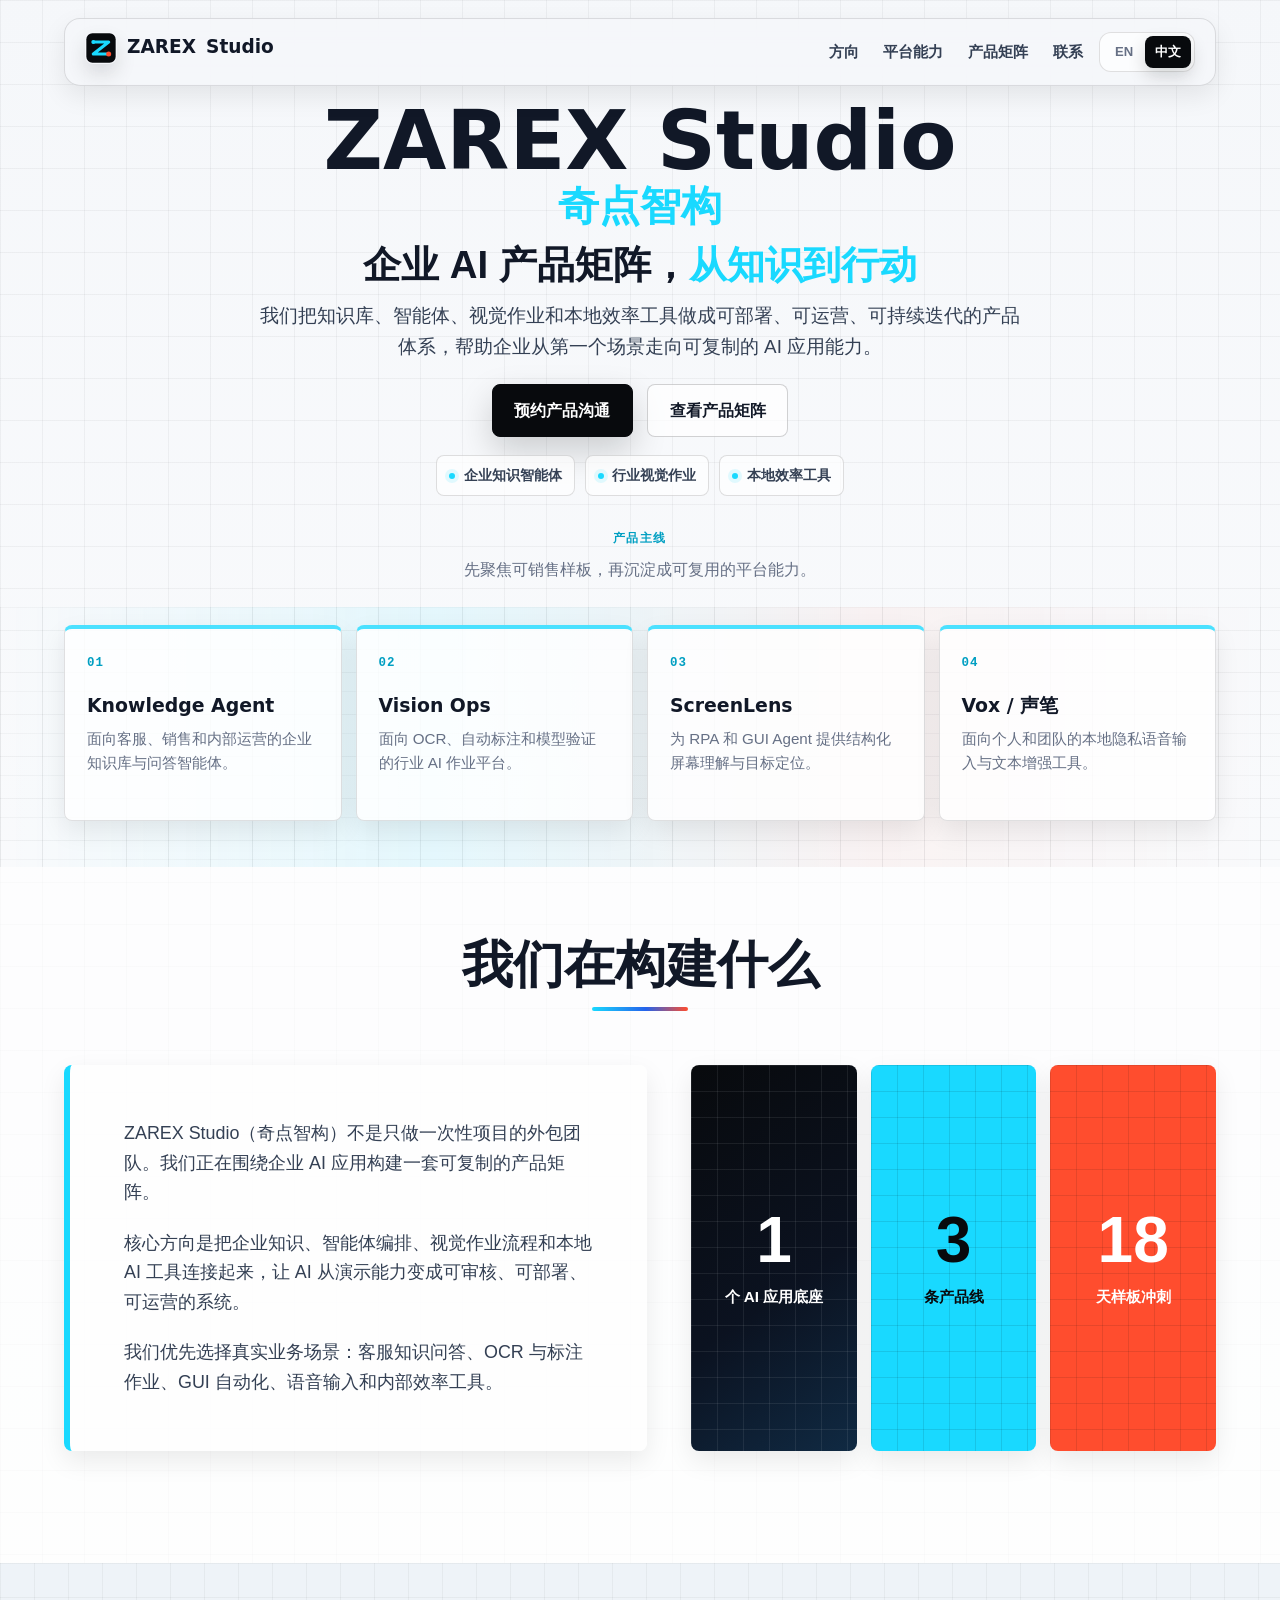
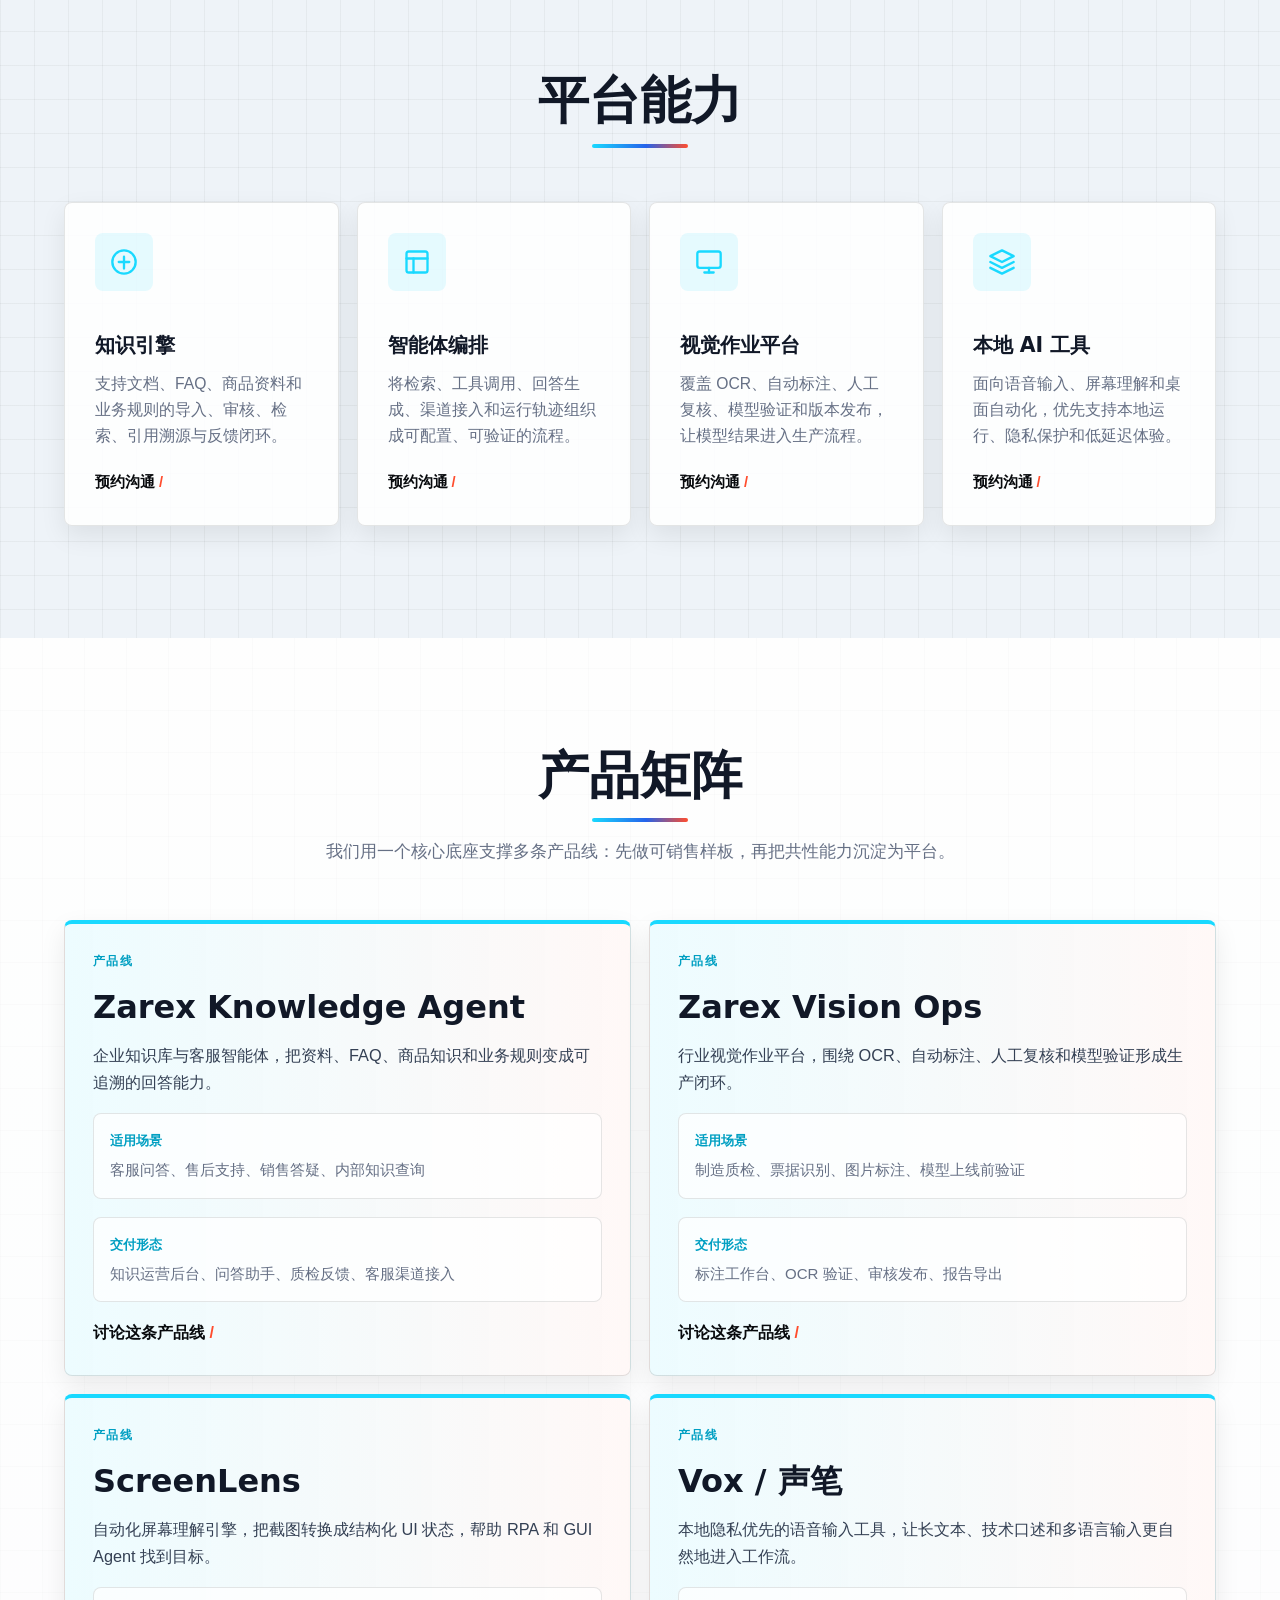
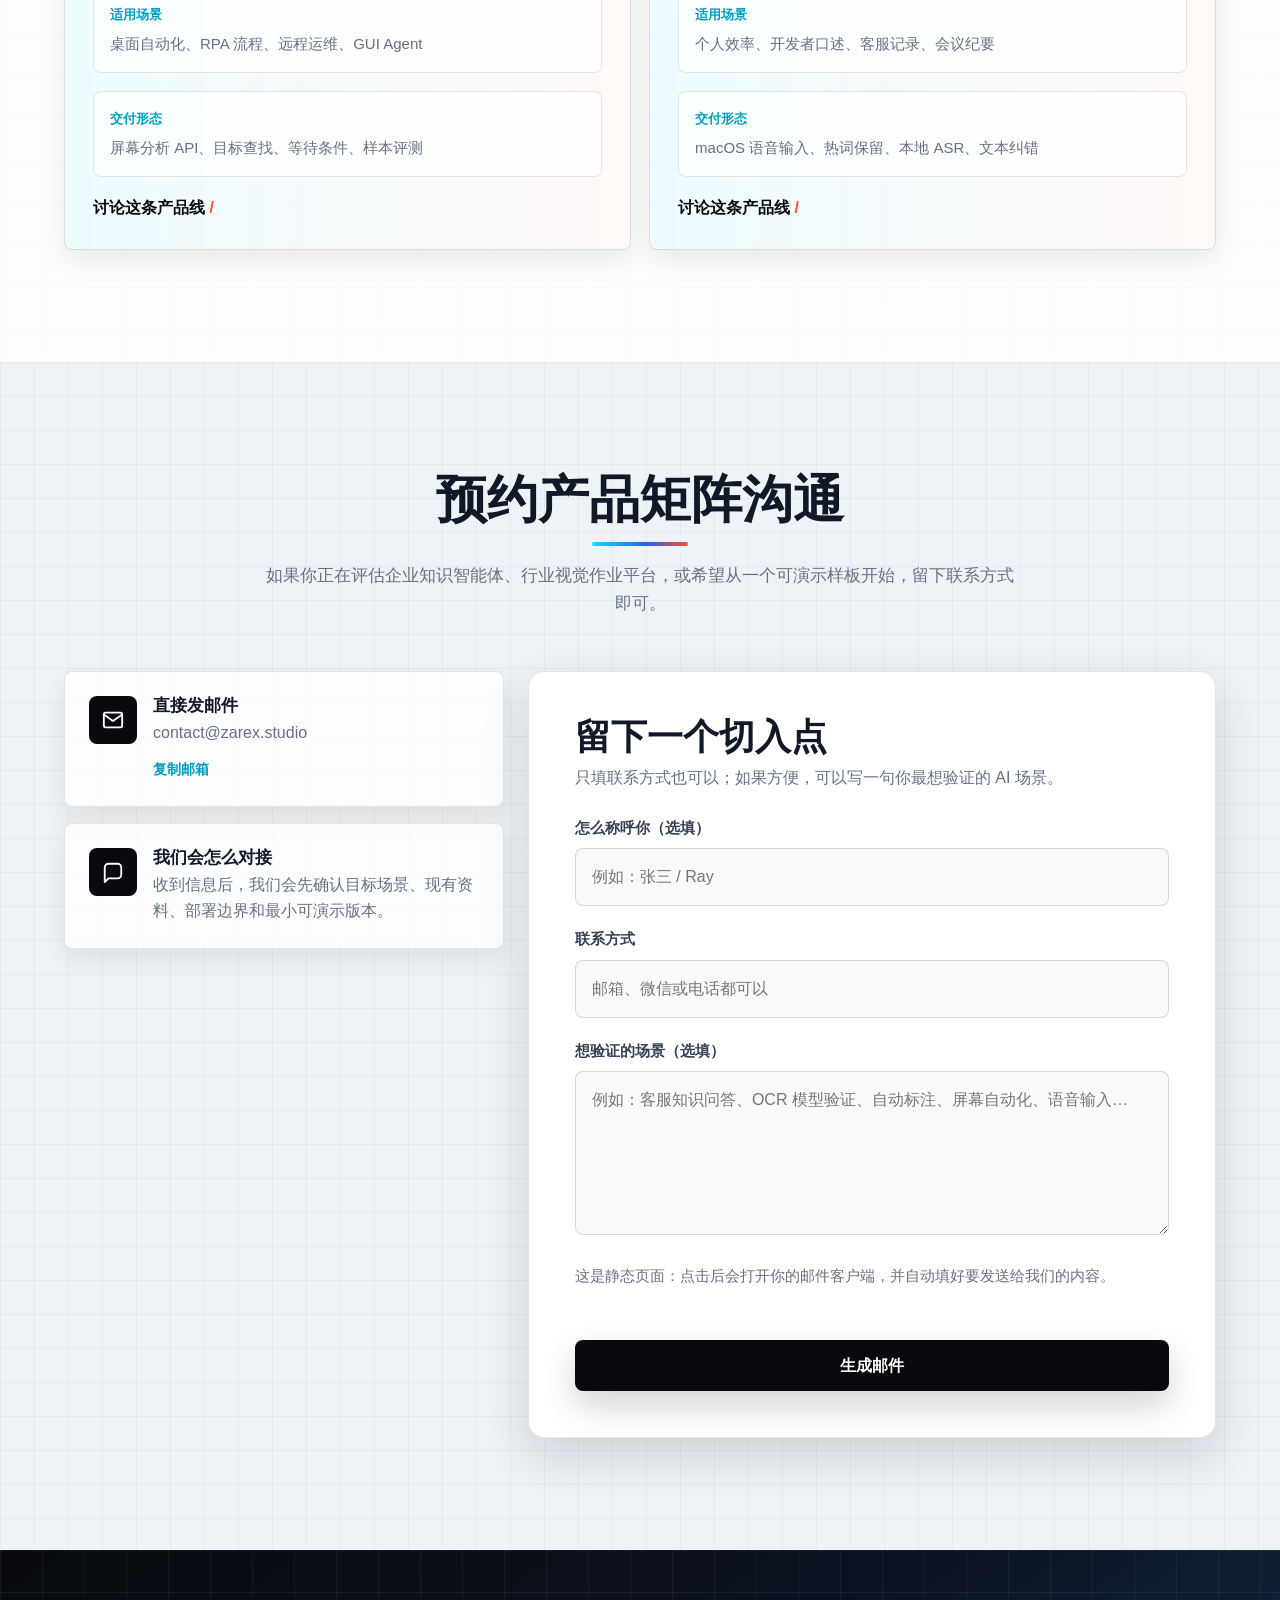
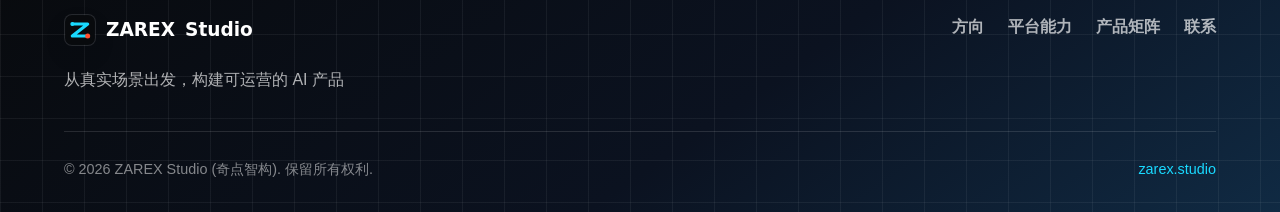
<file: index.html>
<!DOCTYPE html>
<html lang="zh-CN" data-language="zh">
<head>
    <meta charset="UTF-8">
    <meta name="viewport" content="width=device-width, initial-scale=1.0">
    <title>ZAREX Studio 奇点智构 | 企业 AI 产品矩阵与智能体解决方案</title>
    <meta name="description" content="ZAREX Studio（奇点智构）构建企业 AI 产品矩阵，覆盖知识库与客服智能体、行业视觉作业平台、屏幕理解引擎和本地语音输入工具。" data-i18n-content="meta.description">
    <meta name="robots" content="index, follow, max-image-preview:large">
    <meta name="author" content="ZAREX Studio">
    <meta name="application-name" content="ZAREX Studio">
    <meta name="theme-color" content="#080a0d">
    <link rel="canonical" href="https://zarex.studio/">
    <link rel="sitemap" type="application/xml" href="https://zarex.studio/sitemap.xml">
    <link rel="alternate" hreflang="zh-CN" href="https://zarex.studio/">
    <link rel="alternate" hreflang="en" href="https://zarex.studio/en/">
    <link rel="alternate" hreflang="x-default" href="https://zarex.studio/">
    <meta property="og:type" content="website">
    <meta property="og:site_name" content="ZAREX Studio">
    <meta property="og:url" content="https://zarex.studio/">
    <meta property="og:title" content="ZAREX Studio 奇点智构 | 企业 AI 产品矩阵" data-i18n-content="meta.socialTitle">
    <meta property="og:description" content="从知识库、智能体、视觉作业到本地效率工具，构建可部署、可运营、可持续迭代的企业 AI 产品体系。" data-i18n-content="meta.socialDescription">
    <meta property="og:locale" content="zh_CN">
    <meta property="og:locale:alternate" content="en_US">
    <meta property="og:image" content="https://zarex.studio/og-image.png">
    <meta property="og:image:type" content="image/png">
    <meta property="og:image:width" content="1200">
    <meta property="og:image:height" content="630">
    <meta property="og:image:alt" content="ZAREX Studio 奇点智构官网预览图" data-i18n-content="meta.imageAlt">
    <meta name="twitter:card" content="summary_large_image">
    <meta name="twitter:title" content="ZAREX Studio 奇点智构 | 企业 AI 产品矩阵" data-i18n-content="meta.socialTitle">
    <meta name="twitter:description" content="从知识库、智能体、视觉作业到本地效率工具，构建可部署、可运营、可持续迭代的企业 AI 产品体系。" data-i18n-content="meta.socialDescription">
    <meta name="twitter:image" content="https://zarex.studio/og-image.png">
    <meta name="twitter:image:alt" content="ZAREX Studio 奇点智构官网预览图" data-i18n-content="meta.imageAlt">
    <link rel="stylesheet" href="styles.css">
    <link rel="icon" href="favicon.ico" sizes="any">
    <link rel="icon" type="image/svg+xml" href="favicon.svg">
    <link rel="icon" type="image/png" sizes="32x32" href="favicon-32x32.png">
    <link rel="icon" type="image/png" sizes="16x16" href="favicon-16x16.png">
    <link rel="apple-touch-icon" sizes="180x180" href="apple-touch-icon.png">
    <link rel="manifest" href="site.webmanifest">
    <meta name="baidu-site-verification" content="codeva-wmU0uuixjB" />
    <script type="application/ld+json">
        {
            "@context": "https://schema.org",
            "@graph": [
                {
                    "@type": "Organization",
                    "@id": "https://zarex.studio/#organization",
                    "name": "ZAREX Studio",
                    "alternateName": "奇点智构",
                    "url": "https://zarex.studio/",
                    "logo": "https://zarex.studio/logo-mark.png",
                    "email": "contact@zarex.studio",
                    "description": "ZAREX Studio builds an enterprise AI product matrix across knowledge agents, visual AI operations, screen understanding, and local voice input tools.",
                    "areaServed": ["China", "Worldwide"],
                    "knowsAbout": [
                        "Artificial intelligence",
                        "Enterprise knowledge agents",
                        "Agent orchestration",
                        "Visual AI operations",
                        "Local AI productivity tools"
                    ],
                    "contactPoint": {
                        "@type": "ContactPoint",
                        "email": "contact@zarex.studio",
                        "contactType": "Business inquiries",
                        "availableLanguage": ["Chinese", "English"]
                    }
                },
                {
                    "@type": "WebSite",
                    "@id": "https://zarex.studio/#website",
                    "name": "ZAREX Studio",
                    "alternateName": "奇点智构",
                    "url": "https://zarex.studio/",
                    "publisher": {
                        "@id": "https://zarex.studio/#organization"
                    },
                    "inLanguage": ["zh-CN", "en"]
                },
                {
                    "@type": "WebPage",
                    "@id": "https://zarex.studio/#webpage",
                    "url": "https://zarex.studio/",
                    "name": "ZAREX Studio 奇点智构 | 企业 AI 产品矩阵与智能体解决方案",
                    "description": "ZAREX Studio（奇点智构）构建企业 AI 产品矩阵，覆盖知识库与客服智能体、行业视觉作业平台、屏幕理解引擎和本地语音输入工具。",
                    "isPartOf": {
                        "@id": "https://zarex.studio/#website"
                    },
                    "about": {
                        "@id": "https://zarex.studio/#organization"
                    },
                    "inLanguage": "zh-CN"
                },
                {
                    "@type": "ProfessionalService",
                    "@id": "https://zarex.studio/#service",
                    "name": "ZAREX Studio Enterprise AI Product Matrix",
                    "url": "https://zarex.studio/#services",
                    "provider": {
                        "@id": "https://zarex.studio/#organization"
                    },
                    "serviceType": [
                        "Enterprise knowledge agent development",
                        "Agent orchestration",
                        "Visual AI operations",
                        "Local AI productivity tools"
                    ],
                    "areaServed": ["China", "Worldwide"]
                }
            ]
        }
    </script>
</head>
<body>
    <header>
        <div class="container">
            <nav>
                <div class="logo">
                    <a href="index.html">ZAREX <span>Studio</span></a>
                </div>
                <div class="nav-actions">
                    <div class="nav-links">
                        <a href="#about" data-i18n="nav.about">方向</a>
                        <a href="#services" data-i18n="nav.services">平台能力</a>
                        <a href="#projects" data-i18n="nav.projects">产品矩阵</a>
                        <a href="#contact" data-i18n="nav.contact">联系</a>
                    </div>
                    <div class="language-switcher" role="group" aria-label="选择网站语言" data-i18n-aria-label="language.switcherLabel">
                        <button class="language-option" type="button" data-language-option="en" data-language-url="en/index.html" aria-pressed="false">EN</button>
                        <button class="language-option active" type="button" data-language-option="zh" data-language-url="index.html" aria-pressed="true">中文</button>
                    </div>
                    <button
                        class="mobile-menu-btn"
                        type="button"
                        aria-label="打开导航菜单"
                        aria-expanded="false"
                        aria-controls="mobile-nav"
                        data-i18n-aria-label="mobile.menuOpen"
                    >
                        <span></span>
                        <span></span>
                        <span></span>
                    </button>
                </div>
            </nav>
        </div>
    </header>

    <main>
    <section class="hero">
        <div class="container">
            <div class="hero-content">
                <h1 class="reveal-text">ZAREX Studio <span class="subtitle" data-i18n="brand.subtitle">奇点智构</span></h1>
                <h2 class="reveal-text"><span data-i18n="hero.headingLead">企业 AI 产品矩阵，</span><span class="accent" data-i18n="hero.headingAccent">从知识到行动</span><span data-i18n="hero.headingTail"></span></h2>
                <p class="reveal-text" data-i18n="hero.description">我们把知识库、智能体、视觉作业和本地效率工具做成可部署、可运营、可持续迭代的产品体系，帮助企业从第一个场景走向可复制的 AI 应用能力。</p>
                <div class="cta-buttons">
                    <a href="#contact" class="btn btn-primary reveal-element" data-i18n="hero.primaryCta">预约产品沟通</a>
                    <a href="#projects" class="btn btn-secondary reveal-element" data-i18n="hero.secondaryCta">查看产品矩阵</a>
                </div>
                <div class="hero-notes reveal-element" aria-label="核心能力" data-i18n-aria-label="hero.notesLabel">
                    <span data-i18n="hero.noteAi">企业知识智能体</span>
                    <span data-i18n="hero.noteData">行业视觉作业</span>
                    <span data-i18n="hero.noteTools">本地效率工具</span>
                </div>
            </div>
            <div class="hero-value reveal-element" aria-label="你会得到什么" data-i18n-aria-label="hero.valueLabel">
                <div class="value-copy">
                    <span data-i18n="hero.valueLabel">产品主线</span>
                    <p data-i18n="hero.valueIntro">先聚焦可销售样板，再沉淀成可复用的平台能力。</p>
                </div>
                <div class="value-grid">
                    <article class="value-card">
                        <span class="value-index">01</span>
                        <h3 data-i18n="hero.valueLeadTitle">Knowledge Agent</h3>
                        <p data-i18n="hero.valueLeadDescription">面向客服、销售和内部运营的企业知识库与问答智能体。</p>
                    </article>
                    <article class="value-card">
                        <span class="value-index">02</span>
                        <h3 data-i18n="hero.valueEfficiencyTitle">Vision Ops</h3>
                        <p data-i18n="hero.valueEfficiencyDescription">面向 OCR、自动标注和模型验证的行业 AI 作业平台。</p>
                    </article>
                    <article class="value-card">
                        <span class="value-index">03</span>
                        <h3 data-i18n="hero.valueClarityTitle">ScreenLens</h3>
                        <p data-i18n="hero.valueClarityDescription">为 RPA 和 GUI Agent 提供结构化屏幕理解与目标定位。</p>
                    </article>
                    <article class="value-card">
                        <span class="value-index">04</span>
                        <h3 data-i18n="hero.valueAssetTitle">Vox / 声笔</h3>
                        <p data-i18n="hero.valueAssetDescription">面向个人和团队的本地隐私语音输入与文本增强工具。</p>
                    </article>
                </div>
            </div>
        </div>
    </section>

    <section id="about" class="about">
        <div class="container">
            <div class="section-header">
                <h2 class="reveal-text" data-i18n="about.heading">我们在构建什么</h2>
                <div class="divider reveal-element"></div>
            </div>
            <div class="about-content">
                <div class="about-text">
                    <p class="reveal-text" data-i18n="about.paragraphOne">ZAREX Studio（奇点智构）不是只做一次性项目的外包团队。我们正在围绕企业 AI 应用构建一套可复制的产品矩阵。</p>
                    <p class="reveal-text" data-i18n="about.paragraphTwo">核心方向是把企业知识、智能体编排、视觉作业流程和本地 AI 工具连接起来，让 AI 从演示能力变成可审核、可部署、可运营的系统。</p>
                    <p class="reveal-text" data-i18n="about.paragraphThree">我们优先选择真实业务场景：客服知识问答、OCR 与标注作业、GUI 自动化、语音输入和内部效率工具。</p>
                </div>
                <div class="about-stats">
                    <div class="stat-item reveal-element">
                        <div class="stat-number" data-count="1">0</div>
                        <div class="stat-label" data-i18n="about.statExperience">个 AI 应用底座</div>
                    </div>
                    <div class="stat-item reveal-element">
                        <div class="stat-number" data-count="4">0</div>
                        <div class="stat-label" data-i18n="about.statProjects">条产品线</div>
                    </div>
                    <div class="stat-item reveal-element">
                        <div class="stat-number" data-count="30">0</div>
                        <div class="stat-label" data-i18n="about.statExperts">天样板冲刺</div>
                    </div>
                </div>
            </div>
        </div>
    </section>

    <section id="services" class="services">
        <div class="container">
            <div class="section-header">
                <h2 class="reveal-text" data-i18n="services.heading">平台能力</h2>
                <div class="divider reveal-element"></div>
            </div>
            <div class="services-grid">
                <div class="service-card reveal-element">
                    <div class="service-icon">
                        <svg xmlns="http://www.w3.org/2000/svg" viewBox="0 0 24 24" fill="none" stroke="currentColor" stroke-width="2" stroke-linecap="round" stroke-linejoin="round"><path d="M12 22c5.523 0 10-4.477 10-10S17.523 2 12 2 2 6.477 2 12s4.477 10 10 10z"></path><path d="M12 17.5v-10M7.5 12h9"></path></svg>
                    </div>
                    <h3 data-i18n="services.ai.title">知识引擎</h3>
                    <p data-i18n="services.ai.description">支持文档、FAQ、商品资料和业务规则的导入、审核、检索、引用溯源与反馈闭环。</p>
                    <a class="service-link" href="#contact" data-service-link="ai" data-i18n="services.learnMore">预约沟通</a>
                </div>
                <div class="service-card reveal-element">
                    <div class="service-icon">
                        <svg xmlns="http://www.w3.org/2000/svg" viewBox="0 0 24 24" fill="none" stroke="currentColor" stroke-width="2" stroke-linecap="round" stroke-linejoin="round"><rect x="3" y="3" width="18" height="18" rx="2" ry="2"></rect><line x1="3" y1="9" x2="21" y2="9"></line><line x1="9" y1="21" x2="9" y2="9"></line></svg>
                    </div>
                    <h3 data-i18n="services.web.title">智能体编排</h3>
                    <p data-i18n="services.web.description">将检索、工具调用、回答生成、渠道接入和运行轨迹组织成可配置、可验证的流程。</p>
                    <a class="service-link" href="#contact" data-service-link="web" data-i18n="services.learnMore">预约沟通</a>
                </div>
                <div class="service-card reveal-element">
                    <div class="service-icon">
                        <svg xmlns="http://www.w3.org/2000/svg" viewBox="0 0 24 24" fill="none" stroke="currentColor" stroke-width="2" stroke-linecap="round" stroke-linejoin="round"><rect x="2" y="3" width="20" height="14" rx="2" ry="2"></rect><line x1="8" y1="21" x2="16" y2="21"></line><line x1="12" y1="17" x2="12" y2="21"></line></svg>
                    </div>
                    <h3 data-i18n="services.smart.title">视觉作业平台</h3>
                    <p data-i18n="services.smart.description">覆盖 OCR、自动标注、人工复核、模型验证和版本发布，让模型结果进入生产流程。</p>
                    <a class="service-link" href="#contact" data-service-link="smart" data-i18n="services.learnMore">预约沟通</a>
                </div>
                <div class="service-card reveal-element">
                    <div class="service-icon">
                        <svg xmlns="http://www.w3.org/2000/svg" viewBox="0 0 24 24" fill="none" stroke="currentColor" stroke-width="2" stroke-linecap="round" stroke-linejoin="round"><polygon points="12 2 2 7 12 12 22 7 12 2"></polygon><polyline points="2 17 12 22 22 17"></polyline><polyline points="2 12 12 17 22 12"></polyline></svg>
                    </div>
                    <h3 data-i18n="services.data.title">本地 AI 工具</h3>
                    <p data-i18n="services.data.description">面向语音输入、屏幕理解和桌面自动化，优先支持本地运行、隐私保护和低延迟体验。</p>
                    <a class="service-link" href="#contact" data-service-link="data" data-i18n="services.learnMore">预约沟通</a>
                </div>
            </div>
        </div>
    </section>

    <section id="projects" class="projects">
        <div class="container">
            <div class="section-header">
                <h2 class="reveal-text" data-i18n="projects.heading">产品矩阵</h2>
                <div class="divider reveal-element"></div>
                <p class="reveal-text" data-i18n="projects.intro">我们用一个核心底座支撑多条产品线：先做可销售样板，再把共性能力沉淀为平台。</p>
            </div>
            <div class="project-gallery">
                <article class="project-item reveal-element">
                    <span class="project-tag" data-i18n="projects.goodFit">产品线</span>
                    <h3 data-i18n="projects.website.title">Zarex Knowledge Agent</h3>
                    <p data-i18n="projects.website.description">企业知识库与客服智能体，把资料、FAQ、商品知识和业务规则变成可追溯的回答能力。</p>
                    <div class="project-detail">
                        <span data-i18n="projects.inputLabel">适用场景</span>
                        <p data-i18n="projects.website.input">客服问答、售后支持、销售答疑、内部知识查询</p>
                    </div>
                    <div class="project-detail">
                        <span data-i18n="projects.outputLabel">交付形态</span>
                        <p data-i18n="projects.website.output">知识运营后台、问答助手、质检反馈、客服渠道接入</p>
                    </div>
                    <a class="project-cta" href="#contact" data-i18n="projects.discuss">讨论这条产品线</a>
                </article>
                <article class="project-item reveal-element">
                    <span class="project-tag" data-i18n="projects.goodFit">产品线</span>
                    <h3 data-i18n="projects.workflow.title">Zarex Vision Ops</h3>
                    <p data-i18n="projects.workflow.description">行业视觉作业平台，围绕 OCR、自动标注、人工复核和模型验证形成生产闭环。</p>
                    <div class="project-detail">
                        <span data-i18n="projects.inputLabel">适用场景</span>
                        <p data-i18n="projects.workflow.input">制造质检、票据识别、图片标注、模型上线前验证</p>
                    </div>
                    <div class="project-detail">
                        <span data-i18n="projects.outputLabel">交付形态</span>
                        <p data-i18n="projects.workflow.output">标注工作台、OCR 验证、审核发布、报告导出</p>
                    </div>
                    <a class="project-cta" href="#contact" data-i18n="projects.discuss">讨论这条产品线</a>
                </article>
                <article class="project-item reveal-element">
                    <span class="project-tag" data-i18n="projects.goodFit">产品线</span>
                    <h3 data-i18n="projects.assistant.title">ScreenLens</h3>
                    <p data-i18n="projects.assistant.description">自动化屏幕理解引擎，把截图转换成结构化 UI 状态，帮助 RPA 和 GUI Agent 找到目标。</p>
                    <div class="project-detail">
                        <span data-i18n="projects.inputLabel">适用场景</span>
                        <p data-i18n="projects.assistant.input">桌面自动化、RPA 流程、远程运维、GUI Agent</p>
                    </div>
                    <div class="project-detail">
                        <span data-i18n="projects.outputLabel">交付形态</span>
                        <p data-i18n="projects.assistant.output">屏幕分析 API、目标查找、等待条件、样本评测</p>
                    </div>
                    <a class="project-cta" href="#contact" data-i18n="projects.discuss">讨论这条产品线</a>
                </article>
                <article class="project-item reveal-element">
                    <span class="project-tag" data-i18n="projects.goodFit">产品线</span>
                    <h3 data-i18n="projects.dashboard.title">Vox / 声笔</h3>
                    <p data-i18n="projects.dashboard.description">本地隐私优先的语音输入工具，让长文本、技术口述和多语言输入更自然地进入工作流。</p>
                    <div class="project-detail">
                        <span data-i18n="projects.inputLabel">适用场景</span>
                        <p data-i18n="projects.dashboard.input">个人效率、开发者口述、客服记录、会议纪要</p>
                    </div>
                    <div class="project-detail">
                        <span data-i18n="projects.outputLabel">交付形态</span>
                        <p data-i18n="projects.dashboard.output">macOS 语音输入、热词保留、本地 ASR、文本纠错</p>
                    </div>
                    <a class="project-cta" href="#contact" data-i18n="projects.discuss">讨论这条产品线</a>
                </article>
            </div>
        </div>
    </section>

    <section id="contact" class="contact">
        <div class="container">
            <div class="section-header">
                <h2 class="reveal-text" data-i18n="contact.heading">预约产品矩阵沟通</h2>
                <div class="divider reveal-element"></div>
                <p class="reveal-text" data-i18n="contact.intro">如果你正在评估企业知识智能体、行业视觉作业平台，或希望从一个可演示样板开始，留下联系方式即可。</p>
            </div>
            <div class="contact-content">
                <div class="contact-info">
                    <div class="contact-item reveal-element">
                        <div class="contact-icon">
                            <svg xmlns="http://www.w3.org/2000/svg" viewBox="0 0 24 24" fill="none" stroke="currentColor" stroke-width="2" stroke-linecap="round" stroke-linejoin="round"><path d="M4 4h16c1.1 0 2 .9 2 2v12c0 1.1-.9 2-2 2H4c-1.1 0-2-.9-2-2V6c0-1.1.9-2 2-2z"></path><polyline points="22,6 12,13 2,6"></polyline></svg>
                        </div>
                        <div class="contact-text">
                            <h3 data-i18n="contact.emailLabel">直接发邮件</h3>
                            <p><a href="mailto:contact@zarex.studio">contact@zarex.studio</a></p>
                            <button class="contact-copy" type="button" data-copy-text="contact@zarex.studio" data-i18n="contact.copyEmail">复制邮箱</button>
                        </div>
                    </div>
                    <div class="contact-item reveal-element">
                        <div class="contact-icon">
                            <svg xmlns="http://www.w3.org/2000/svg" viewBox="0 0 24 24" fill="none" stroke="currentColor" stroke-width="2" stroke-linecap="round" stroke-linejoin="round"><path d="M21 15a4 4 0 0 1-4 4H7l-4 4V7a4 4 0 0 1 4-4h10a4 4 0 0 1 4 4z"></path></svg>
                        </div>
                        <div class="contact-text">
                            <h3 data-i18n="contact.responseLabel">我们会怎么对接</h3>
                            <p data-i18n="contact.responseValue">收到信息后，我们会先确认目标场景、现有资料、部署边界和最小可演示版本。</p>
                        </div>
                    </div>
                </div>
                <form class="contact-form reveal-form" novalidate>
                    <div class="form-intro">
                        <h3 data-i18n="contact.formTitle">留下一个切入点</h3>
                        <p data-i18n="contact.formIntro">只填联系方式也可以；如果方便，可以写一句你最想验证的 AI 场景。</p>
                    </div>
                    <div class="form-group">
                        <label for="contact-name" data-i18n="contact.nameLabel">怎么称呼你（选填）</label>
                        <input id="contact-name" name="name" type="text" placeholder="例如：张三 / Ray" data-i18n-placeholder="contact.namePlaceholder" autocomplete="name">
                    </div>
                    <div class="form-group">
                        <label for="contact-contact" data-i18n="contact.contactInputLabel">联系方式</label>
                        <input id="contact-contact" name="contact" type="text" placeholder="邮箱、微信或电话都可以" data-i18n-placeholder="contact.contactPlaceholder" autocomplete="email" spellcheck="false" required>
                    </div>
                    <div class="form-group">
                        <label for="contact-message" data-i18n="contact.messageLabel">想验证的场景（选填）</label>
                        <textarea id="contact-message" name="message" placeholder="例如：客服知识问答、OCR 模型验证、自动标注、屏幕自动化、语音输入…" data-i18n-placeholder="contact.messagePlaceholder" rows="5"></textarea>
                    </div>
                    <p class="form-hint" data-i18n="contact.formHint">这是静态页面：点击后会打开你的邮件客户端，并自动填好要发送给我们的内容。</p>
                    <p class="form-status" role="status" aria-live="polite"></p>
                    <button type="submit" class="btn btn-primary" data-i18n="contact.submit">生成邮件</button>
                </form>
            </div>
        </div>
    </section>

    </main>

    <footer>
        <div class="container">
            <div class="footer-content">
                <div class="footer-logo">
                    <a href="index.html">ZAREX <span>Studio</span></a>
                    <p data-i18n="footer.tagline">从真实场景出发，构建可运营的 AI 产品</p>
                </div>
                <div class="footer-links">
                    <a href="#about" data-i18n="nav.about">方向</a>
                    <a href="#services" data-i18n="nav.services">平台能力</a>
                    <a href="#projects" data-i18n="nav.projects">产品矩阵</a>
                    <a href="#contact" data-i18n="nav.contact">联系</a>
                </div>
            </div>
            <div class="footer-bottom">
                <p data-i18n="footer.copyright">&copy; 2026 ZAREX Studio (奇点智构). 保留所有权利.</p>
                <p><a href="https://zarex.studio">zarex.studio</a></p>
            </div>
        </div>
    </footer>

    <script src="script.js" defer></script>
</body>
</html>
</file>
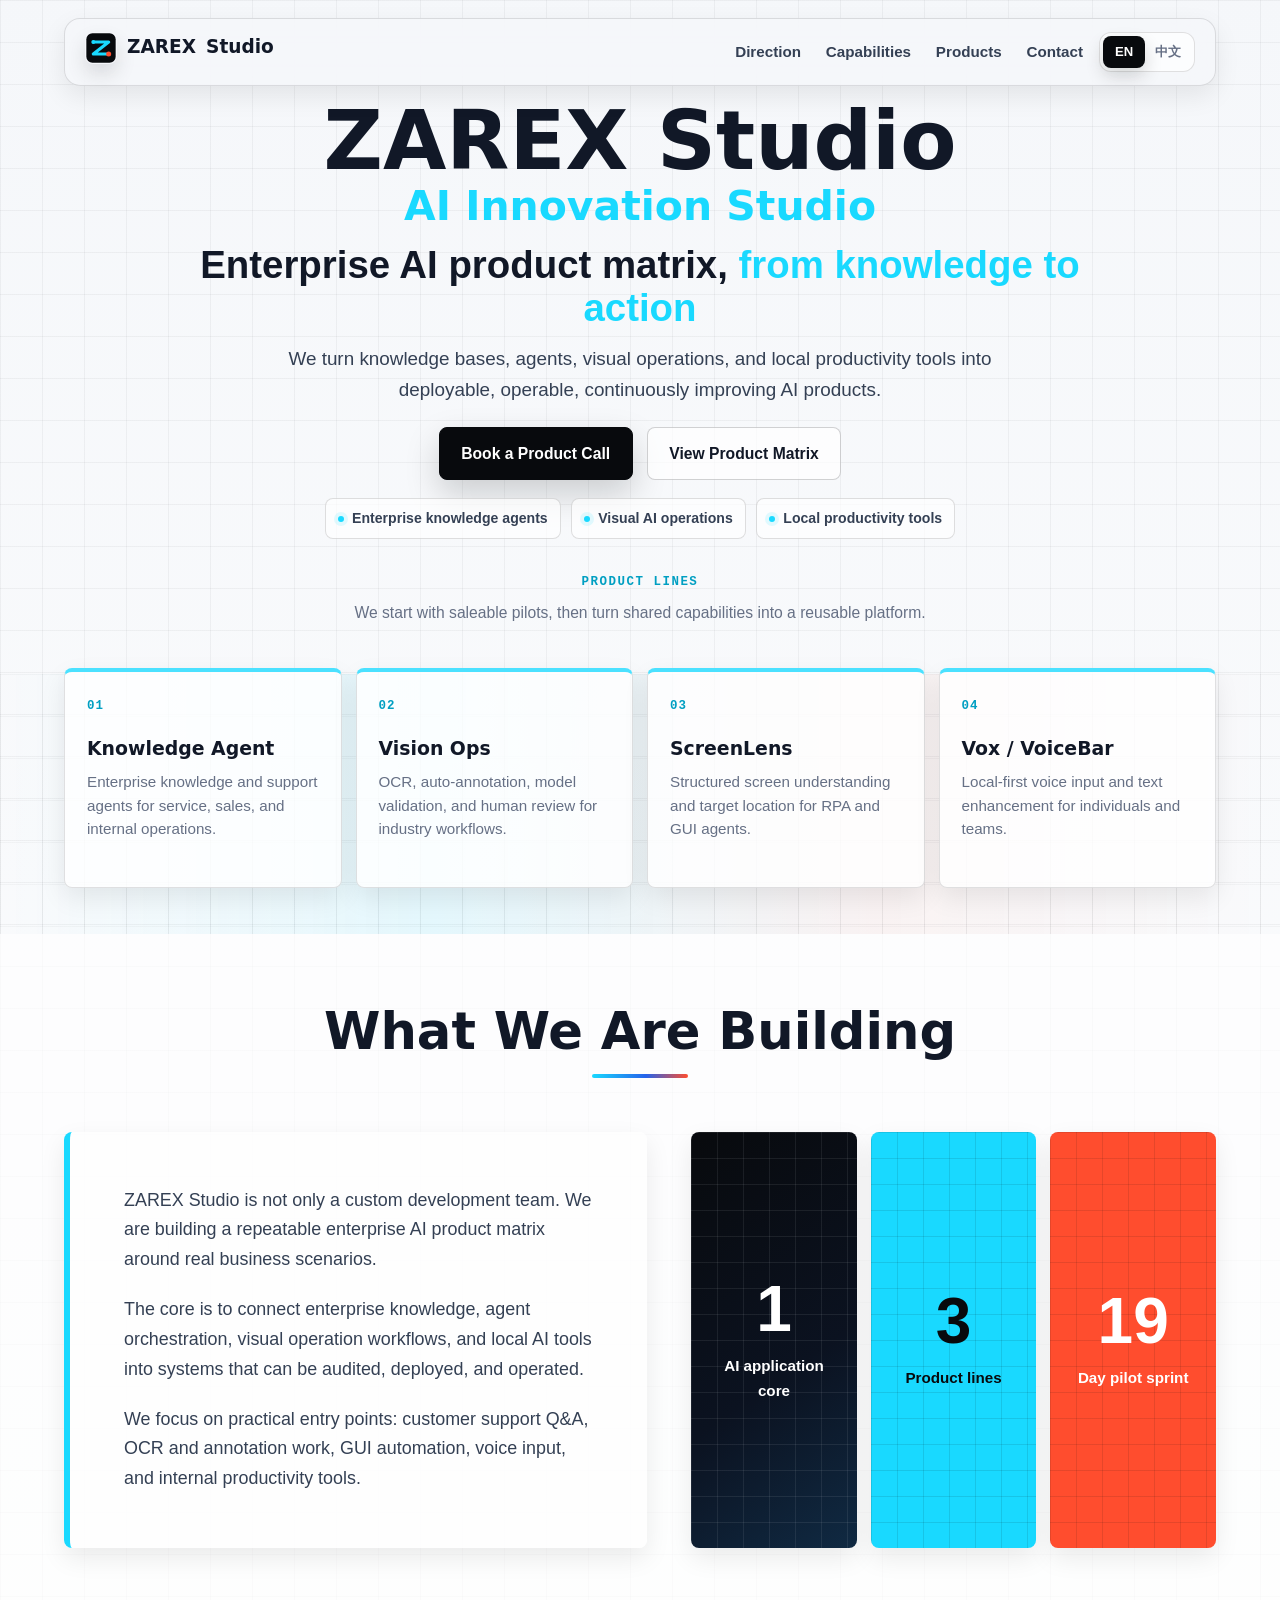
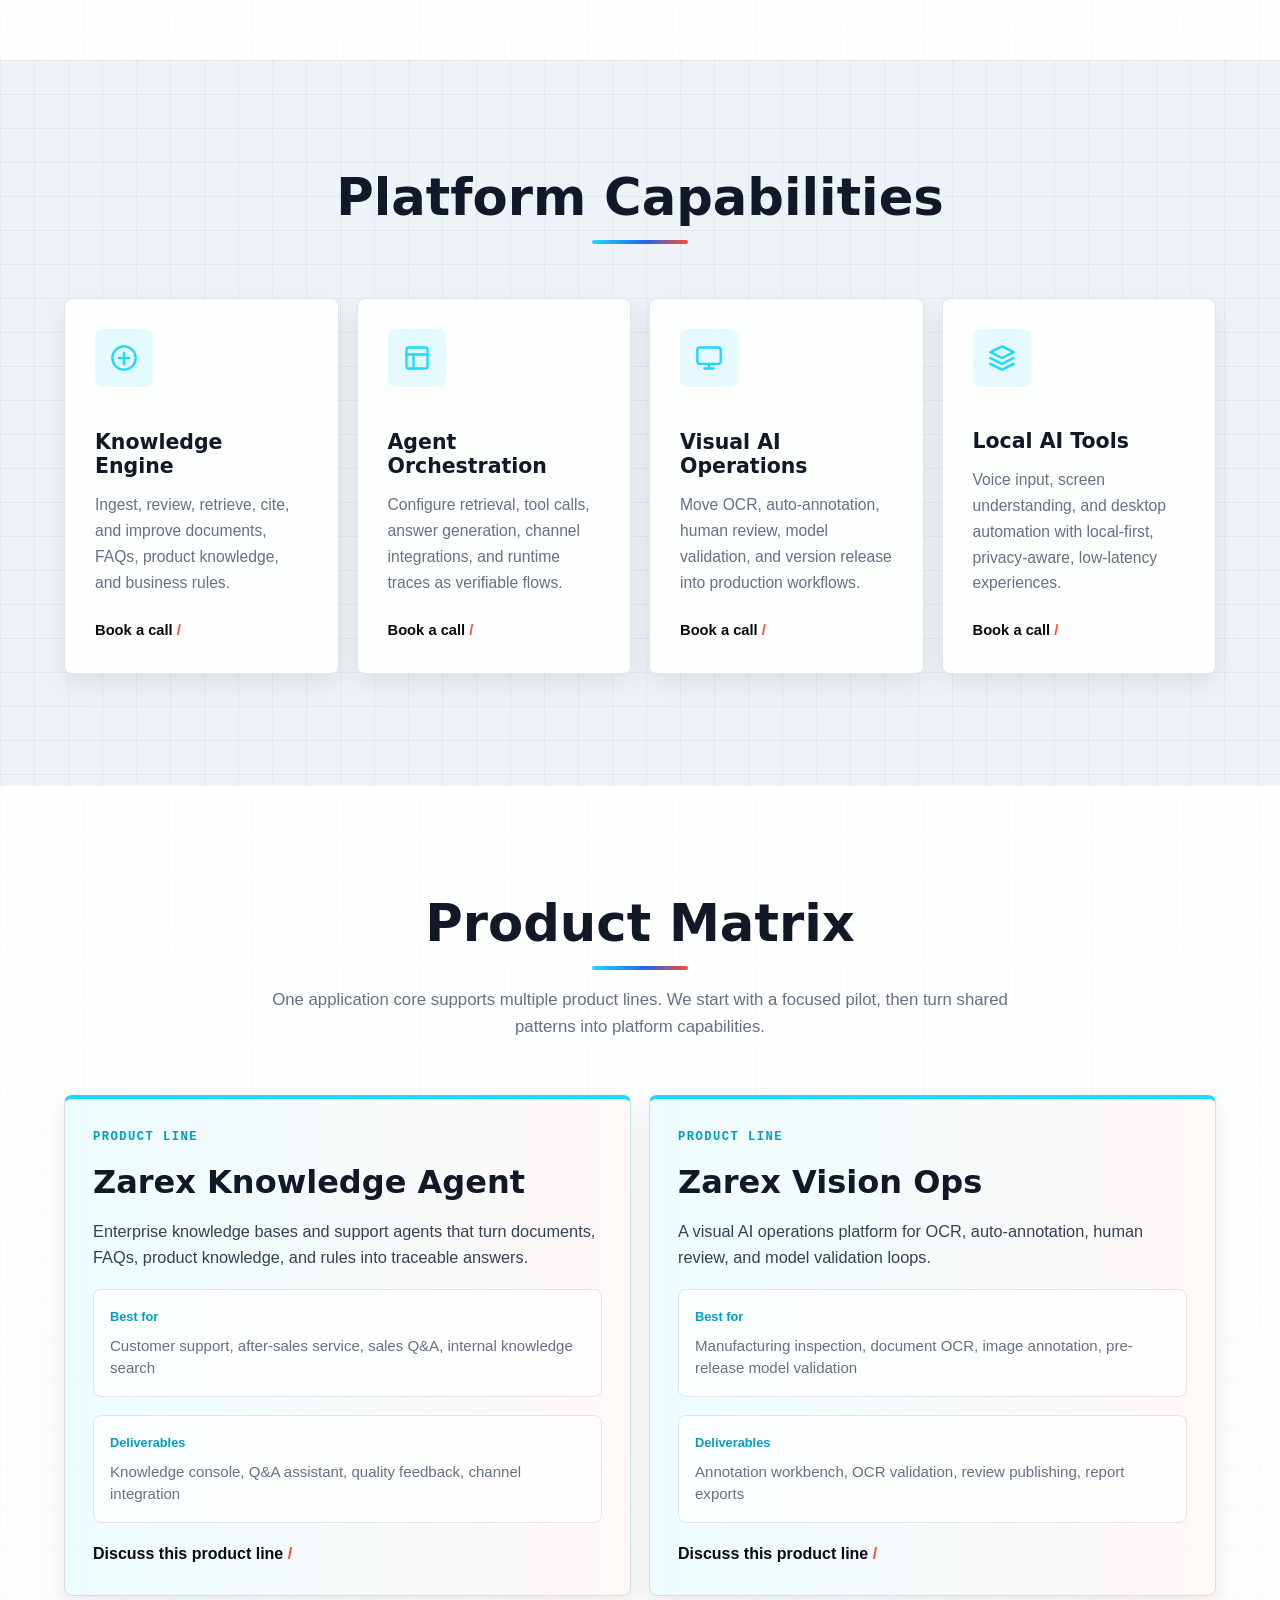
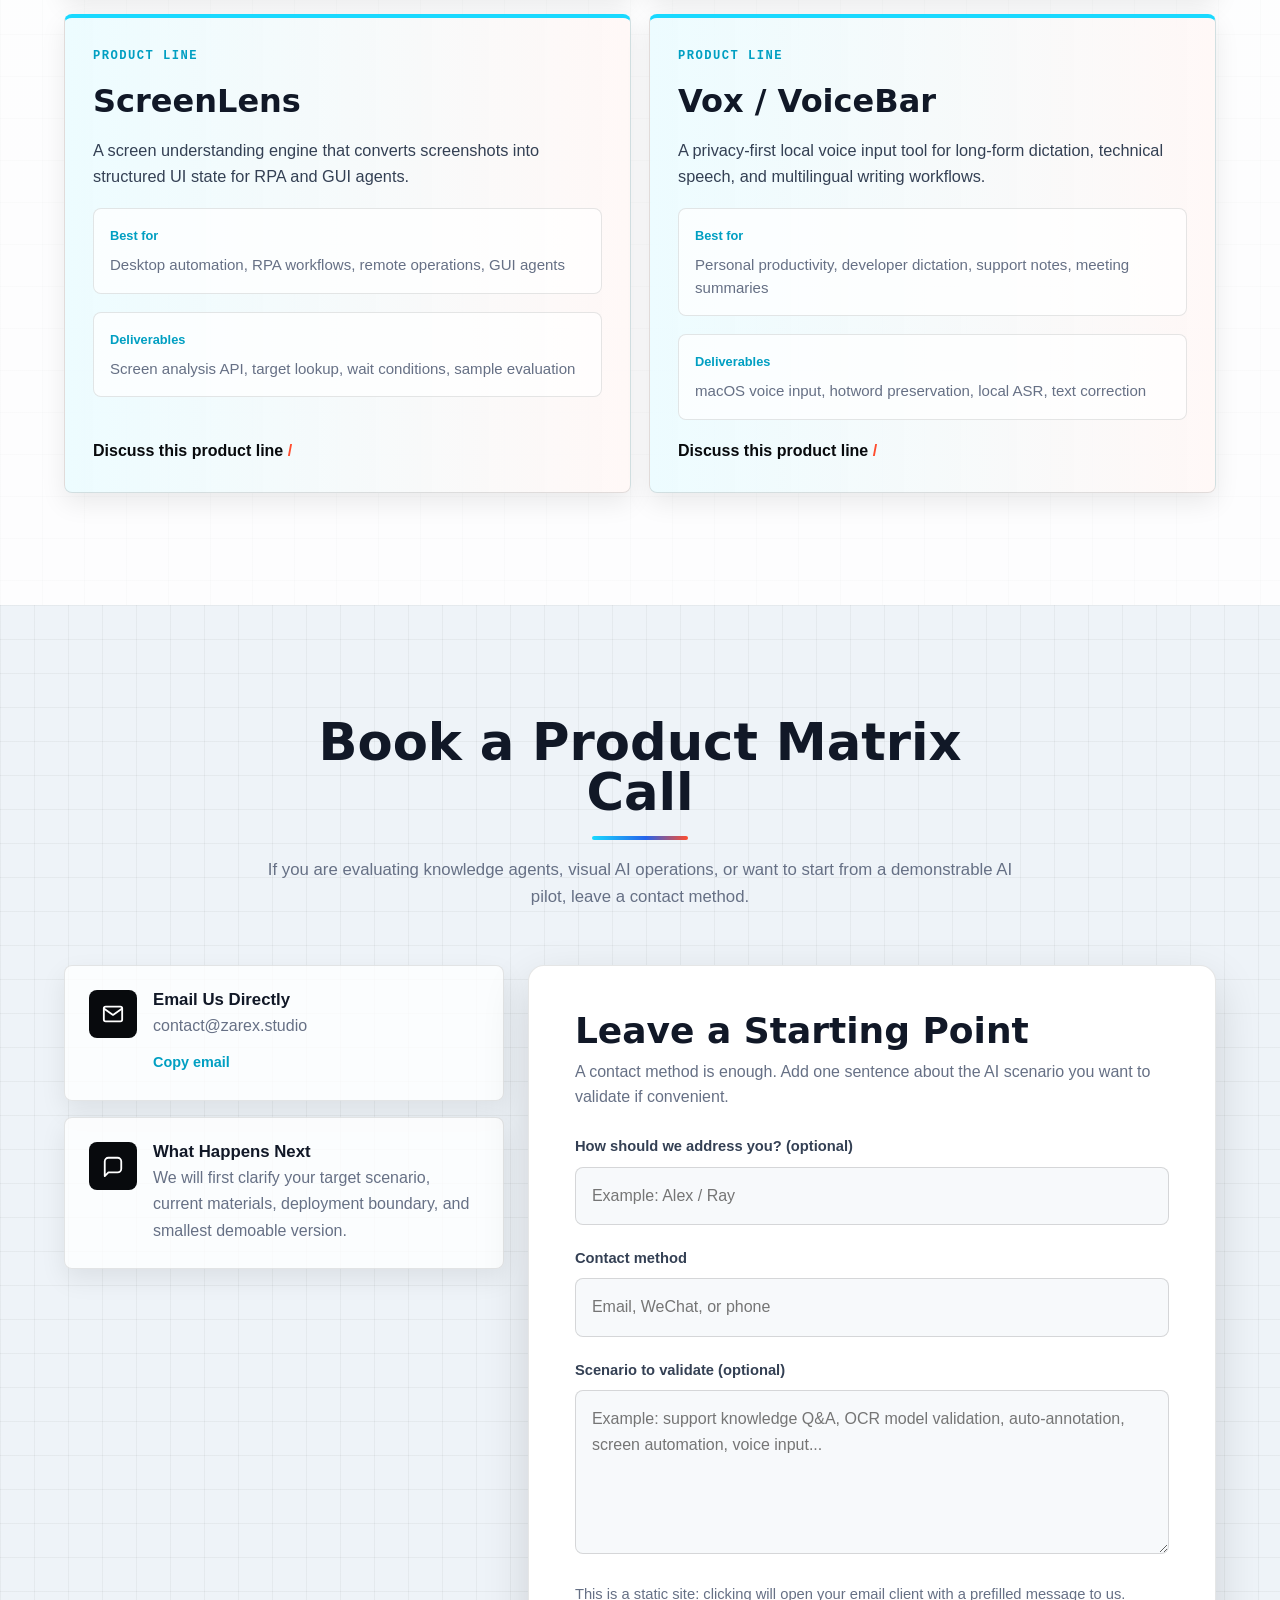
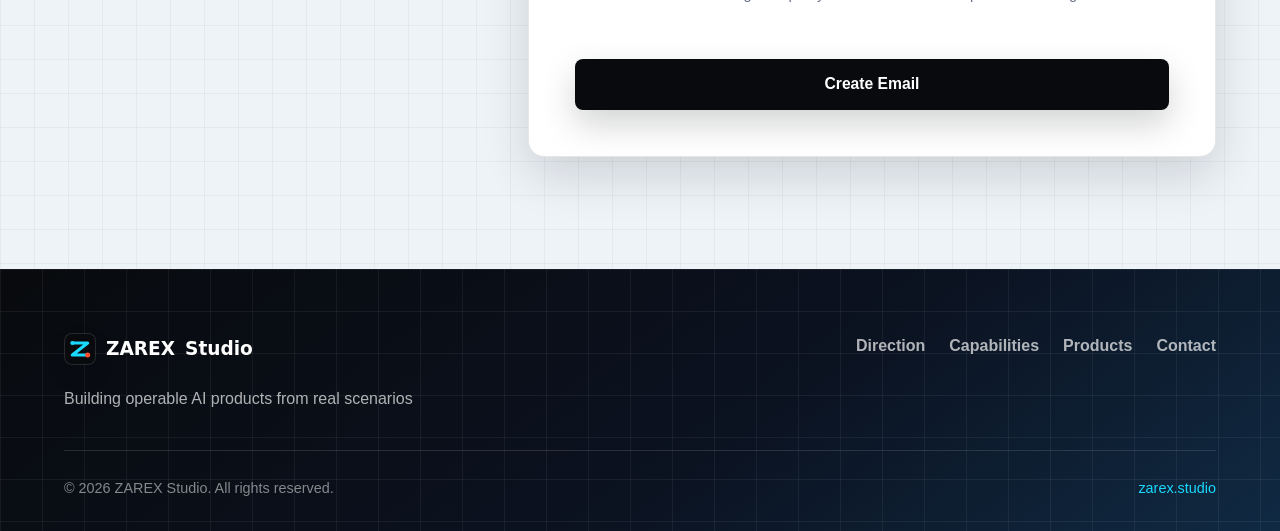
<file: en/index.html>
<!DOCTYPE html>
<html lang="en" data-language="en">
<head>
    <meta charset="UTF-8">
    <meta name="viewport" content="width=device-width, initial-scale=1.0">
    <title>ZAREX Studio | Enterprise AI Product Matrix and Agent Solutions</title>
    <meta name="description" content="ZAREX Studio builds an enterprise AI product matrix across knowledge agents, visual AI operations, screen understanding, and local voice input tools." data-i18n-content="meta.description">
    <meta name="robots" content="index, follow, max-image-preview:large">
    <meta name="author" content="ZAREX Studio">
    <meta name="application-name" content="ZAREX Studio">
    <meta name="theme-color" content="#080a0d">
    <link rel="canonical" href="https://zarex.studio/en/">
    <link rel="sitemap" type="application/xml" href="https://zarex.studio/sitemap.xml">
    <link rel="alternate" hreflang="zh-CN" href="https://zarex.studio/">
    <link rel="alternate" hreflang="en" href="https://zarex.studio/en/">
    <link rel="alternate" hreflang="x-default" href="https://zarex.studio/">
    <meta property="og:type" content="website">
    <meta property="og:site_name" content="ZAREX Studio">
    <meta property="og:url" content="https://zarex.studio/en/">
    <meta property="og:title" content="ZAREX Studio | Enterprise AI Product Matrix" data-i18n-content="meta.socialTitle">
    <meta property="og:description" content="A deployable and operable AI product system spanning knowledge agents, visual operations, screen understanding, and local productivity tools." data-i18n-content="meta.socialDescription">
    <meta property="og:locale" content="en_US">
    <meta property="og:locale:alternate" content="zh_CN">
    <meta property="og:image" content="https://zarex.studio/og-image.png">
    <meta property="og:image:type" content="image/png">
    <meta property="og:image:width" content="1200">
    <meta property="og:image:height" content="630">
    <meta property="og:image:alt" content="ZAREX Studio website social preview" data-i18n-content="meta.imageAlt">
    <meta name="twitter:card" content="summary_large_image">
    <meta name="twitter:title" content="ZAREX Studio | Enterprise AI Product Matrix" data-i18n-content="meta.socialTitle">
    <meta name="twitter:description" content="A deployable and operable AI product system spanning knowledge agents, visual operations, screen understanding, and local productivity tools." data-i18n-content="meta.socialDescription">
    <meta name="twitter:image" content="https://zarex.studio/og-image.png">
    <meta name="twitter:image:alt" content="ZAREX Studio website social preview" data-i18n-content="meta.imageAlt">
    <link rel="stylesheet" href="../styles.css">
    <link rel="icon" href="../favicon.ico" sizes="any">
    <link rel="icon" type="image/svg+xml" href="../favicon.svg">
    <link rel="icon" type="image/png" sizes="32x32" href="../favicon-32x32.png">
    <link rel="icon" type="image/png" sizes="16x16" href="../favicon-16x16.png">
    <link rel="apple-touch-icon" sizes="180x180" href="../apple-touch-icon.png">
    <link rel="manifest" href="../site.webmanifest">
    <meta name="baidu-site-verification" content="codeva-wmU0uuixjB" />
    <script type="application/ld+json">
        {
            "@context": "https://schema.org",
            "@graph": [
                {
                    "@type": "Organization",
                    "@id": "https://zarex.studio/#organization",
                    "name": "ZAREX Studio",
                    "alternateName": "奇点智构",
                    "url": "https://zarex.studio/",
                    "logo": "https://zarex.studio/logo-mark.png",
                    "email": "contact@zarex.studio",
                    "description": "ZAREX Studio builds an enterprise AI product matrix across knowledge agents, visual AI operations, screen understanding, and local voice input tools.",
                    "areaServed": ["China", "Worldwide"],
                    "knowsAbout": [
                        "Artificial intelligence",
                        "Enterprise knowledge agents",
                        "Agent orchestration",
                        "Visual AI operations",
                        "Local AI productivity tools"
                    ],
                    "contactPoint": {
                        "@type": "ContactPoint",
                        "email": "contact@zarex.studio",
                        "contactType": "Business inquiries",
                        "availableLanguage": ["Chinese", "English"]
                    }
                },
                {
                    "@type": "WebSite",
                    "@id": "https://zarex.studio/#website",
                    "name": "ZAREX Studio",
                    "alternateName": "奇点智构",
                    "url": "https://zarex.studio/",
                    "publisher": {
                        "@id": "https://zarex.studio/#organization"
                    },
                    "inLanguage": ["zh-CN", "en"]
                },
                {
                    "@type": "WebPage",
                    "@id": "https://zarex.studio/en/#webpage",
                    "url": "https://zarex.studio/en/",
                    "name": "ZAREX Studio | Enterprise AI Product Matrix and Agent Solutions",
                    "description": "ZAREX Studio builds an enterprise AI product matrix across knowledge agents, visual AI operations, screen understanding, and local voice input tools.",
                    "isPartOf": {
                        "@id": "https://zarex.studio/#website"
                    },
                    "about": {
                        "@id": "https://zarex.studio/#organization"
                    },
                    "inLanguage": "en"
                },
                {
                    "@type": "ProfessionalService",
                    "@id": "https://zarex.studio/#service",
                    "name": "ZAREX Studio Enterprise AI Product Matrix",
                    "url": "https://zarex.studio/#services",
                    "provider": {
                        "@id": "https://zarex.studio/#organization"
                    },
                    "serviceType": [
                        "Enterprise knowledge agent development",
                        "Agent orchestration",
                        "Visual AI operations",
                        "Local AI productivity tools"
                    ],
                    "areaServed": ["China", "Worldwide"]
                }
            ]
        }
    </script>
</head>
<body>
    <header>
        <div class="container">
            <nav>
                <div class="logo">
                    <a href="../index.html">ZAREX <span>Studio</span></a>
                </div>
                <div class="nav-actions">
                    <div class="nav-links">
                        <a href="#about" data-i18n="nav.about">Direction</a>
                        <a href="#services" data-i18n="nav.services">Capabilities</a>
                        <a href="#projects" data-i18n="nav.projects">Products</a>
                        <a href="#contact" data-i18n="nav.contact">Contact</a>
                    </div>
                    <div class="language-switcher" role="group" aria-label="Select website language" data-i18n-aria-label="language.switcherLabel">
                        <button class="language-option active" type="button" data-language-option="en" data-language-url="index.html" aria-pressed="true">EN</button>
                        <button class="language-option" type="button" data-language-option="zh" data-language-url="../index.html" aria-pressed="false">中文</button>
                    </div>
                    <button
                        class="mobile-menu-btn"
                        type="button"
                        aria-label="Open navigation menu"
                        aria-expanded="false"
                        aria-controls="mobile-nav"
                        data-i18n-aria-label="mobile.menuOpen"
                    >
                        <span></span>
                        <span></span>
                        <span></span>
                    </button>
                </div>
            </nav>
        </div>
    </header>

    <main>
    <section class="hero">
        <div class="container">
            <div class="hero-content">
                <h1 class="reveal-text">ZAREX Studio <span class="subtitle" data-i18n="brand.subtitle">AI Innovation Studio</span></h1>
                <h2 class="reveal-text"><span data-i18n="hero.headingLead">Enterprise AI product matrix, </span><span class="accent" data-i18n="hero.headingAccent">from knowledge to action</span><span data-i18n="hero.headingTail"></span></h2>
                <p class="reveal-text" data-i18n="hero.description">We turn knowledge bases, agents, visual operations, and local productivity tools into deployable, operable, continuously improving AI products.</p>
                <div class="cta-buttons">
                    <a href="#contact" class="btn btn-primary reveal-element" data-i18n="hero.primaryCta">Book a Product Call</a>
                    <a href="#projects" class="btn btn-secondary reveal-element" data-i18n="hero.secondaryCta">View Product Matrix</a>
                </div>
                <div class="hero-notes reveal-element" aria-label="Core capabilities" data-i18n-aria-label="hero.notesLabel">
                    <span data-i18n="hero.noteAi">Enterprise knowledge agents</span>
                    <span data-i18n="hero.noteData">Visual AI operations</span>
                    <span data-i18n="hero.noteTools">Local productivity tools</span>
                </div>
            </div>
            <div class="hero-value reveal-element" aria-label="What you get" data-i18n-aria-label="hero.valueLabel">
                <div class="value-copy">
                    <span data-i18n="hero.valueLabel">Product lines</span>
                    <p data-i18n="hero.valueIntro">We start with saleable pilots, then turn shared capabilities into a reusable platform.</p>
                </div>
                <div class="value-grid">
                    <article class="value-card">
                        <span class="value-index">01</span>
                        <h3 data-i18n="hero.valueLeadTitle">Knowledge Agent</h3>
                        <p data-i18n="hero.valueLeadDescription">Enterprise knowledge and support agents for service, sales, and internal operations.</p>
                    </article>
                    <article class="value-card">
                        <span class="value-index">02</span>
                        <h3 data-i18n="hero.valueEfficiencyTitle">Vision Ops</h3>
                        <p data-i18n="hero.valueEfficiencyDescription">OCR, auto-annotation, model validation, and human review for industry workflows.</p>
                    </article>
                    <article class="value-card">
                        <span class="value-index">03</span>
                        <h3 data-i18n="hero.valueClarityTitle">ScreenLens</h3>
                        <p data-i18n="hero.valueClarityDescription">Structured screen understanding and target location for RPA and GUI agents.</p>
                    </article>
                    <article class="value-card">
                        <span class="value-index">04</span>
                        <h3 data-i18n="hero.valueAssetTitle">Vox / VoiceBar</h3>
                        <p data-i18n="hero.valueAssetDescription">Local-first voice input and text enhancement for individuals and teams.</p>
                    </article>
                </div>
            </div>
        </div>
    </section>

    <section id="about" class="about">
        <div class="container">
            <div class="section-header">
                <h2 class="reveal-text" data-i18n="about.heading">What We Are Building</h2>
                <div class="divider reveal-element"></div>
            </div>
            <div class="about-content">
                <div class="about-text">
                    <p class="reveal-text" data-i18n="about.paragraphOne">ZAREX Studio is not only a custom development team. We are building a repeatable enterprise AI product matrix around real business scenarios.</p>
                    <p class="reveal-text" data-i18n="about.paragraphTwo">The core is to connect enterprise knowledge, agent orchestration, visual operation workflows, and local AI tools into systems that can be audited, deployed, and operated.</p>
                    <p class="reveal-text" data-i18n="about.paragraphThree">We focus on practical entry points: customer support Q&A, OCR and annotation work, GUI automation, voice input, and internal productivity tools.</p>
                </div>
                <div class="about-stats">
                    <div class="stat-item reveal-element">
                        <div class="stat-number" data-count="1">0</div>
                        <div class="stat-label" data-i18n="about.statExperience">AI application core</div>
                    </div>
                    <div class="stat-item reveal-element">
                        <div class="stat-number" data-count="4">0</div>
                        <div class="stat-label" data-i18n="about.statProjects">Product lines</div>
                    </div>
                    <div class="stat-item reveal-element">
                        <div class="stat-number" data-count="30">0</div>
                        <div class="stat-label" data-i18n="about.statExperts">Day pilot sprint</div>
                    </div>
                </div>
            </div>
        </div>
    </section>

    <section id="services" class="services">
        <div class="container">
            <div class="section-header">
                <h2 class="reveal-text" data-i18n="services.heading">Platform Capabilities</h2>
                <div class="divider reveal-element"></div>
            </div>
            <div class="services-grid">
                <div class="service-card reveal-element">
                    <div class="service-icon">
                        <svg xmlns="http://www.w3.org/2000/svg" viewBox="0 0 24 24" fill="none" stroke="currentColor" stroke-width="2" stroke-linecap="round" stroke-linejoin="round"><path d="M12 22c5.523 0 10-4.477 10-10S17.523 2 12 2 2 6.477 2 12s4.477 10 10 10z"></path><path d="M12 17.5v-10M7.5 12h9"></path></svg>
                    </div>
                    <h3 data-i18n="services.ai.title">Knowledge Engine</h3>
                    <p data-i18n="services.ai.description">Ingest, review, retrieve, cite, and improve documents, FAQs, product knowledge, and business rules.</p>
                    <a class="service-link" href="#contact" data-service-link="ai" data-i18n="services.learnMore">Book a call</a>
                </div>
                <div class="service-card reveal-element">
                    <div class="service-icon">
                        <svg xmlns="http://www.w3.org/2000/svg" viewBox="0 0 24 24" fill="none" stroke="currentColor" stroke-width="2" stroke-linecap="round" stroke-linejoin="round"><rect x="3" y="3" width="18" height="18" rx="2" ry="2"></rect><line x1="3" y1="9" x2="21" y2="9"></line><line x1="9" y1="21" x2="9" y2="9"></line></svg>
                    </div>
                    <h3 data-i18n="services.web.title">Agent Orchestration</h3>
                    <p data-i18n="services.web.description">Configure retrieval, tool calls, answer generation, channel integrations, and runtime traces as verifiable flows.</p>
                    <a class="service-link" href="#contact" data-service-link="web" data-i18n="services.learnMore">Book a call</a>
                </div>
                <div class="service-card reveal-element">
                    <div class="service-icon">
                        <svg xmlns="http://www.w3.org/2000/svg" viewBox="0 0 24 24" fill="none" stroke="currentColor" stroke-width="2" stroke-linecap="round" stroke-linejoin="round"><rect x="2" y="3" width="20" height="14" rx="2" ry="2"></rect><line x1="8" y1="21" x2="16" y2="21"></line><line x1="12" y1="17" x2="12" y2="21"></line></svg>
                    </div>
                    <h3 data-i18n="services.smart.title">Visual AI Operations</h3>
                    <p data-i18n="services.smart.description">Move OCR, auto-annotation, human review, model validation, and version release into production workflows.</p>
                    <a class="service-link" href="#contact" data-service-link="smart" data-i18n="services.learnMore">Book a call</a>
                </div>
                <div class="service-card reveal-element">
                    <div class="service-icon">
                        <svg xmlns="http://www.w3.org/2000/svg" viewBox="0 0 24 24" fill="none" stroke="currentColor" stroke-width="2" stroke-linecap="round" stroke-linejoin="round"><polygon points="12 2 2 7 12 12 22 7 12 2"></polygon><polyline points="2 17 12 22 22 17"></polyline><polyline points="2 12 12 17 22 12"></polyline></svg>
                    </div>
                    <h3 data-i18n="services.data.title">Local AI Tools</h3>
                    <p data-i18n="services.data.description">Voice input, screen understanding, and desktop automation with local-first, privacy-aware, low-latency experiences.</p>
                    <a class="service-link" href="#contact" data-service-link="data" data-i18n="services.learnMore">Book a call</a>
                </div>
            </div>
        </div>
    </section>

    <section id="projects" class="projects">
        <div class="container">
            <div class="section-header">
                <h2 class="reveal-text" data-i18n="projects.heading">Product Matrix</h2>
                <div class="divider reveal-element"></div>
                <p class="reveal-text" data-i18n="projects.intro">One application core supports multiple product lines. We start with a focused pilot, then turn shared patterns into platform capabilities.</p>
            </div>
            <div class="project-gallery">
                <article class="project-item reveal-element">
                    <span class="project-tag" data-i18n="projects.goodFit">Product line</span>
                    <h3 data-i18n="projects.website.title">Zarex Knowledge Agent</h3>
                    <p data-i18n="projects.website.description">Enterprise knowledge bases and support agents that turn documents, FAQs, product knowledge, and rules into traceable answers.</p>
                    <div class="project-detail">
                        <span data-i18n="projects.inputLabel">Best for</span>
                        <p data-i18n="projects.website.input">Customer support, after-sales service, sales Q&A, internal knowledge search</p>
                    </div>
                    <div class="project-detail">
                        <span data-i18n="projects.outputLabel">Deliverables</span>
                        <p data-i18n="projects.website.output">Knowledge console, Q&A assistant, quality feedback, channel integration</p>
                    </div>
                    <a class="project-cta" href="#contact" data-i18n="projects.discuss">Discuss this product line</a>
                </article>
                <article class="project-item reveal-element">
                    <span class="project-tag" data-i18n="projects.goodFit">Product line</span>
                    <h3 data-i18n="projects.workflow.title">Zarex Vision Ops</h3>
                    <p data-i18n="projects.workflow.description">A visual AI operations platform for OCR, auto-annotation, human review, and model validation loops.</p>
                    <div class="project-detail">
                        <span data-i18n="projects.inputLabel">Best for</span>
                        <p data-i18n="projects.workflow.input">Manufacturing inspection, document OCR, image annotation, pre-release model validation</p>
                    </div>
                    <div class="project-detail">
                        <span data-i18n="projects.outputLabel">Deliverables</span>
                        <p data-i18n="projects.workflow.output">Annotation workbench, OCR validation, review publishing, report exports</p>
                    </div>
                    <a class="project-cta" href="#contact" data-i18n="projects.discuss">Discuss this product line</a>
                </article>
                <article class="project-item reveal-element">
                    <span class="project-tag" data-i18n="projects.goodFit">Product line</span>
                    <h3 data-i18n="projects.assistant.title">ScreenLens</h3>
                    <p data-i18n="projects.assistant.description">A screen understanding engine that converts screenshots into structured UI state for RPA and GUI agents.</p>
                    <div class="project-detail">
                        <span data-i18n="projects.inputLabel">Best for</span>
                        <p data-i18n="projects.assistant.input">Desktop automation, RPA workflows, remote operations, GUI agents</p>
                    </div>
                    <div class="project-detail">
                        <span data-i18n="projects.outputLabel">Deliverables</span>
                        <p data-i18n="projects.assistant.output">Screen analysis API, target lookup, wait conditions, sample evaluation</p>
                    </div>
                    <a class="project-cta" href="#contact" data-i18n="projects.discuss">Discuss this product line</a>
                </article>
                <article class="project-item reveal-element">
                    <span class="project-tag" data-i18n="projects.goodFit">Product line</span>
                    <h3 data-i18n="projects.dashboard.title">Vox / VoiceBar</h3>
                    <p data-i18n="projects.dashboard.description">A privacy-first local voice input tool for long-form dictation, technical speech, and multilingual writing workflows.</p>
                    <div class="project-detail">
                        <span data-i18n="projects.inputLabel">Best for</span>
                        <p data-i18n="projects.dashboard.input">Personal productivity, developer dictation, support notes, meeting summaries</p>
                    </div>
                    <div class="project-detail">
                        <span data-i18n="projects.outputLabel">Deliverables</span>
                        <p data-i18n="projects.dashboard.output">macOS voice input, hotword preservation, local ASR, text correction</p>
                    </div>
                    <a class="project-cta" href="#contact" data-i18n="projects.discuss">Discuss this product line</a>
                </article>
            </div>
        </div>
    </section>

    <section id="contact" class="contact">
        <div class="container">
            <div class="section-header">
                <h2 class="reveal-text" data-i18n="contact.heading">Book a Product Matrix Call</h2>
                <div class="divider reveal-element"></div>
                <p class="reveal-text" data-i18n="contact.intro">If you are evaluating knowledge agents, visual AI operations, or want to start from a demonstrable AI pilot, leave a contact method.</p>
            </div>
            <div class="contact-content">
                <div class="contact-info">
                    <div class="contact-item reveal-element">
                        <div class="contact-icon">
                            <svg xmlns="http://www.w3.org/2000/svg" viewBox="0 0 24 24" fill="none" stroke="currentColor" stroke-width="2" stroke-linecap="round" stroke-linejoin="round"><path d="M4 4h16c1.1 0 2 .9 2 2v12c0 1.1-.9 2-2 2H4c-1.1 0-2-.9-2-2V6c0-1.1.9-2 2-2z"></path><polyline points="22,6 12,13 2,6"></polyline></svg>
                        </div>
                        <div class="contact-text">
                            <h3 data-i18n="contact.emailLabel">Email Us Directly</h3>
                            <p><a href="mailto:contact@zarex.studio">contact@zarex.studio</a></p>
                            <button class="contact-copy" type="button" data-copy-text="contact@zarex.studio" data-i18n="contact.copyEmail">Copy email</button>
                        </div>
                    </div>
                    <div class="contact-item reveal-element">
                        <div class="contact-icon">
                            <svg xmlns="http://www.w3.org/2000/svg" viewBox="0 0 24 24" fill="none" stroke="currentColor" stroke-width="2" stroke-linecap="round" stroke-linejoin="round"><path d="M21 15a4 4 0 0 1-4 4H7l-4 4V7a4 4 0 0 1 4-4h10a4 4 0 0 1 4 4z"></path></svg>
                        </div>
                        <div class="contact-text">
                            <h3 data-i18n="contact.responseLabel">What Happens Next</h3>
                            <p data-i18n="contact.responseValue">We will first clarify your target scenario, current materials, deployment boundary, and smallest demoable version.</p>
                        </div>
                    </div>
                </div>
                <form class="contact-form reveal-form" novalidate>
                    <div class="form-intro">
                        <h3 data-i18n="contact.formTitle">Leave a Starting Point</h3>
                        <p data-i18n="contact.formIntro">A contact method is enough. Add one sentence about the AI scenario you want to validate if convenient.</p>
                    </div>
                    <div class="form-group">
                        <label for="contact-name" data-i18n="contact.nameLabel">How should we address you? (optional)</label>
                        <input id="contact-name" name="name" type="text" placeholder="Example: Alex / Ray" data-i18n-placeholder="contact.namePlaceholder" autocomplete="name">
                    </div>
                    <div class="form-group">
                        <label for="contact-contact" data-i18n="contact.contactInputLabel">Contact method</label>
                        <input id="contact-contact" name="contact" type="text" placeholder="Email, WeChat, or phone" data-i18n-placeholder="contact.contactPlaceholder" autocomplete="email" spellcheck="false" required>
                    </div>
                    <div class="form-group">
                        <label for="contact-message" data-i18n="contact.messageLabel">Scenario to validate (optional)</label>
                        <textarea id="contact-message" name="message" placeholder="Example: support knowledge Q&A, OCR model validation, auto-annotation, screen automation, voice input..." data-i18n-placeholder="contact.messagePlaceholder" rows="5"></textarea>
                    </div>
                    <p class="form-hint" data-i18n="contact.formHint">This is a static site: clicking will open your email client with a prefilled message to us.</p>
                    <p class="form-status" role="status" aria-live="polite"></p>
                    <button type="submit" class="btn btn-primary" data-i18n="contact.submit">Create Email</button>
                </form>
            </div>
        </div>
    </section>

    </main>

    <footer>
        <div class="container">
            <div class="footer-content">
                <div class="footer-logo">
                    <a href="../index.html">ZAREX <span>Studio</span></a>
                    <p data-i18n="footer.tagline">Building operable AI products from real scenarios</p>
                </div>
                <div class="footer-links">
                    <a href="#about" data-i18n="nav.about">Direction</a>
                    <a href="#services" data-i18n="nav.services">Capabilities</a>
                    <a href="#projects" data-i18n="nav.projects">Products</a>
                    <a href="#contact" data-i18n="nav.contact">Contact</a>
                </div>
            </div>
            <div class="footer-bottom">
                <p data-i18n="footer.copyright">© 2026 ZAREX Studio. All rights reserved.</p>
                <p><a href="https://zarex.studio">zarex.studio</a></p>
            </div>
        </div>
    </footer>

    <script src="../script.js" defer></script>
</body>
</html>
</file>
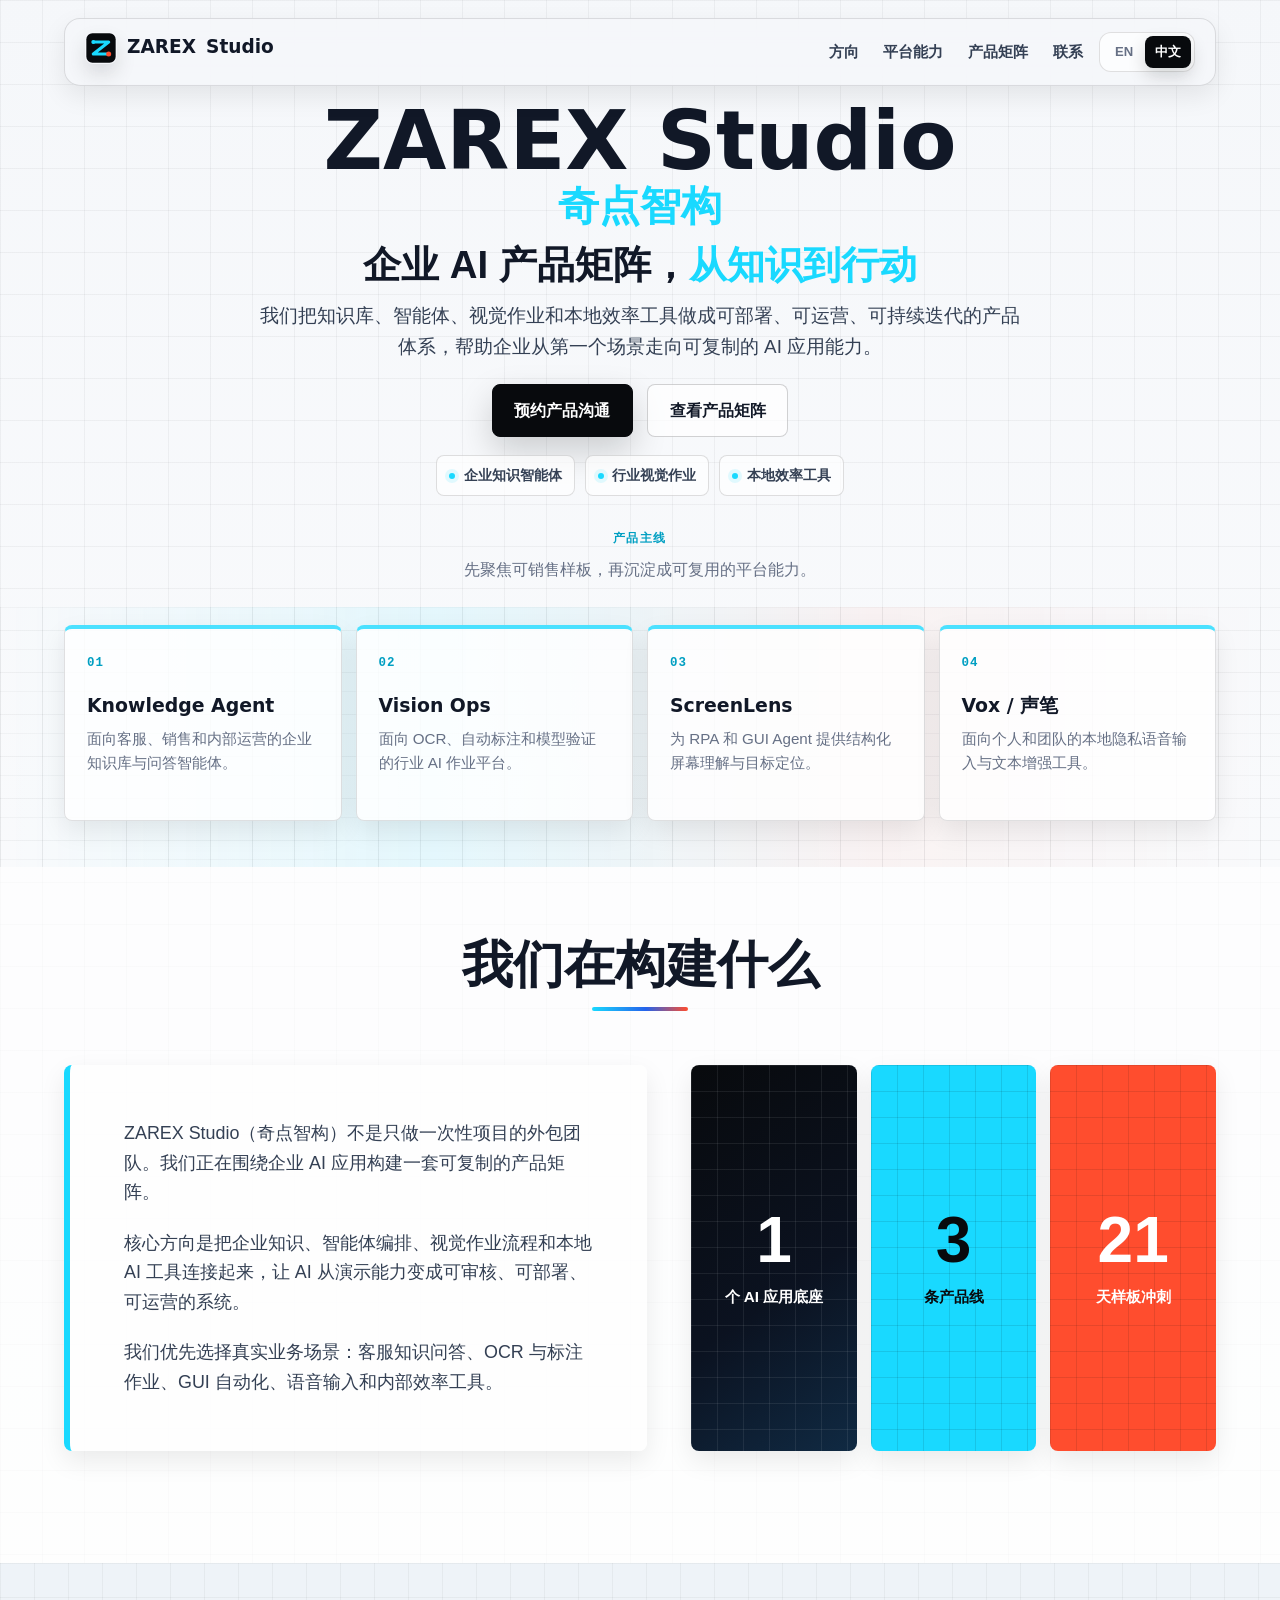
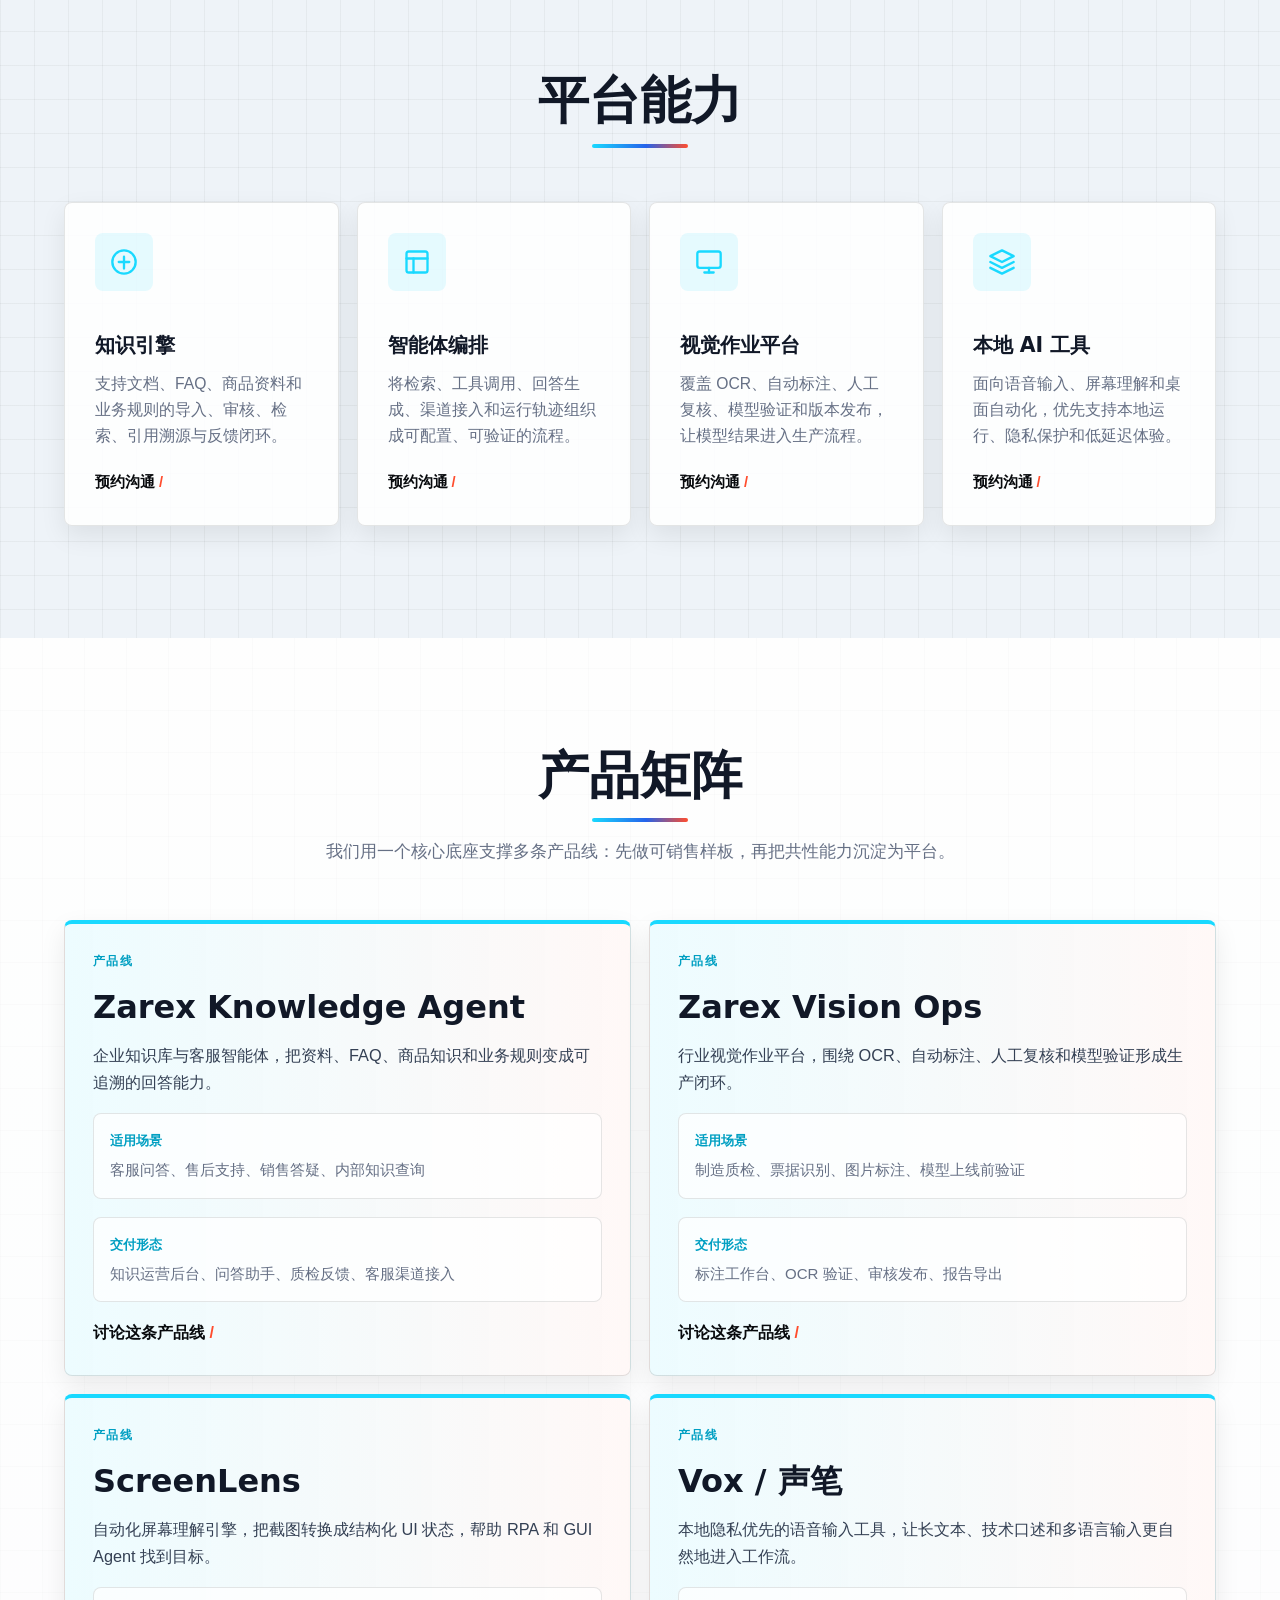
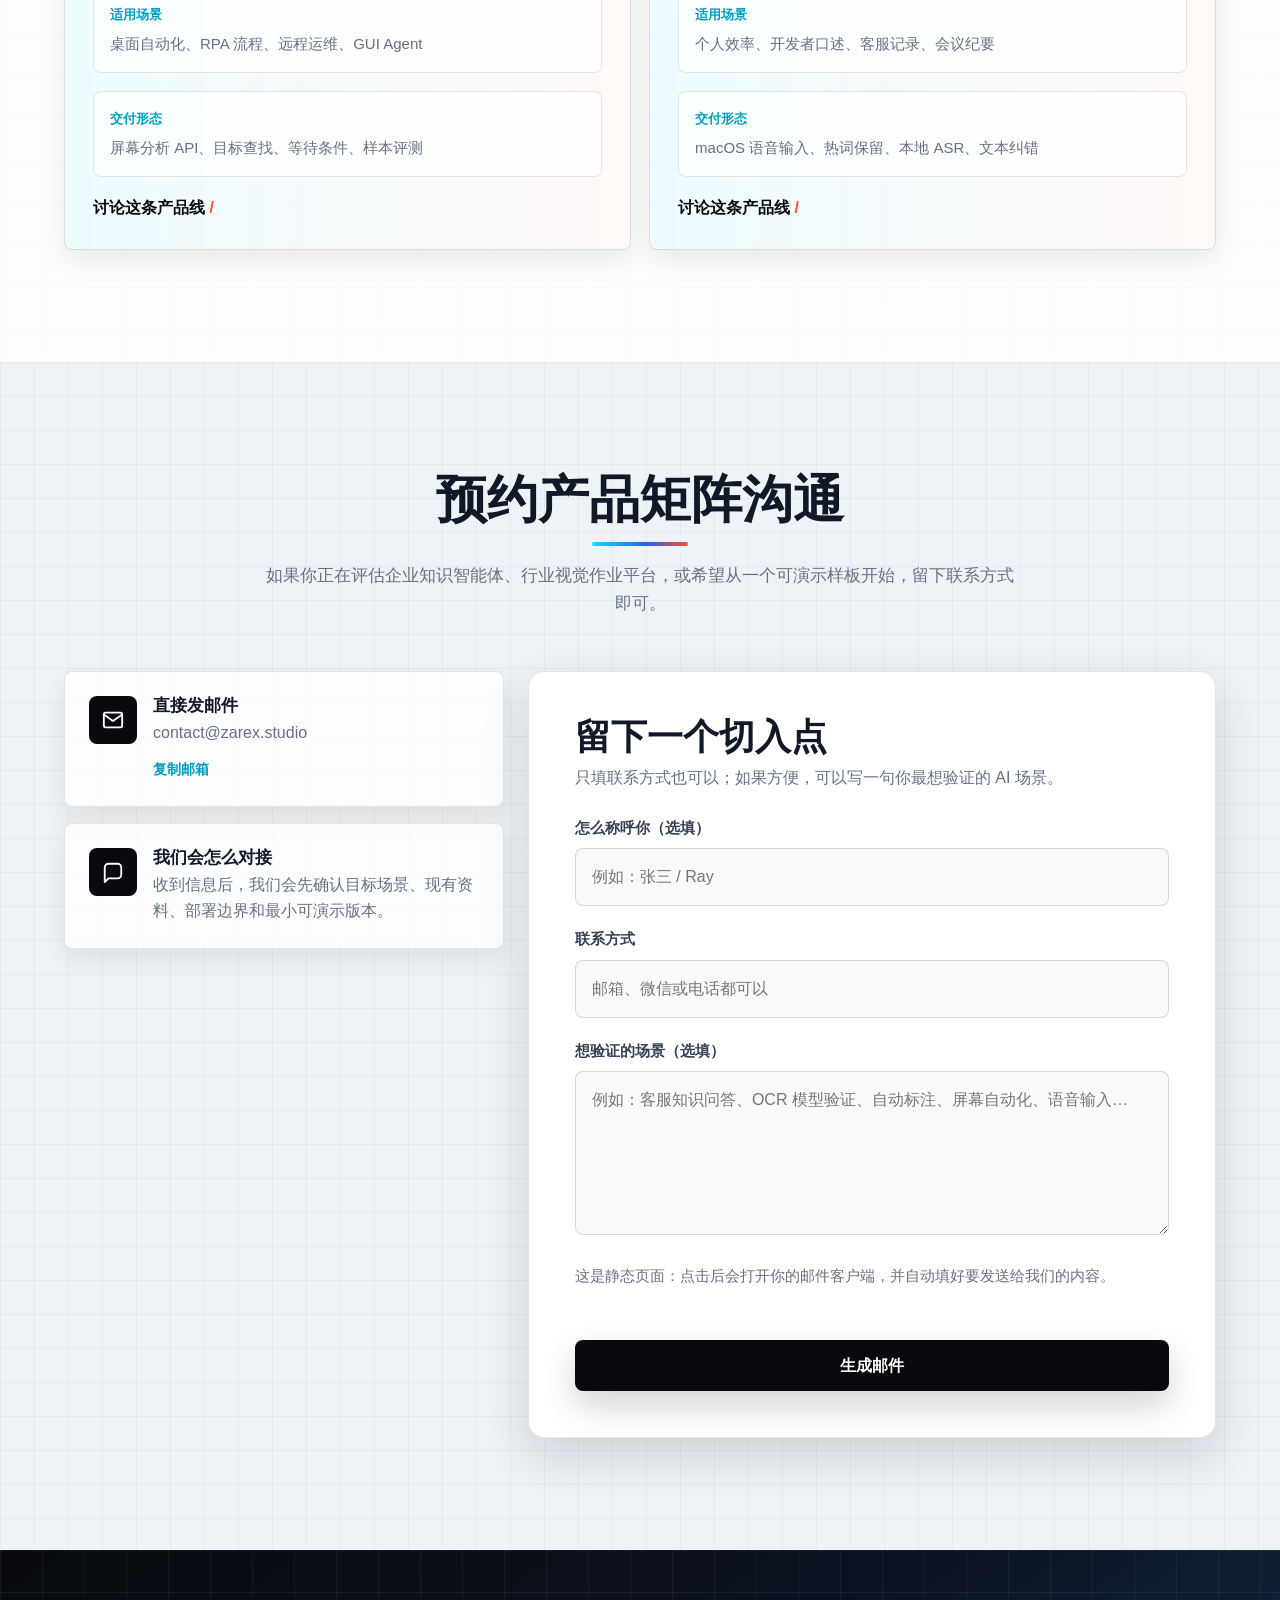
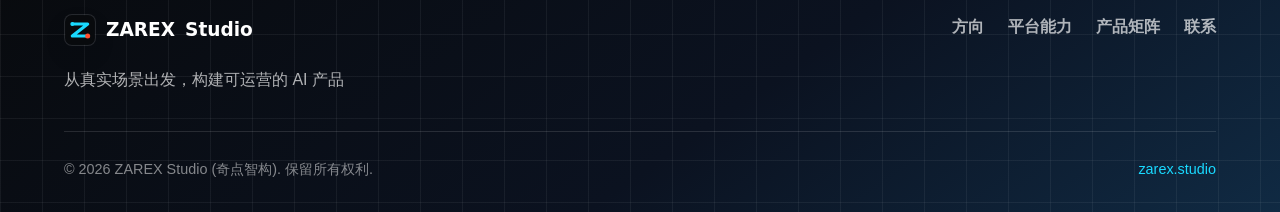
<file: zh/index.html>
<!DOCTYPE html>
<html lang="zh-CN" data-language="zh">
<head>
    <meta charset="UTF-8">
    <meta name="viewport" content="width=device-width, initial-scale=1.0">
    <title>ZAREX Studio 奇点智构 | 企业 AI 产品矩阵与智能体解决方案</title>
    <meta name="description" content="ZAREX Studio（奇点智构）构建企业 AI 产品矩阵，覆盖知识库与客服智能体、行业视觉作业平台、屏幕理解引擎和本地语音输入工具。" data-i18n-content="meta.description">
    <meta name="robots" content="index, follow, max-image-preview:large">
    <meta name="author" content="ZAREX Studio">
    <meta name="application-name" content="ZAREX Studio">
    <meta name="theme-color" content="#080a0d">
    <link rel="canonical" href="https://zarex.studio/">
    <link rel="sitemap" type="application/xml" href="https://zarex.studio/sitemap.xml">
    <link rel="alternate" hreflang="zh-CN" href="https://zarex.studio/">
    <link rel="alternate" hreflang="en" href="https://zarex.studio/en/">
    <link rel="alternate" hreflang="x-default" href="https://zarex.studio/">
    <meta property="og:type" content="website">
    <meta property="og:site_name" content="ZAREX Studio">
    <meta property="og:url" content="https://zarex.studio/">
    <meta property="og:title" content="ZAREX Studio 奇点智构 | 企业 AI 产品矩阵" data-i18n-content="meta.socialTitle">
    <meta property="og:description" content="从知识库、智能体、视觉作业到本地效率工具，构建可部署、可运营、可持续迭代的企业 AI 产品体系。" data-i18n-content="meta.socialDescription">
    <meta property="og:locale" content="zh_CN">
    <meta property="og:locale:alternate" content="en_US">
    <meta property="og:image" content="https://zarex.studio/og-image.png">
    <meta property="og:image:type" content="image/png">
    <meta property="og:image:width" content="1200">
    <meta property="og:image:height" content="630">
    <meta property="og:image:alt" content="ZAREX Studio 奇点智构官网预览图" data-i18n-content="meta.imageAlt">
    <meta name="twitter:card" content="summary_large_image">
    <meta name="twitter:title" content="ZAREX Studio 奇点智构 | 企业 AI 产品矩阵" data-i18n-content="meta.socialTitle">
    <meta name="twitter:description" content="从知识库、智能体、视觉作业到本地效率工具，构建可部署、可运营、可持续迭代的企业 AI 产品体系。" data-i18n-content="meta.socialDescription">
    <meta name="twitter:image" content="https://zarex.studio/og-image.png">
    <meta name="twitter:image:alt" content="ZAREX Studio 奇点智构官网预览图" data-i18n-content="meta.imageAlt">
    <link rel="stylesheet" href="../styles.css">
    <link rel="icon" href="../favicon.ico" sizes="any">
    <link rel="icon" type="image/svg+xml" href="../favicon.svg">
    <link rel="icon" type="image/png" sizes="32x32" href="../favicon-32x32.png">
    <link rel="icon" type="image/png" sizes="16x16" href="../favicon-16x16.png">
    <link rel="apple-touch-icon" sizes="180x180" href="../apple-touch-icon.png">
    <link rel="manifest" href="../site.webmanifest">
    <meta name="baidu-site-verification" content="codeva-wmU0uuixjB" />
    <script type="application/ld+json">
        {
            "@context": "https://schema.org",
            "@graph": [
                {
                    "@type": "Organization",
                    "@id": "https://zarex.studio/#organization",
                    "name": "ZAREX Studio",
                    "alternateName": "奇点智构",
                    "url": "https://zarex.studio/",
                    "logo": "https://zarex.studio/logo-mark.png",
                    "email": "contact@zarex.studio",
                    "description": "ZAREX Studio builds an enterprise AI product matrix across knowledge agents, visual AI operations, screen understanding, and local voice input tools.",
                    "areaServed": ["China", "Worldwide"],
                    "knowsAbout": [
                        "Artificial intelligence",
                        "Enterprise knowledge agents",
                        "Agent orchestration",
                        "Visual AI operations",
                        "Local AI productivity tools"
                    ],
                    "contactPoint": {
                        "@type": "ContactPoint",
                        "email": "contact@zarex.studio",
                        "contactType": "Business inquiries",
                        "availableLanguage": ["Chinese", "English"]
                    }
                },
                {
                    "@type": "WebSite",
                    "@id": "https://zarex.studio/#website",
                    "name": "ZAREX Studio",
                    "alternateName": "奇点智构",
                    "url": "https://zarex.studio/",
                    "publisher": {
                        "@id": "https://zarex.studio/#organization"
                    },
                    "inLanguage": ["zh-CN", "en"]
                },
                {
                    "@type": "WebPage",
                    "@id": "https://zarex.studio/#webpage",
                    "url": "https://zarex.studio/",
                    "name": "ZAREX Studio 奇点智构 | 企业 AI 产品矩阵与智能体解决方案",
                    "description": "ZAREX Studio（奇点智构）构建企业 AI 产品矩阵，覆盖知识库与客服智能体、行业视觉作业平台、屏幕理解引擎和本地语音输入工具。",
                    "isPartOf": {
                        "@id": "https://zarex.studio/#website"
                    },
                    "about": {
                        "@id": "https://zarex.studio/#organization"
                    },
                    "inLanguage": "zh-CN"
                },
                {
                    "@type": "ProfessionalService",
                    "@id": "https://zarex.studio/#service",
                    "name": "ZAREX Studio Enterprise AI Product Matrix",
                    "url": "https://zarex.studio/#services",
                    "provider": {
                        "@id": "https://zarex.studio/#organization"
                    },
                    "serviceType": [
                        "Enterprise knowledge agent development",
                        "Agent orchestration",
                        "Visual AI operations",
                        "Local AI productivity tools"
                    ],
                    "areaServed": ["China", "Worldwide"]
                }
            ]
        }
    </script>
</head>
<body>
    <header>
        <div class="container">
            <nav>
                <div class="logo">
                    <a href="../index.html">ZAREX <span>Studio</span></a>
                </div>
                <div class="nav-actions">
                    <div class="nav-links">
                        <a href="#about" data-i18n="nav.about">方向</a>
                        <a href="#services" data-i18n="nav.services">平台能力</a>
                        <a href="#projects" data-i18n="nav.projects">产品矩阵</a>
                        <a href="#contact" data-i18n="nav.contact">联系</a>
                    </div>
                    <div class="language-switcher" role="group" aria-label="选择网站语言" data-i18n-aria-label="language.switcherLabel">
                        <button class="language-option" type="button" data-language-option="en" data-language-url="../en/index.html" aria-pressed="false">EN</button>
                        <button class="language-option active" type="button" data-language-option="zh" data-language-url="index.html" aria-pressed="true">中文</button>
                    </div>
                    <button
                        class="mobile-menu-btn"
                        type="button"
                        aria-label="打开导航菜单"
                        aria-expanded="false"
                        aria-controls="mobile-nav"
                        data-i18n-aria-label="mobile.menuOpen"
                    >
                        <span></span>
                        <span></span>
                        <span></span>
                    </button>
                </div>
            </nav>
        </div>
    </header>

    <main>
    <section class="hero">
        <div class="container">
            <div class="hero-content">
                <h1 class="reveal-text">ZAREX Studio <span class="subtitle" data-i18n="brand.subtitle">奇点智构</span></h1>
                <h2 class="reveal-text"><span data-i18n="hero.headingLead">企业 AI 产品矩阵，</span><span class="accent" data-i18n="hero.headingAccent">从知识到行动</span><span data-i18n="hero.headingTail"></span></h2>
                <p class="reveal-text" data-i18n="hero.description">我们把知识库、智能体、视觉作业和本地效率工具做成可部署、可运营、可持续迭代的产品体系，帮助企业从第一个场景走向可复制的 AI 应用能力。</p>
                <div class="cta-buttons">
                    <a href="#contact" class="btn btn-primary reveal-element" data-i18n="hero.primaryCta">预约产品沟通</a>
                    <a href="#projects" class="btn btn-secondary reveal-element" data-i18n="hero.secondaryCta">查看产品矩阵</a>
                </div>
                <div class="hero-notes reveal-element" aria-label="核心能力" data-i18n-aria-label="hero.notesLabel">
                    <span data-i18n="hero.noteAi">企业知识智能体</span>
                    <span data-i18n="hero.noteData">行业视觉作业</span>
                    <span data-i18n="hero.noteTools">本地效率工具</span>
                </div>
            </div>
            <div class="hero-value reveal-element" aria-label="你会得到什么" data-i18n-aria-label="hero.valueLabel">
                <div class="value-copy">
                    <span data-i18n="hero.valueLabel">产品主线</span>
                    <p data-i18n="hero.valueIntro">先聚焦可销售样板，再沉淀成可复用的平台能力。</p>
                </div>
                <div class="value-grid">
                    <article class="value-card">
                        <span class="value-index">01</span>
                        <h3 data-i18n="hero.valueLeadTitle">Knowledge Agent</h3>
                        <p data-i18n="hero.valueLeadDescription">面向客服、销售和内部运营的企业知识库与问答智能体。</p>
                    </article>
                    <article class="value-card">
                        <span class="value-index">02</span>
                        <h3 data-i18n="hero.valueEfficiencyTitle">Vision Ops</h3>
                        <p data-i18n="hero.valueEfficiencyDescription">面向 OCR、自动标注和模型验证的行业 AI 作业平台。</p>
                    </article>
                    <article class="value-card">
                        <span class="value-index">03</span>
                        <h3 data-i18n="hero.valueClarityTitle">ScreenLens</h3>
                        <p data-i18n="hero.valueClarityDescription">为 RPA 和 GUI Agent 提供结构化屏幕理解与目标定位。</p>
                    </article>
                    <article class="value-card">
                        <span class="value-index">04</span>
                        <h3 data-i18n="hero.valueAssetTitle">Vox / 声笔</h3>
                        <p data-i18n="hero.valueAssetDescription">面向个人和团队的本地隐私语音输入与文本增强工具。</p>
                    </article>
                </div>
            </div>
        </div>
    </section>

    <section id="about" class="about">
        <div class="container">
            <div class="section-header">
                <h2 class="reveal-text" data-i18n="about.heading">我们在构建什么</h2>
                <div class="divider reveal-element"></div>
            </div>
            <div class="about-content">
                <div class="about-text">
                    <p class="reveal-text" data-i18n="about.paragraphOne">ZAREX Studio（奇点智构）不是只做一次性项目的外包团队。我们正在围绕企业 AI 应用构建一套可复制的产品矩阵。</p>
                    <p class="reveal-text" data-i18n="about.paragraphTwo">核心方向是把企业知识、智能体编排、视觉作业流程和本地 AI 工具连接起来，让 AI 从演示能力变成可审核、可部署、可运营的系统。</p>
                    <p class="reveal-text" data-i18n="about.paragraphThree">我们优先选择真实业务场景：客服知识问答、OCR 与标注作业、GUI 自动化、语音输入和内部效率工具。</p>
                </div>
                <div class="about-stats">
                    <div class="stat-item reveal-element">
                        <div class="stat-number" data-count="1">0</div>
                        <div class="stat-label" data-i18n="about.statExperience">个 AI 应用底座</div>
                    </div>
                    <div class="stat-item reveal-element">
                        <div class="stat-number" data-count="4">0</div>
                        <div class="stat-label" data-i18n="about.statProjects">条产品线</div>
                    </div>
                    <div class="stat-item reveal-element">
                        <div class="stat-number" data-count="30">0</div>
                        <div class="stat-label" data-i18n="about.statExperts">天样板冲刺</div>
                    </div>
                </div>
            </div>
        </div>
    </section>

    <section id="services" class="services">
        <div class="container">
            <div class="section-header">
                <h2 class="reveal-text" data-i18n="services.heading">平台能力</h2>
                <div class="divider reveal-element"></div>
            </div>
            <div class="services-grid">
                <div class="service-card reveal-element">
                    <div class="service-icon">
                        <svg xmlns="http://www.w3.org/2000/svg" viewBox="0 0 24 24" fill="none" stroke="currentColor" stroke-width="2" stroke-linecap="round" stroke-linejoin="round"><path d="M12 22c5.523 0 10-4.477 10-10S17.523 2 12 2 2 6.477 2 12s4.477 10 10 10z"></path><path d="M12 17.5v-10M7.5 12h9"></path></svg>
                    </div>
                    <h3 data-i18n="services.ai.title">知识引擎</h3>
                    <p data-i18n="services.ai.description">支持文档、FAQ、商品资料和业务规则的导入、审核、检索、引用溯源与反馈闭环。</p>
                    <a class="service-link" href="#contact" data-service-link="ai" data-i18n="services.learnMore">预约沟通</a>
                </div>
                <div class="service-card reveal-element">
                    <div class="service-icon">
                        <svg xmlns="http://www.w3.org/2000/svg" viewBox="0 0 24 24" fill="none" stroke="currentColor" stroke-width="2" stroke-linecap="round" stroke-linejoin="round"><rect x="3" y="3" width="18" height="18" rx="2" ry="2"></rect><line x1="3" y1="9" x2="21" y2="9"></line><line x1="9" y1="21" x2="9" y2="9"></line></svg>
                    </div>
                    <h3 data-i18n="services.web.title">智能体编排</h3>
                    <p data-i18n="services.web.description">将检索、工具调用、回答生成、渠道接入和运行轨迹组织成可配置、可验证的流程。</p>
                    <a class="service-link" href="#contact" data-service-link="web" data-i18n="services.learnMore">预约沟通</a>
                </div>
                <div class="service-card reveal-element">
                    <div class="service-icon">
                        <svg xmlns="http://www.w3.org/2000/svg" viewBox="0 0 24 24" fill="none" stroke="currentColor" stroke-width="2" stroke-linecap="round" stroke-linejoin="round"><rect x="2" y="3" width="20" height="14" rx="2" ry="2"></rect><line x1="8" y1="21" x2="16" y2="21"></line><line x1="12" y1="17" x2="12" y2="21"></line></svg>
                    </div>
                    <h3 data-i18n="services.smart.title">视觉作业平台</h3>
                    <p data-i18n="services.smart.description">覆盖 OCR、自动标注、人工复核、模型验证和版本发布，让模型结果进入生产流程。</p>
                    <a class="service-link" href="#contact" data-service-link="smart" data-i18n="services.learnMore">预约沟通</a>
                </div>
                <div class="service-card reveal-element">
                    <div class="service-icon">
                        <svg xmlns="http://www.w3.org/2000/svg" viewBox="0 0 24 24" fill="none" stroke="currentColor" stroke-width="2" stroke-linecap="round" stroke-linejoin="round"><polygon points="12 2 2 7 12 12 22 7 12 2"></polygon><polyline points="2 17 12 22 22 17"></polyline><polyline points="2 12 12 17 22 12"></polyline></svg>
                    </div>
                    <h3 data-i18n="services.data.title">本地 AI 工具</h3>
                    <p data-i18n="services.data.description">面向语音输入、屏幕理解和桌面自动化，优先支持本地运行、隐私保护和低延迟体验。</p>
                    <a class="service-link" href="#contact" data-service-link="data" data-i18n="services.learnMore">预约沟通</a>
                </div>
            </div>
        </div>
    </section>

    <section id="projects" class="projects">
        <div class="container">
            <div class="section-header">
                <h2 class="reveal-text" data-i18n="projects.heading">产品矩阵</h2>
                <div class="divider reveal-element"></div>
                <p class="reveal-text" data-i18n="projects.intro">我们用一个核心底座支撑多条产品线：先做可销售样板，再把共性能力沉淀为平台。</p>
            </div>
            <div class="project-gallery">
                <article class="project-item reveal-element">
                    <span class="project-tag" data-i18n="projects.goodFit">产品线</span>
                    <h3 data-i18n="projects.website.title">Zarex Knowledge Agent</h3>
                    <p data-i18n="projects.website.description">企业知识库与客服智能体，把资料、FAQ、商品知识和业务规则变成可追溯的回答能力。</p>
                    <div class="project-detail">
                        <span data-i18n="projects.inputLabel">适用场景</span>
                        <p data-i18n="projects.website.input">客服问答、售后支持、销售答疑、内部知识查询</p>
                    </div>
                    <div class="project-detail">
                        <span data-i18n="projects.outputLabel">交付形态</span>
                        <p data-i18n="projects.website.output">知识运营后台、问答助手、质检反馈、客服渠道接入</p>
                    </div>
                    <a class="project-cta" href="#contact" data-i18n="projects.discuss">讨论这条产品线</a>
                </article>
                <article class="project-item reveal-element">
                    <span class="project-tag" data-i18n="projects.goodFit">产品线</span>
                    <h3 data-i18n="projects.workflow.title">Zarex Vision Ops</h3>
                    <p data-i18n="projects.workflow.description">行业视觉作业平台，围绕 OCR、自动标注、人工复核和模型验证形成生产闭环。</p>
                    <div class="project-detail">
                        <span data-i18n="projects.inputLabel">适用场景</span>
                        <p data-i18n="projects.workflow.input">制造质检、票据识别、图片标注、模型上线前验证</p>
                    </div>
                    <div class="project-detail">
                        <span data-i18n="projects.outputLabel">交付形态</span>
                        <p data-i18n="projects.workflow.output">标注工作台、OCR 验证、审核发布、报告导出</p>
                    </div>
                    <a class="project-cta" href="#contact" data-i18n="projects.discuss">讨论这条产品线</a>
                </article>
                <article class="project-item reveal-element">
                    <span class="project-tag" data-i18n="projects.goodFit">产品线</span>
                    <h3 data-i18n="projects.assistant.title">ScreenLens</h3>
                    <p data-i18n="projects.assistant.description">自动化屏幕理解引擎，把截图转换成结构化 UI 状态，帮助 RPA 和 GUI Agent 找到目标。</p>
                    <div class="project-detail">
                        <span data-i18n="projects.inputLabel">适用场景</span>
                        <p data-i18n="projects.assistant.input">桌面自动化、RPA 流程、远程运维、GUI Agent</p>
                    </div>
                    <div class="project-detail">
                        <span data-i18n="projects.outputLabel">交付形态</span>
                        <p data-i18n="projects.assistant.output">屏幕分析 API、目标查找、等待条件、样本评测</p>
                    </div>
                    <a class="project-cta" href="#contact" data-i18n="projects.discuss">讨论这条产品线</a>
                </article>
                <article class="project-item reveal-element">
                    <span class="project-tag" data-i18n="projects.goodFit">产品线</span>
                    <h3 data-i18n="projects.dashboard.title">Vox / 声笔</h3>
                    <p data-i18n="projects.dashboard.description">本地隐私优先的语音输入工具，让长文本、技术口述和多语言输入更自然地进入工作流。</p>
                    <div class="project-detail">
                        <span data-i18n="projects.inputLabel">适用场景</span>
                        <p data-i18n="projects.dashboard.input">个人效率、开发者口述、客服记录、会议纪要</p>
                    </div>
                    <div class="project-detail">
                        <span data-i18n="projects.outputLabel">交付形态</span>
                        <p data-i18n="projects.dashboard.output">macOS 语音输入、热词保留、本地 ASR、文本纠错</p>
                    </div>
                    <a class="project-cta" href="#contact" data-i18n="projects.discuss">讨论这条产品线</a>
                </article>
            </div>
        </div>
    </section>

    <section id="contact" class="contact">
        <div class="container">
            <div class="section-header">
                <h2 class="reveal-text" data-i18n="contact.heading">预约产品矩阵沟通</h2>
                <div class="divider reveal-element"></div>
                <p class="reveal-text" data-i18n="contact.intro">如果你正在评估企业知识智能体、行业视觉作业平台，或希望从一个可演示样板开始，留下联系方式即可。</p>
            </div>
            <div class="contact-content">
                <div class="contact-info">
                    <div class="contact-item reveal-element">
                        <div class="contact-icon">
                            <svg xmlns="http://www.w3.org/2000/svg" viewBox="0 0 24 24" fill="none" stroke="currentColor" stroke-width="2" stroke-linecap="round" stroke-linejoin="round"><path d="M4 4h16c1.1 0 2 .9 2 2v12c0 1.1-.9 2-2 2H4c-1.1 0-2-.9-2-2V6c0-1.1.9-2 2-2z"></path><polyline points="22,6 12,13 2,6"></polyline></svg>
                        </div>
                        <div class="contact-text">
                            <h3 data-i18n="contact.emailLabel">直接发邮件</h3>
                            <p><a href="mailto:contact@zarex.studio">contact@zarex.studio</a></p>
                            <button class="contact-copy" type="button" data-copy-text="contact@zarex.studio" data-i18n="contact.copyEmail">复制邮箱</button>
                        </div>
                    </div>
                    <div class="contact-item reveal-element">
                        <div class="contact-icon">
                            <svg xmlns="http://www.w3.org/2000/svg" viewBox="0 0 24 24" fill="none" stroke="currentColor" stroke-width="2" stroke-linecap="round" stroke-linejoin="round"><path d="M21 15a4 4 0 0 1-4 4H7l-4 4V7a4 4 0 0 1 4-4h10a4 4 0 0 1 4 4z"></path></svg>
                        </div>
                        <div class="contact-text">
                            <h3 data-i18n="contact.responseLabel">我们会怎么对接</h3>
                            <p data-i18n="contact.responseValue">收到信息后，我们会先确认目标场景、现有资料、部署边界和最小可演示版本。</p>
                        </div>
                    </div>
                </div>
                <form class="contact-form reveal-form" novalidate>
                    <div class="form-intro">
                        <h3 data-i18n="contact.formTitle">留下一个切入点</h3>
                        <p data-i18n="contact.formIntro">只填联系方式也可以；如果方便，可以写一句你最想验证的 AI 场景。</p>
                    </div>
                    <div class="form-group">
                        <label for="contact-name" data-i18n="contact.nameLabel">怎么称呼你（选填）</label>
                        <input id="contact-name" name="name" type="text" placeholder="例如：张三 / Ray" data-i18n-placeholder="contact.namePlaceholder" autocomplete="name">
                    </div>
                    <div class="form-group">
                        <label for="contact-contact" data-i18n="contact.contactInputLabel">联系方式</label>
                        <input id="contact-contact" name="contact" type="text" placeholder="邮箱、微信或电话都可以" data-i18n-placeholder="contact.contactPlaceholder" autocomplete="email" spellcheck="false" required>
                    </div>
                    <div class="form-group">
                        <label for="contact-message" data-i18n="contact.messageLabel">想验证的场景（选填）</label>
                        <textarea id="contact-message" name="message" placeholder="例如：客服知识问答、OCR 模型验证、自动标注、屏幕自动化、语音输入…" data-i18n-placeholder="contact.messagePlaceholder" rows="5"></textarea>
                    </div>
                    <p class="form-hint" data-i18n="contact.formHint">这是静态页面：点击后会打开你的邮件客户端，并自动填好要发送给我们的内容。</p>
                    <p class="form-status" role="status" aria-live="polite"></p>
                    <button type="submit" class="btn btn-primary" data-i18n="contact.submit">生成邮件</button>
                </form>
            </div>
        </div>
    </section>

    </main>

    <footer>
        <div class="container">
            <div class="footer-content">
                <div class="footer-logo">
                    <a href="../index.html">ZAREX <span>Studio</span></a>
                    <p data-i18n="footer.tagline">从真实场景出发，构建可运营的 AI 产品</p>
                </div>
                <div class="footer-links">
                    <a href="#about" data-i18n="nav.about">方向</a>
                    <a href="#services" data-i18n="nav.services">平台能力</a>
                    <a href="#projects" data-i18n="nav.projects">产品矩阵</a>
                    <a href="#contact" data-i18n="nav.contact">联系</a>
                </div>
            </div>
            <div class="footer-bottom">
                <p data-i18n="footer.copyright">© 2026 ZAREX Studio (奇点智构). 保留所有权利.</p>
                <p><a href="https://zarex.studio">zarex.studio</a></p>
            </div>
        </div>
    </footer>

    <script src="../script.js" defer></script>
</body>
</html>
</file>
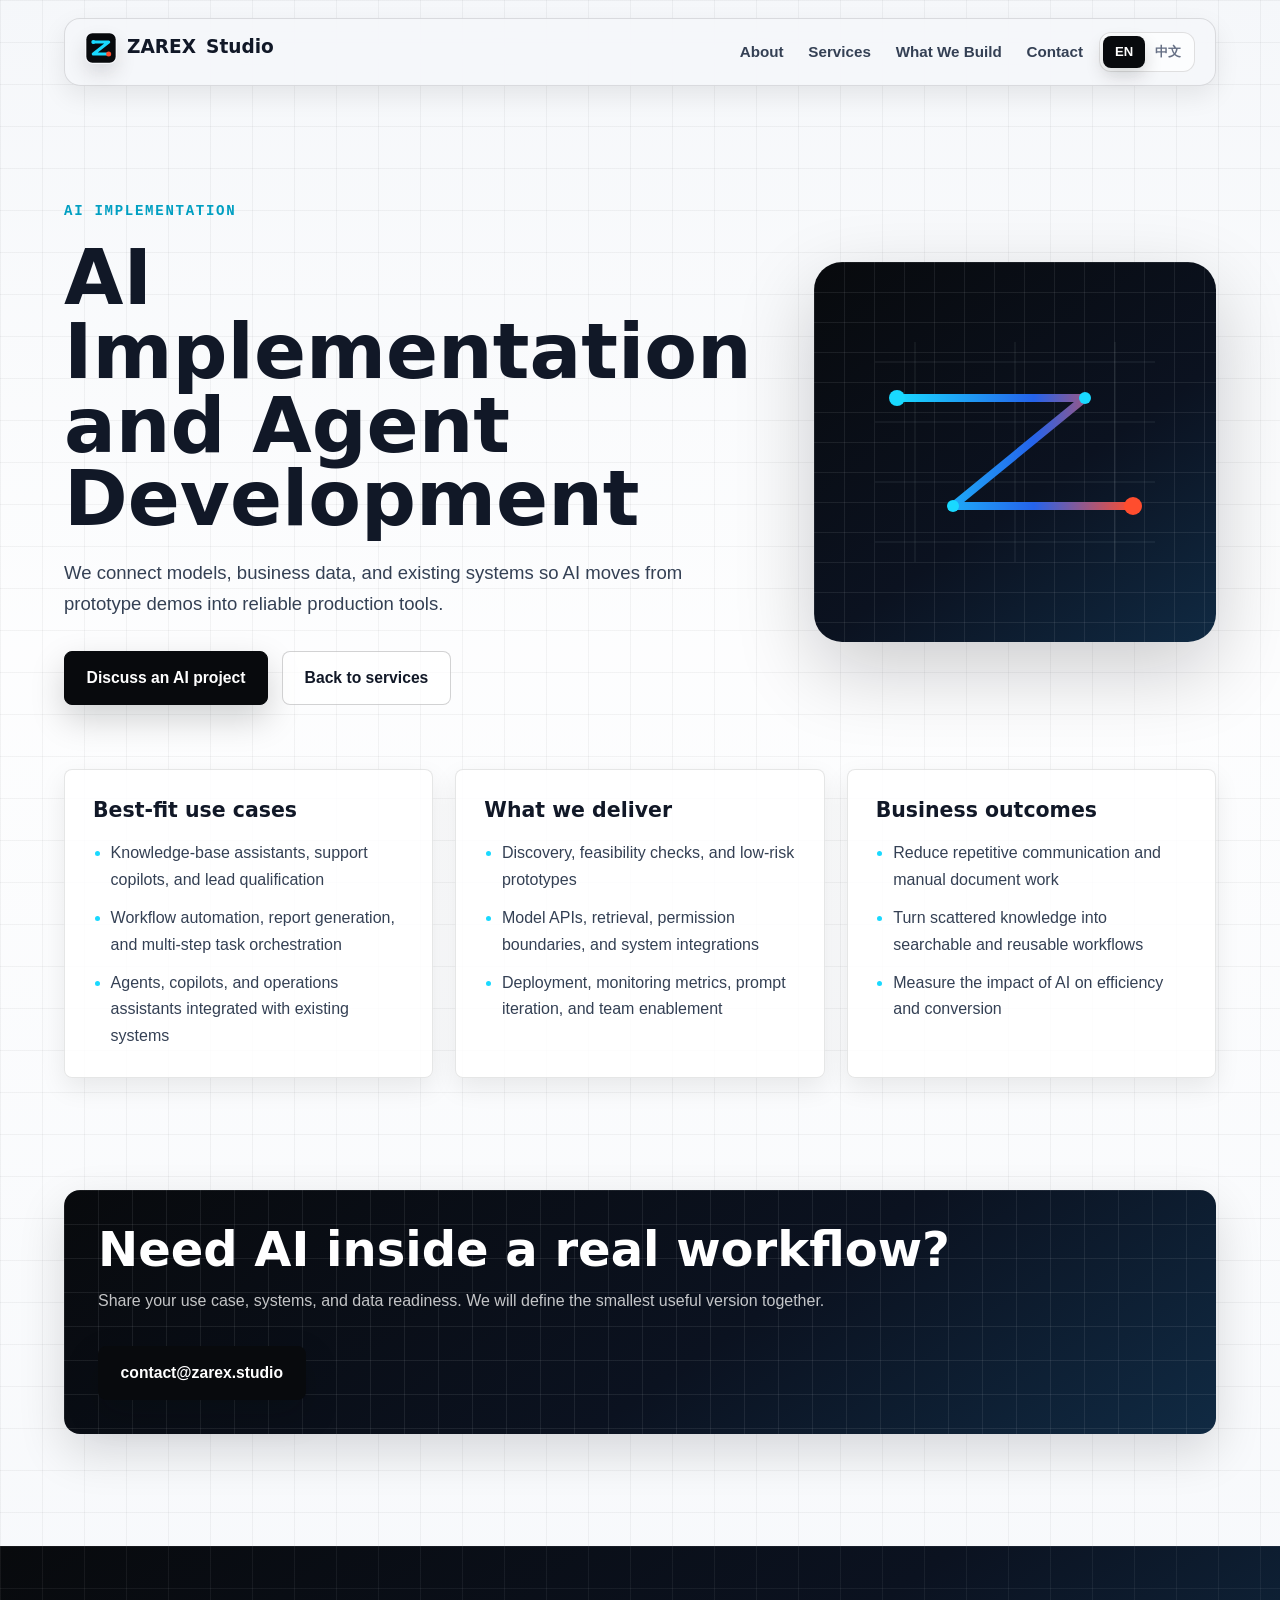
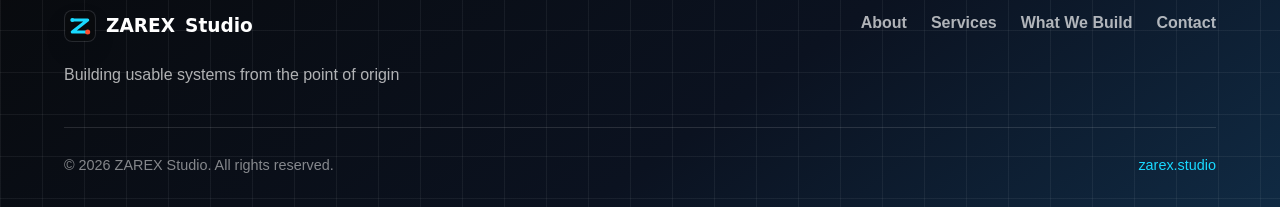
<file: en/services/ai-solutions/index.html>
<!DOCTYPE html>
<html lang="en" data-language="en">
<head>
    <meta charset="UTF-8">
    <meta name="viewport" content="width=device-width, initial-scale=1.0">
    <title>AI Implementation and Agent Development | ZAREX Studio</title>
    <meta name="description" content="ZAREX Studio builds AI applications, agents, knowledge-base assistants, workflow automation, and model integrations for real business workflows.">
    <meta name="robots" content="index, follow, max-image-preview:large">
    <meta name="author" content="ZAREX Studio">
    <meta name="application-name" content="ZAREX Studio">
    <meta name="theme-color" content="#080a0d">
    <link rel="canonical" href="https://zarex.studio/en/services/ai-solutions/">
    <link rel="sitemap" type="application/xml" href="https://zarex.studio/sitemap.xml">
    <link rel="alternate" hreflang="zh-CN" href="https://zarex.studio/zh/services/ai-solutions/">
    <link rel="alternate" hreflang="en" href="https://zarex.studio/en/services/ai-solutions/">
    <link rel="alternate" hreflang="x-default" href="https://zarex.studio/zh/services/ai-solutions/">
    <meta property="og:type" content="website">
    <meta property="og:site_name" content="ZAREX Studio">
    <meta property="og:url" content="https://zarex.studio/en/services/ai-solutions/">
    <meta property="og:title" content="AI Implementation and Agent Development | ZAREX Studio">
    <meta property="og:description" content="ZAREX Studio builds AI applications, agents, knowledge-base assistants, workflow automation, and model integrations for real business workflows.">
    <meta property="og:locale" content="en_US">
    <meta property="og:locale:alternate" content="zh_CN">
    <meta property="og:image" content="https://zarex.studio/og-image.png">
    <meta property="og:image:type" content="image/png">
    <meta property="og:image:width" content="1200">
    <meta property="og:image:height" content="630">
    <meta property="og:image:alt" content="ZAREX Studio AI implementation service social preview">
    <meta name="twitter:card" content="summary_large_image">
    <meta name="twitter:title" content="AI Implementation and Agent Development | ZAREX Studio">
    <meta name="twitter:description" content="ZAREX Studio builds AI applications, agents, knowledge-base assistants, workflow automation, and model integrations for real business workflows.">
    <meta name="twitter:image" content="https://zarex.studio/og-image.png">
    <meta name="twitter:image:alt" content="ZAREX Studio AI implementation service social preview">
    <link rel="stylesheet" href="../../../styles.css">
    <link rel="icon" href="../../../favicon.ico" sizes="any">
    <link rel="icon" type="image/svg+xml" href="../../../favicon.svg">
    <link rel="icon" type="image/png" sizes="32x32" href="../../../favicon-32x32.png">
    <link rel="icon" type="image/png" sizes="16x16" href="../../../favicon-16x16.png">
    <link rel="apple-touch-icon" sizes="180x180" href="../../../apple-touch-icon.png">
    <link rel="manifest" href="../../../site.webmanifest">
    <script type="application/ld+json">{
        "@context": "https://schema.org",
        "@graph": [
                {
                        "@type": "Organization",
                        "@id": "https://zarex.studio/#organization",
                        "name": "ZAREX Studio",
                        "alternateName": "奇点智构",
                        "url": "https://zarex.studio/",
                        "logo": "https://zarex.studio/logo-mark.png",
                        "email": "contact@zarex.studio"
                },
                {
                        "@type": "Service",
                        "@id": "https://zarex.studio/en/services/ai-solutions/#service",
                        "name": "AI Implementation and Agent Development",
                        "description": "ZAREX Studio builds AI applications, agents, knowledge-base assistants, workflow automation, and model integrations for real business workflows.",
                        "serviceType": "AI Implementation",
                        "provider": {
                                "@id": "https://zarex.studio/#organization"
                        },
                        "areaServed": [
                                "China",
                                "Worldwide"
                        ],
                        "url": "https://zarex.studio/en/services/ai-solutions/",
                        "inLanguage": "en"
                },
                {
                        "@type": "BreadcrumbList",
                        "@id": "https://zarex.studio/en/services/ai-solutions/#breadcrumb",
                        "itemListElement": [
                                {
                                        "@type": "ListItem",
                                        "position": 1,
                                        "name": "ZAREX Studio",
                                        "item": "https://zarex.studio/en/"
                                },
                                {
                                        "@type": "ListItem",
                                        "position": 2,
                                        "name": "Services",
                                        "item": "https://zarex.studio/en/#services"
                                },
                                {
                                        "@type": "ListItem",
                                        "position": 3,
                                        "name": "AI Implementation and Agent Development",
                                        "item": "https://zarex.studio/en/services/ai-solutions/"
                                }
                        ]
                }
        ]
}</script>
</head>
<body>
    <header>
        <div class="container">
            <nav>
                <div class="logo">
                    <a href="../../index.html">ZAREX <span>Studio</span></a>
                </div>
                <div class="nav-actions">
                    <div class="nav-links">
                        <a href="../../index.html#about">About</a>
                        <a href="../../index.html#services">Services</a>
                        <a href="../../index.html#projects">What We Build</a>
                        <a href="../../index.html#contact">Contact</a>
                    </div>
                    <div class="language-switcher" role="group" aria-label="Select website language">
                        <button class="language-option active" type="button" data-language-option="en" data-language-url="index.html" aria-pressed="true">EN</button>
                        <button class="language-option" type="button" data-language-option="zh" data-language-url="../../../zh/services/ai-solutions/index.html" aria-pressed="false">中文</button>
                    </div>
                    <button class="mobile-menu-btn" type="button" aria-label="Open navigation menu" aria-expanded="false" aria-controls="mobile-nav">
                        <span></span>
                        <span></span>
                        <span></span>
                    </button>
                </div>
            </nav>
        </div>
    </header>

    <main class="service-detail-main">
        <section class="service-detail-hero">
            <div class="container">
                <div>
                    <p class="service-eyebrow">AI Implementation</p>
                    <h1>AI Implementation and Agent Development</h1>
                    <p>We connect models, business data, and existing systems so AI moves from prototype demos into reliable production tools.</p>
                    <div class="service-actions">
                        <a class="btn btn-primary" href="../../index.html#contact">Discuss an AI project</a>
                        <a class="btn btn-secondary" href="../../index.html#services">Back to services</a>
                    </div>
                </div>
                <div class="service-visual" aria-hidden="true"></div>
            </div>
        </section>

        <section class="service-detail-content">
            <div class="container service-detail-grid">
                <div class="service-detail-panel">
                    <h2>Best-fit use cases</h2>
                    <ul>
                    <li>Knowledge-base assistants, support copilots, and lead qualification</li>
                    <li>Workflow automation, report generation, and multi-step task orchestration</li>
                    <li>Agents, copilots, and operations assistants integrated with existing systems</li>
                    </ul>
                </div>
                <div class="service-detail-panel">
                    <h2>What we deliver</h2>
                    <ul>
                    <li>Discovery, feasibility checks, and low-risk prototypes</li>
                    <li>Model APIs, retrieval, permission boundaries, and system integrations</li>
                    <li>Deployment, monitoring metrics, prompt iteration, and team enablement</li>
                    </ul>
                </div>
                <div class="service-detail-panel">
                    <h2>Business outcomes</h2>
                    <ul>
                    <li>Reduce repetitive communication and manual document work</li>
                    <li>Turn scattered knowledge into searchable and reusable workflows</li>
                    <li>Measure the impact of AI on efficiency and conversion</li>
                    </ul>
                </div>
            </div>
        </section>

        <section class="service-detail-cta">
            <div class="container">
                <h2>Need AI inside a real workflow?</h2>
                <p>Share your use case, systems, and data readiness. We will define the smallest useful version together.</p>
                <div class="service-actions">
                    <a class="btn btn-primary" href="mailto:contact@zarex.studio">contact@zarex.studio</a>
                </div>
            </div>
        </section>
    </main>

    <footer>
        <div class="container">
            <div class="footer-content">
                <div class="footer-logo">
                    <a href="../../index.html">ZAREX <span>Studio</span></a>
                    <p>Building usable systems from the point of origin</p>
                </div>
                <div class="footer-links">
                    <a href="../../index.html#about">About</a>
                    <a href="../../index.html#services">Services</a>
                    <a href="../../index.html#projects">What We Build</a>
                    <a href="../../index.html#contact">Contact</a>
                </div>
            </div>
            <div class="footer-bottom">
                <p>© 2026 ZAREX Studio. All rights reserved.</p>
                <p><a href="https://zarex.studio">zarex.studio</a></p>
            </div>
        </div>
    </footer>

    <script src="../../../script.js" defer></script>
</body>
</html>
</file>
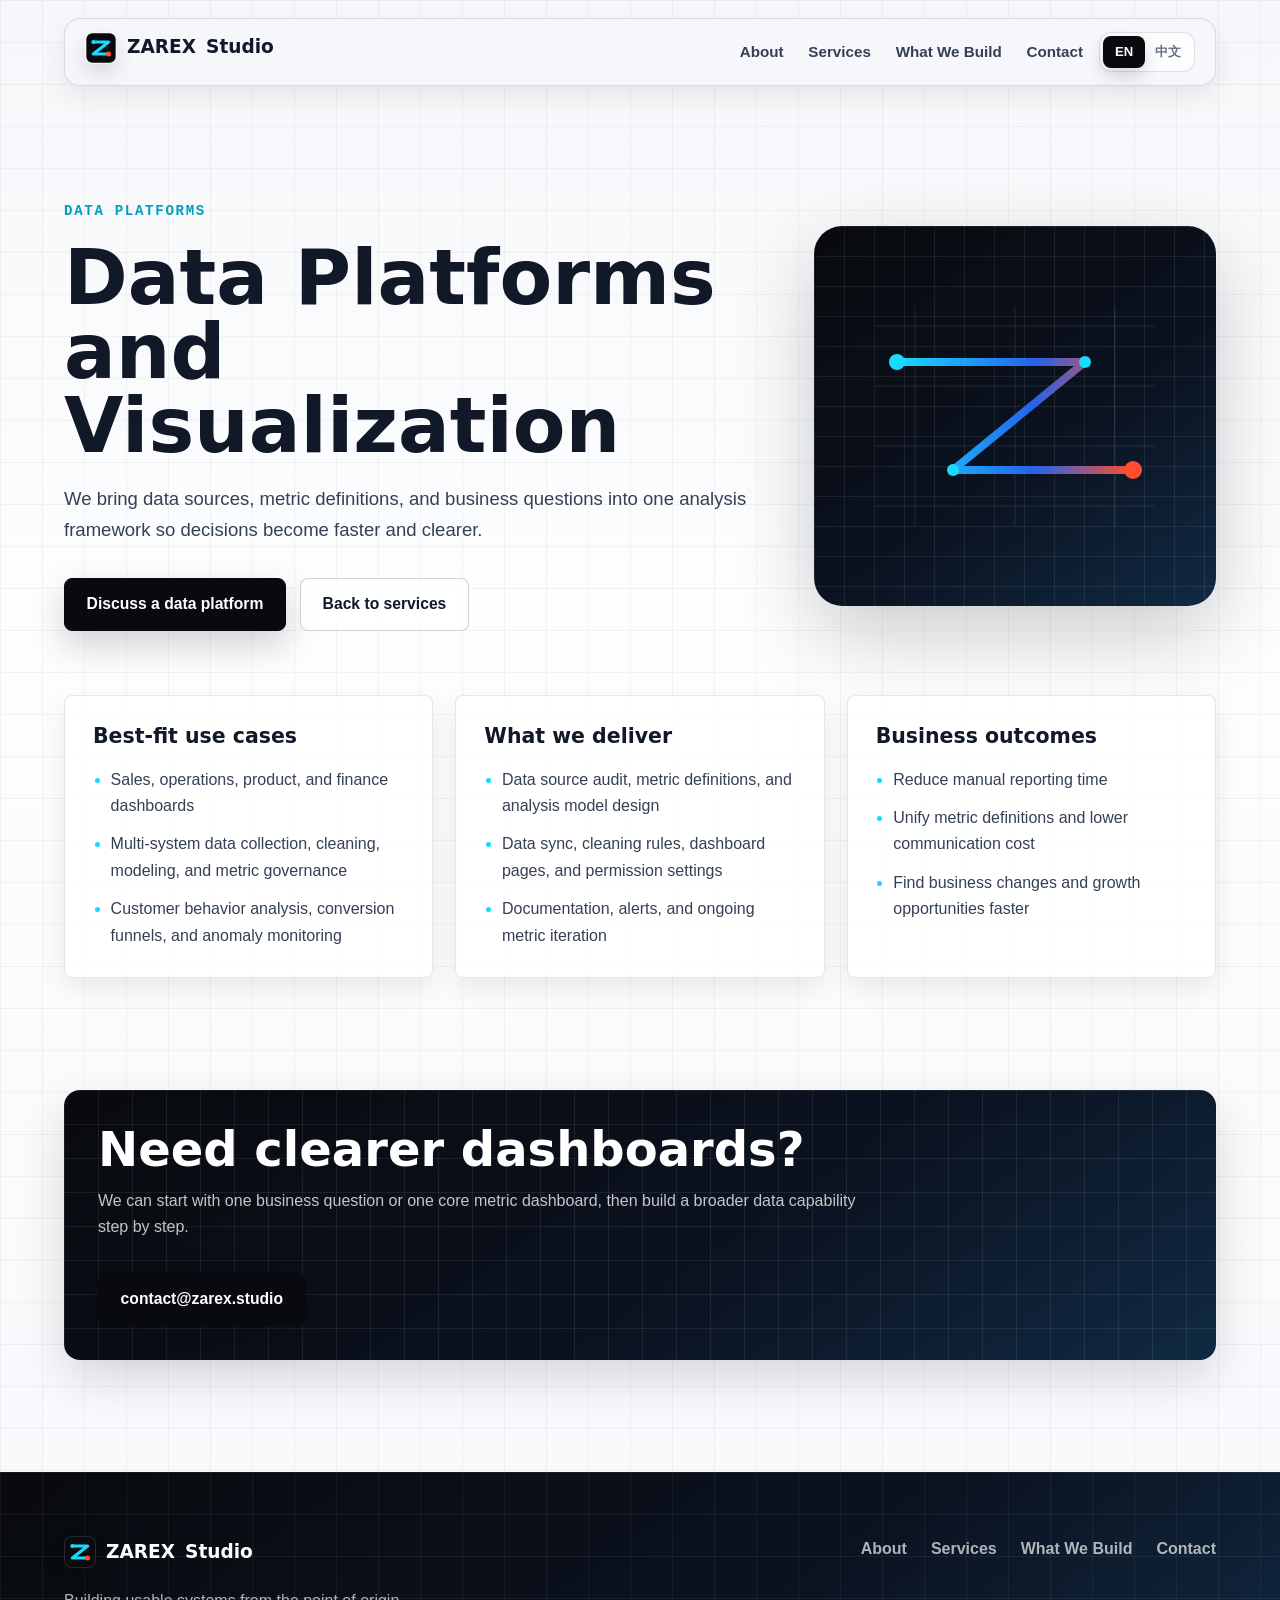
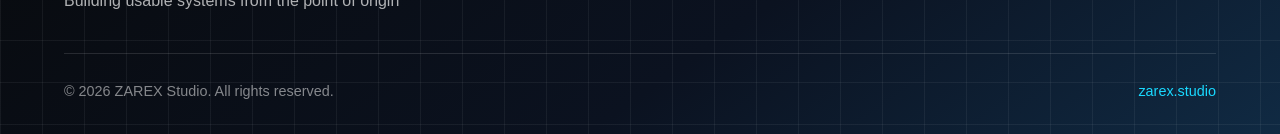
<file: en/services/data-platforms/index.html>
<!DOCTYPE html>
<html lang="en" data-language="en">
<head>
    <meta charset="UTF-8">
    <meta name="viewport" content="width=device-width, initial-scale=1.0">
    <title>Data Platforms and Visualization | ZAREX Studio</title>
    <meta name="description" content="ZAREX Studio builds data platforms, metric systems, dashboards, and visualization tools that turn scattered data into explainable business insight.">
    <meta name="robots" content="index, follow, max-image-preview:large">
    <meta name="author" content="ZAREX Studio">
    <meta name="application-name" content="ZAREX Studio">
    <meta name="theme-color" content="#080a0d">
    <link rel="canonical" href="https://zarex.studio/en/services/data-platforms/">
    <link rel="sitemap" type="application/xml" href="https://zarex.studio/sitemap.xml">
    <link rel="alternate" hreflang="zh-CN" href="https://zarex.studio/zh/services/data-platforms/">
    <link rel="alternate" hreflang="en" href="https://zarex.studio/en/services/data-platforms/">
    <link rel="alternate" hreflang="x-default" href="https://zarex.studio/zh/services/data-platforms/">
    <meta property="og:type" content="website">
    <meta property="og:site_name" content="ZAREX Studio">
    <meta property="og:url" content="https://zarex.studio/en/services/data-platforms/">
    <meta property="og:title" content="Data Platforms and Visualization | ZAREX Studio">
    <meta property="og:description" content="ZAREX Studio builds data platforms, metric systems, dashboards, and visualization tools that turn scattered data into explainable business insight.">
    <meta property="og:locale" content="en_US">
    <meta property="og:locale:alternate" content="zh_CN">
    <meta property="og:image" content="https://zarex.studio/og-image.png">
    <meta property="og:image:type" content="image/png">
    <meta property="og:image:width" content="1200">
    <meta property="og:image:height" content="630">
    <meta property="og:image:alt" content="ZAREX Studio data platforms service social preview">
    <meta name="twitter:card" content="summary_large_image">
    <meta name="twitter:title" content="Data Platforms and Visualization | ZAREX Studio">
    <meta name="twitter:description" content="ZAREX Studio builds data platforms, metric systems, dashboards, and visualization tools that turn scattered data into explainable business insight.">
    <meta name="twitter:image" content="https://zarex.studio/og-image.png">
    <meta name="twitter:image:alt" content="ZAREX Studio data platforms service social preview">
    <link rel="stylesheet" href="../../../styles.css">
    <link rel="icon" href="../../../favicon.ico" sizes="any">
    <link rel="icon" type="image/svg+xml" href="../../../favicon.svg">
    <link rel="icon" type="image/png" sizes="32x32" href="../../../favicon-32x32.png">
    <link rel="icon" type="image/png" sizes="16x16" href="../../../favicon-16x16.png">
    <link rel="apple-touch-icon" sizes="180x180" href="../../../apple-touch-icon.png">
    <link rel="manifest" href="../../../site.webmanifest">
    <script type="application/ld+json">{
        "@context": "https://schema.org",
        "@graph": [
                {
                        "@type": "Organization",
                        "@id": "https://zarex.studio/#organization",
                        "name": "ZAREX Studio",
                        "alternateName": "奇点智构",
                        "url": "https://zarex.studio/",
                        "logo": "https://zarex.studio/logo-mark.png",
                        "email": "contact@zarex.studio"
                },
                {
                        "@type": "Service",
                        "@id": "https://zarex.studio/en/services/data-platforms/#service",
                        "name": "Data Platforms and Visualization",
                        "description": "ZAREX Studio builds data platforms, metric systems, dashboards, and visualization tools that turn scattered data into explainable business insight.",
                        "serviceType": "Data Platforms",
                        "provider": {
                                "@id": "https://zarex.studio/#organization"
                        },
                        "areaServed": [
                                "China",
                                "Worldwide"
                        ],
                        "url": "https://zarex.studio/en/services/data-platforms/",
                        "inLanguage": "en"
                },
                {
                        "@type": "BreadcrumbList",
                        "@id": "https://zarex.studio/en/services/data-platforms/#breadcrumb",
                        "itemListElement": [
                                {
                                        "@type": "ListItem",
                                        "position": 1,
                                        "name": "ZAREX Studio",
                                        "item": "https://zarex.studio/en/"
                                },
                                {
                                        "@type": "ListItem",
                                        "position": 2,
                                        "name": "Services",
                                        "item": "https://zarex.studio/en/#services"
                                },
                                {
                                        "@type": "ListItem",
                                        "position": 3,
                                        "name": "Data Platforms and Visualization",
                                        "item": "https://zarex.studio/en/services/data-platforms/"
                                }
                        ]
                }
        ]
}</script>
</head>
<body>
    <header>
        <div class="container">
            <nav>
                <div class="logo">
                    <a href="../../index.html">ZAREX <span>Studio</span></a>
                </div>
                <div class="nav-actions">
                    <div class="nav-links">
                        <a href="../../index.html#about">About</a>
                        <a href="../../index.html#services">Services</a>
                        <a href="../../index.html#projects">What We Build</a>
                        <a href="../../index.html#contact">Contact</a>
                    </div>
                    <div class="language-switcher" role="group" aria-label="Select website language">
                        <button class="language-option active" type="button" data-language-option="en" data-language-url="index.html" aria-pressed="true">EN</button>
                        <button class="language-option" type="button" data-language-option="zh" data-language-url="../../../zh/services/data-platforms/index.html" aria-pressed="false">中文</button>
                    </div>
                    <button class="mobile-menu-btn" type="button" aria-label="Open navigation menu" aria-expanded="false" aria-controls="mobile-nav">
                        <span></span>
                        <span></span>
                        <span></span>
                    </button>
                </div>
            </nav>
        </div>
    </header>

    <main class="service-detail-main">
        <section class="service-detail-hero">
            <div class="container">
                <div>
                    <p class="service-eyebrow">Data Platforms</p>
                    <h1>Data Platforms and Visualization</h1>
                    <p>We bring data sources, metric definitions, and business questions into one analysis framework so decisions become faster and clearer.</p>
                    <div class="service-actions">
                        <a class="btn btn-primary" href="../../index.html#contact">Discuss a data platform</a>
                        <a class="btn btn-secondary" href="../../index.html#services">Back to services</a>
                    </div>
                </div>
                <div class="service-visual" aria-hidden="true"></div>
            </div>
        </section>

        <section class="service-detail-content">
            <div class="container service-detail-grid">
                <div class="service-detail-panel">
                    <h2>Best-fit use cases</h2>
                    <ul>
                    <li>Sales, operations, product, and finance dashboards</li>
                    <li>Multi-system data collection, cleaning, modeling, and metric governance</li>
                    <li>Customer behavior analysis, conversion funnels, and anomaly monitoring</li>
                    </ul>
                </div>
                <div class="service-detail-panel">
                    <h2>What we deliver</h2>
                    <ul>
                    <li>Data source audit, metric definitions, and analysis model design</li>
                    <li>Data sync, cleaning rules, dashboard pages, and permission settings</li>
                    <li>Documentation, alerts, and ongoing metric iteration</li>
                    </ul>
                </div>
                <div class="service-detail-panel">
                    <h2>Business outcomes</h2>
                    <ul>
                    <li>Reduce manual reporting time</li>
                    <li>Unify metric definitions and lower communication cost</li>
                    <li>Find business changes and growth opportunities faster</li>
                    </ul>
                </div>
            </div>
        </section>

        <section class="service-detail-cta">
            <div class="container">
                <h2>Need clearer dashboards?</h2>
                <p>We can start with one business question or one core metric dashboard, then build a broader data capability step by step.</p>
                <div class="service-actions">
                    <a class="btn btn-primary" href="mailto:contact@zarex.studio">contact@zarex.studio</a>
                </div>
            </div>
        </section>
    </main>

    <footer>
        <div class="container">
            <div class="footer-content">
                <div class="footer-logo">
                    <a href="../../index.html">ZAREX <span>Studio</span></a>
                    <p>Building usable systems from the point of origin</p>
                </div>
                <div class="footer-links">
                    <a href="../../index.html#about">About</a>
                    <a href="../../index.html#services">Services</a>
                    <a href="../../index.html#projects">What We Build</a>
                    <a href="../../index.html#contact">Contact</a>
                </div>
            </div>
            <div class="footer-bottom">
                <p>© 2026 ZAREX Studio. All rights reserved.</p>
                <p><a href="https://zarex.studio">zarex.studio</a></p>
            </div>
        </div>
    </footer>

    <script src="../../../script.js" defer></script>
</body>
</html>
</file>
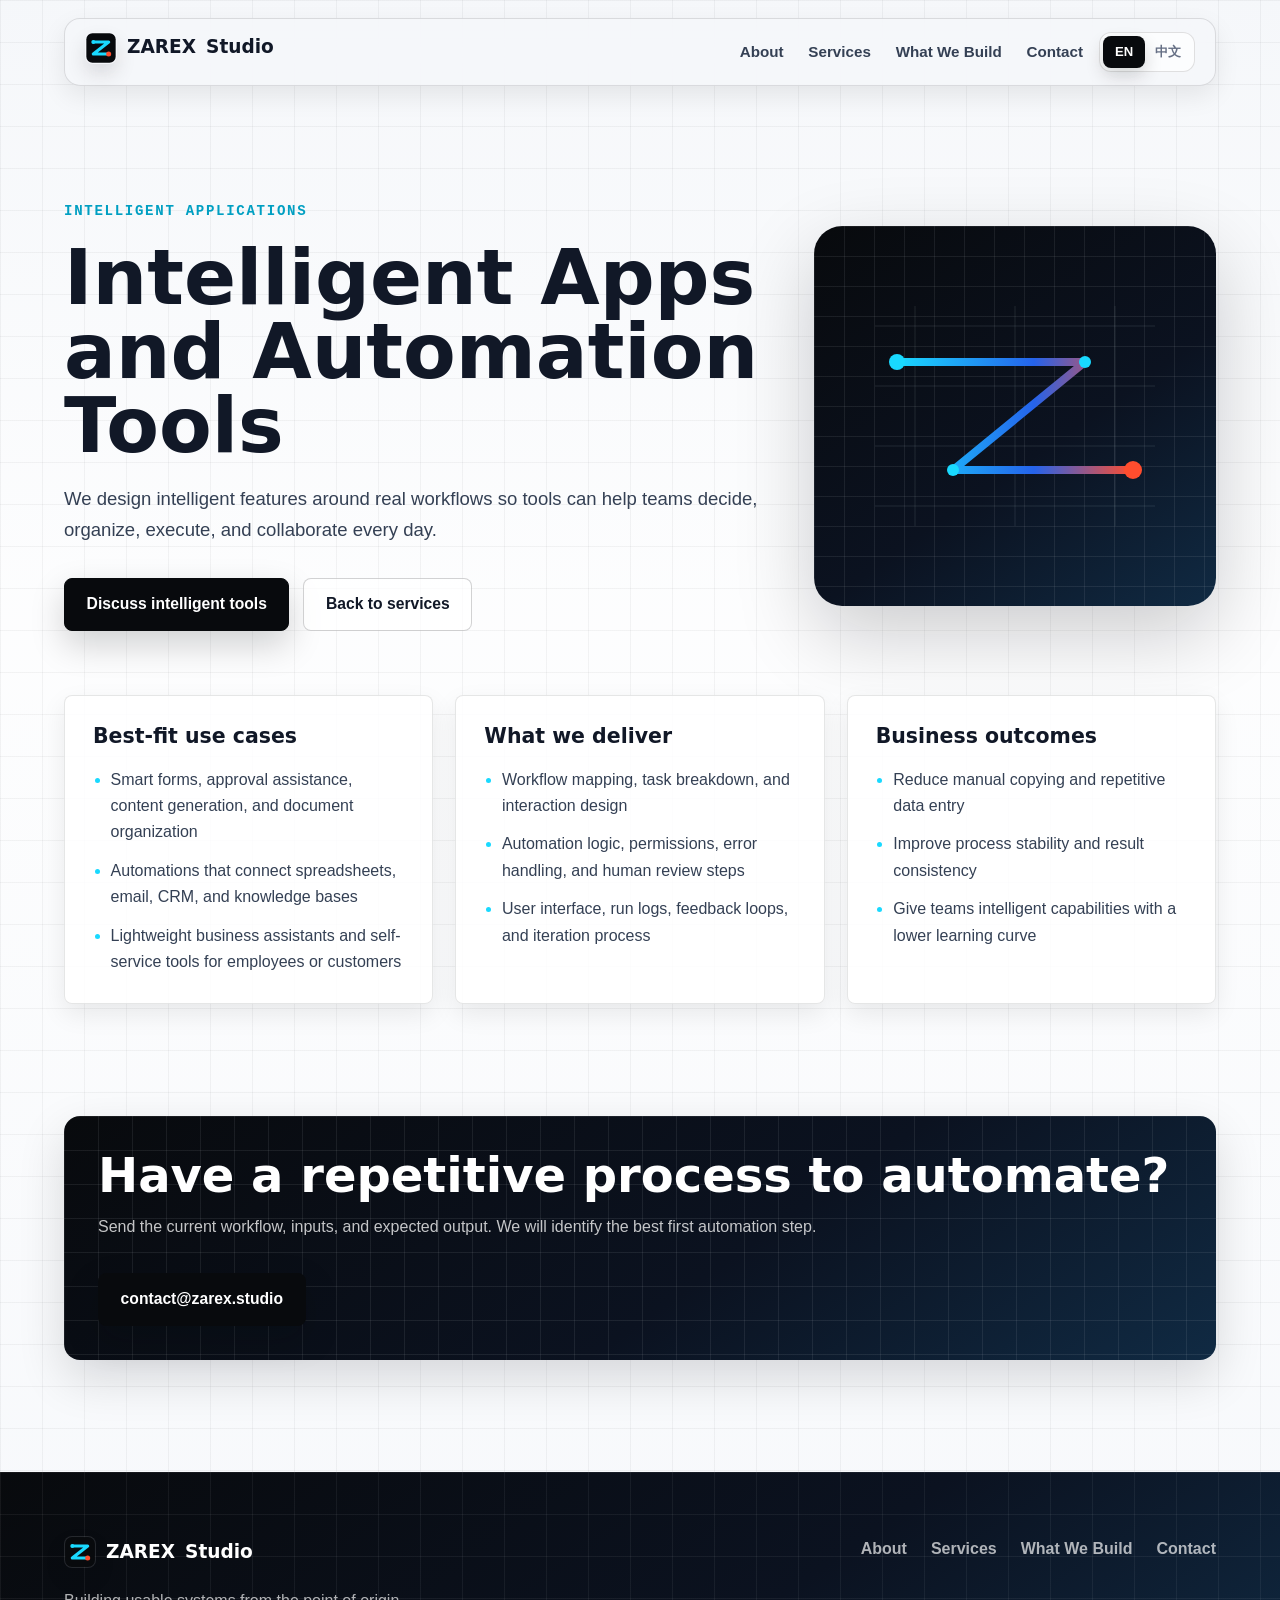
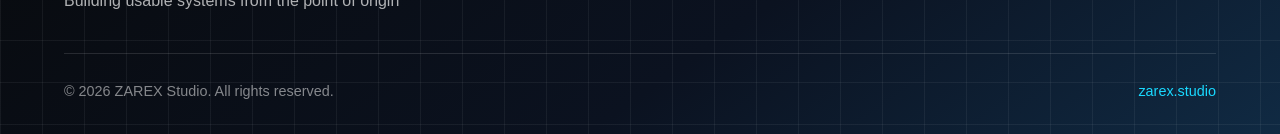
<file: en/services/intelligent-apps/index.html>
<!DOCTYPE html>
<html lang="en" data-language="en">
<head>
    <meta charset="UTF-8">
    <meta name="viewport" content="width=device-width, initial-scale=1.0">
    <title>Intelligent Apps and Automation Tools | ZAREX Studio</title>
    <meta name="description" content="ZAREX Studio builds intelligent applications, automation tools, business assistants, and workflows that combine AI, data, and product features.">
    <meta name="robots" content="index, follow, max-image-preview:large">
    <meta name="author" content="ZAREX Studio">
    <meta name="application-name" content="ZAREX Studio">
    <meta name="theme-color" content="#080a0d">
    <link rel="canonical" href="https://zarex.studio/en/services/intelligent-apps/">
    <link rel="sitemap" type="application/xml" href="https://zarex.studio/sitemap.xml">
    <link rel="alternate" hreflang="zh-CN" href="https://zarex.studio/zh/services/intelligent-apps/">
    <link rel="alternate" hreflang="en" href="https://zarex.studio/en/services/intelligent-apps/">
    <link rel="alternate" hreflang="x-default" href="https://zarex.studio/zh/services/intelligent-apps/">
    <meta property="og:type" content="website">
    <meta property="og:site_name" content="ZAREX Studio">
    <meta property="og:url" content="https://zarex.studio/en/services/intelligent-apps/">
    <meta property="og:title" content="Intelligent Apps and Automation Tools | ZAREX Studio">
    <meta property="og:description" content="ZAREX Studio builds intelligent applications, automation tools, business assistants, and workflows that combine AI, data, and product features.">
    <meta property="og:locale" content="en_US">
    <meta property="og:locale:alternate" content="zh_CN">
    <meta property="og:image" content="https://zarex.studio/og-image.png">
    <meta property="og:image:type" content="image/png">
    <meta property="og:image:width" content="1200">
    <meta property="og:image:height" content="630">
    <meta property="og:image:alt" content="ZAREX Studio intelligent apps service social preview">
    <meta name="twitter:card" content="summary_large_image">
    <meta name="twitter:title" content="Intelligent Apps and Automation Tools | ZAREX Studio">
    <meta name="twitter:description" content="ZAREX Studio builds intelligent applications, automation tools, business assistants, and workflows that combine AI, data, and product features.">
    <meta name="twitter:image" content="https://zarex.studio/og-image.png">
    <meta name="twitter:image:alt" content="ZAREX Studio intelligent apps service social preview">
    <link rel="stylesheet" href="../../../styles.css">
    <link rel="icon" href="../../../favicon.ico" sizes="any">
    <link rel="icon" type="image/svg+xml" href="../../../favicon.svg">
    <link rel="icon" type="image/png" sizes="32x32" href="../../../favicon-32x32.png">
    <link rel="icon" type="image/png" sizes="16x16" href="../../../favicon-16x16.png">
    <link rel="apple-touch-icon" sizes="180x180" href="../../../apple-touch-icon.png">
    <link rel="manifest" href="../../../site.webmanifest">
    <script type="application/ld+json">{
        "@context": "https://schema.org",
        "@graph": [
                {
                        "@type": "Organization",
                        "@id": "https://zarex.studio/#organization",
                        "name": "ZAREX Studio",
                        "alternateName": "奇点智构",
                        "url": "https://zarex.studio/",
                        "logo": "https://zarex.studio/logo-mark.png",
                        "email": "contact@zarex.studio"
                },
                {
                        "@type": "Service",
                        "@id": "https://zarex.studio/en/services/intelligent-apps/#service",
                        "name": "Intelligent Apps and Automation Tools",
                        "description": "ZAREX Studio builds intelligent applications, automation tools, business assistants, and workflows that combine AI, data, and product features.",
                        "serviceType": "Intelligent Applications",
                        "provider": {
                                "@id": "https://zarex.studio/#organization"
                        },
                        "areaServed": [
                                "China",
                                "Worldwide"
                        ],
                        "url": "https://zarex.studio/en/services/intelligent-apps/",
                        "inLanguage": "en"
                },
                {
                        "@type": "BreadcrumbList",
                        "@id": "https://zarex.studio/en/services/intelligent-apps/#breadcrumb",
                        "itemListElement": [
                                {
                                        "@type": "ListItem",
                                        "position": 1,
                                        "name": "ZAREX Studio",
                                        "item": "https://zarex.studio/en/"
                                },
                                {
                                        "@type": "ListItem",
                                        "position": 2,
                                        "name": "Services",
                                        "item": "https://zarex.studio/en/#services"
                                },
                                {
                                        "@type": "ListItem",
                                        "position": 3,
                                        "name": "Intelligent Apps and Automation Tools",
                                        "item": "https://zarex.studio/en/services/intelligent-apps/"
                                }
                        ]
                }
        ]
}</script>
</head>
<body>
    <header>
        <div class="container">
            <nav>
                <div class="logo">
                    <a href="../../index.html">ZAREX <span>Studio</span></a>
                </div>
                <div class="nav-actions">
                    <div class="nav-links">
                        <a href="../../index.html#about">About</a>
                        <a href="../../index.html#services">Services</a>
                        <a href="../../index.html#projects">What We Build</a>
                        <a href="../../index.html#contact">Contact</a>
                    </div>
                    <div class="language-switcher" role="group" aria-label="Select website language">
                        <button class="language-option active" type="button" data-language-option="en" data-language-url="index.html" aria-pressed="true">EN</button>
                        <button class="language-option" type="button" data-language-option="zh" data-language-url="../../../zh/services/intelligent-apps/index.html" aria-pressed="false">中文</button>
                    </div>
                    <button class="mobile-menu-btn" type="button" aria-label="Open navigation menu" aria-expanded="false" aria-controls="mobile-nav">
                        <span></span>
                        <span></span>
                        <span></span>
                    </button>
                </div>
            </nav>
        </div>
    </header>

    <main class="service-detail-main">
        <section class="service-detail-hero">
            <div class="container">
                <div>
                    <p class="service-eyebrow">Intelligent Applications</p>
                    <h1>Intelligent Apps and Automation Tools</h1>
                    <p>We design intelligent features around real workflows so tools can help teams decide, organize, execute, and collaborate every day.</p>
                    <div class="service-actions">
                        <a class="btn btn-primary" href="../../index.html#contact">Discuss intelligent tools</a>
                        <a class="btn btn-secondary" href="../../index.html#services">Back to services</a>
                    </div>
                </div>
                <div class="service-visual" aria-hidden="true"></div>
            </div>
        </section>

        <section class="service-detail-content">
            <div class="container service-detail-grid">
                <div class="service-detail-panel">
                    <h2>Best-fit use cases</h2>
                    <ul>
                    <li>Smart forms, approval assistance, content generation, and document organization</li>
                    <li>Automations that connect spreadsheets, email, CRM, and knowledge bases</li>
                    <li>Lightweight business assistants and self-service tools for employees or customers</li>
                    </ul>
                </div>
                <div class="service-detail-panel">
                    <h2>What we deliver</h2>
                    <ul>
                    <li>Workflow mapping, task breakdown, and interaction design</li>
                    <li>Automation logic, permissions, error handling, and human review steps</li>
                    <li>User interface, run logs, feedback loops, and iteration process</li>
                    </ul>
                </div>
                <div class="service-detail-panel">
                    <h2>Business outcomes</h2>
                    <ul>
                    <li>Reduce manual copying and repetitive data entry</li>
                    <li>Improve process stability and result consistency</li>
                    <li>Give teams intelligent capabilities with a lower learning curve</li>
                    </ul>
                </div>
            </div>
        </section>

        <section class="service-detail-cta">
            <div class="container">
                <h2>Have a repetitive process to automate?</h2>
                <p>Send the current workflow, inputs, and expected output. We will identify the best first automation step.</p>
                <div class="service-actions">
                    <a class="btn btn-primary" href="mailto:contact@zarex.studio">contact@zarex.studio</a>
                </div>
            </div>
        </section>
    </main>

    <footer>
        <div class="container">
            <div class="footer-content">
                <div class="footer-logo">
                    <a href="../../index.html">ZAREX <span>Studio</span></a>
                    <p>Building usable systems from the point of origin</p>
                </div>
                <div class="footer-links">
                    <a href="../../index.html#about">About</a>
                    <a href="../../index.html#services">Services</a>
                    <a href="../../index.html#projects">What We Build</a>
                    <a href="../../index.html#contact">Contact</a>
                </div>
            </div>
            <div class="footer-bottom">
                <p>© 2026 ZAREX Studio. All rights reserved.</p>
                <p><a href="https://zarex.studio">zarex.studio</a></p>
            </div>
        </div>
    </footer>

    <script src="../../../script.js" defer></script>
</body>
</html>
</file>
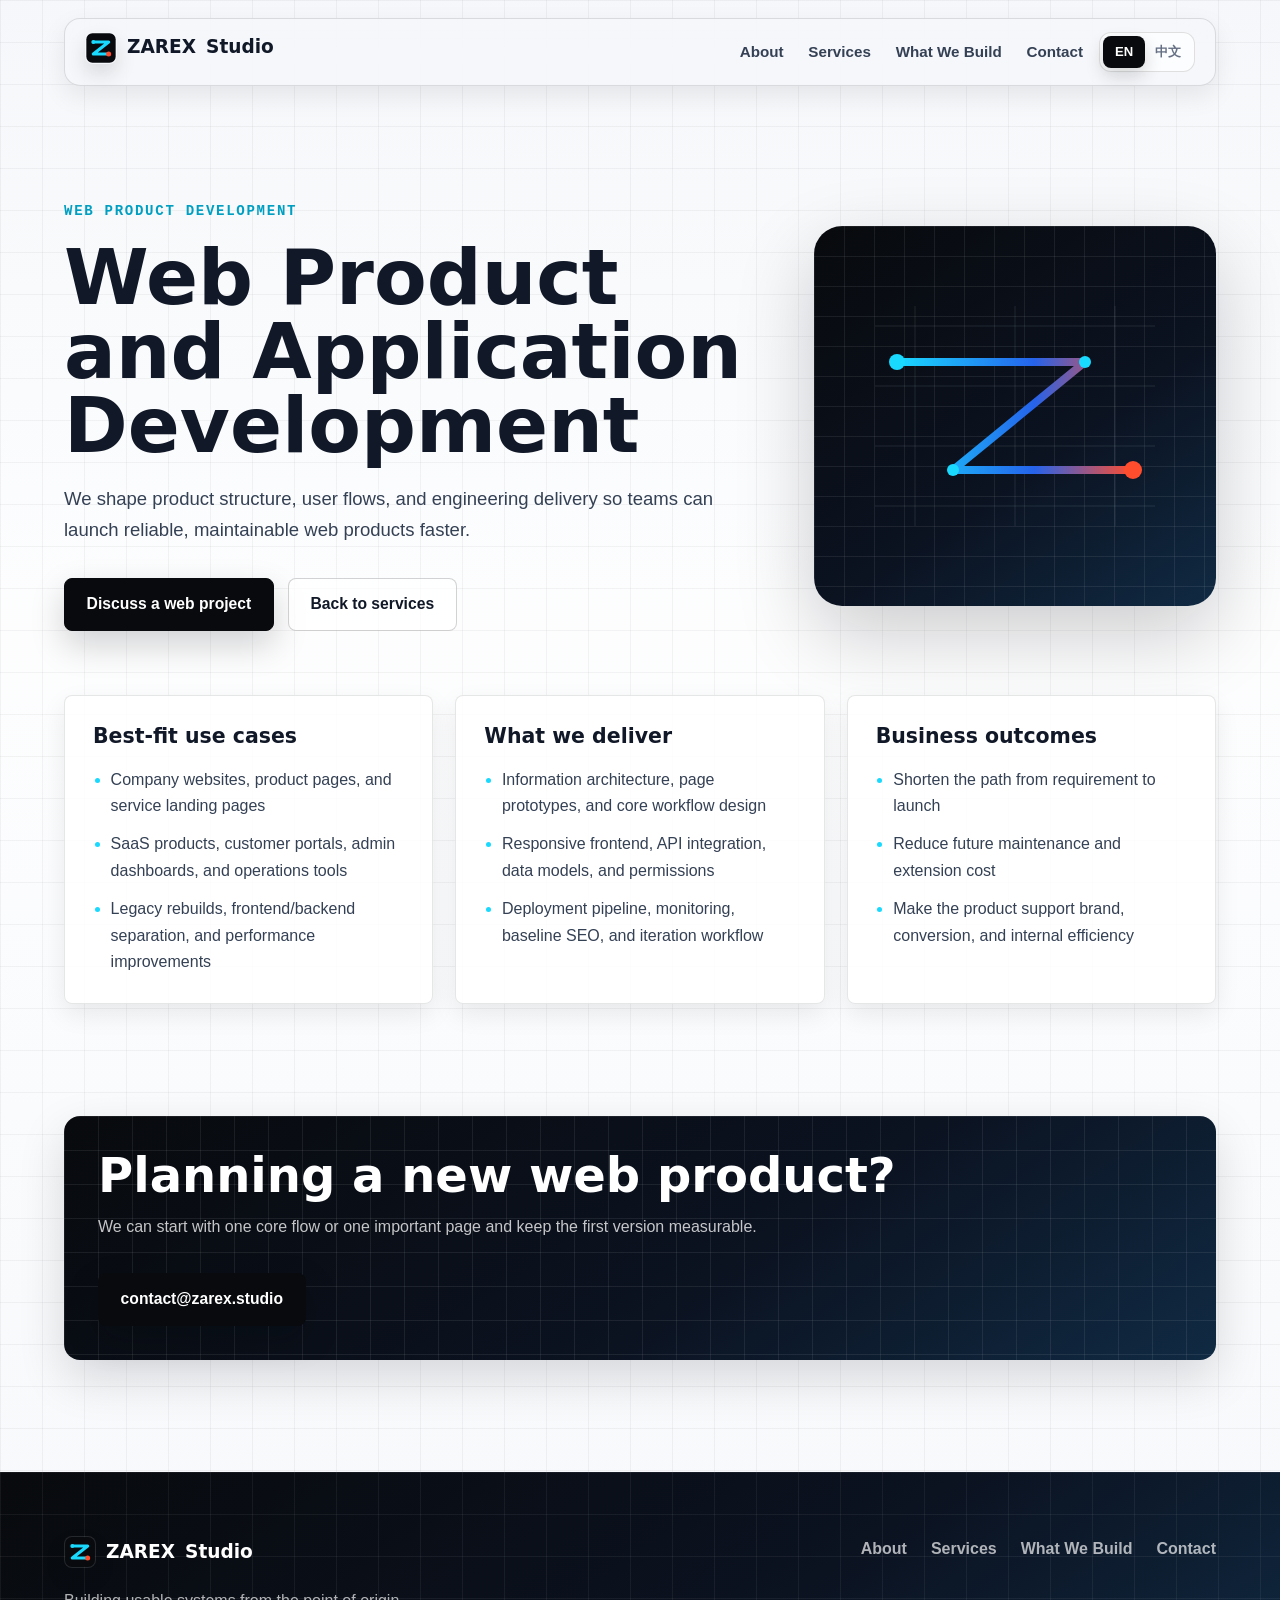
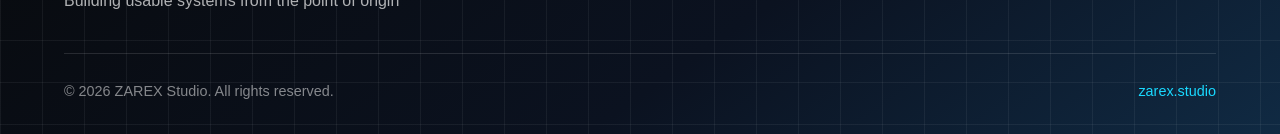
<file: en/services/web-development/index.html>
<!DOCTYPE html>
<html lang="en" data-language="en">
<head>
    <meta charset="UTF-8">
    <meta name="viewport" content="width=device-width, initial-scale=1.0">
    <title>Web Product and Application Development | ZAREX Studio</title>
    <meta name="description" content="ZAREX Studio builds company websites, SaaS products, dashboards, business systems, and web applications from prototype to launch and iteration.">
    <meta name="robots" content="index, follow, max-image-preview:large">
    <meta name="author" content="ZAREX Studio">
    <meta name="application-name" content="ZAREX Studio">
    <meta name="theme-color" content="#080a0d">
    <link rel="canonical" href="https://zarex.studio/en/services/web-development/">
    <link rel="sitemap" type="application/xml" href="https://zarex.studio/sitemap.xml">
    <link rel="alternate" hreflang="zh-CN" href="https://zarex.studio/zh/services/web-development/">
    <link rel="alternate" hreflang="en" href="https://zarex.studio/en/services/web-development/">
    <link rel="alternate" hreflang="x-default" href="https://zarex.studio/zh/services/web-development/">
    <meta property="og:type" content="website">
    <meta property="og:site_name" content="ZAREX Studio">
    <meta property="og:url" content="https://zarex.studio/en/services/web-development/">
    <meta property="og:title" content="Web Product and Application Development | ZAREX Studio">
    <meta property="og:description" content="ZAREX Studio builds company websites, SaaS products, dashboards, business systems, and web applications from prototype to launch and iteration.">
    <meta property="og:locale" content="en_US">
    <meta property="og:locale:alternate" content="zh_CN">
    <meta property="og:image" content="https://zarex.studio/og-image.png">
    <meta property="og:image:type" content="image/png">
    <meta property="og:image:width" content="1200">
    <meta property="og:image:height" content="630">
    <meta property="og:image:alt" content="ZAREX Studio web product development service social preview">
    <meta name="twitter:card" content="summary_large_image">
    <meta name="twitter:title" content="Web Product and Application Development | ZAREX Studio">
    <meta name="twitter:description" content="ZAREX Studio builds company websites, SaaS products, dashboards, business systems, and web applications from prototype to launch and iteration.">
    <meta name="twitter:image" content="https://zarex.studio/og-image.png">
    <meta name="twitter:image:alt" content="ZAREX Studio web product development service social preview">
    <link rel="stylesheet" href="../../../styles.css">
    <link rel="icon" href="../../../favicon.ico" sizes="any">
    <link rel="icon" type="image/svg+xml" href="../../../favicon.svg">
    <link rel="icon" type="image/png" sizes="32x32" href="../../../favicon-32x32.png">
    <link rel="icon" type="image/png" sizes="16x16" href="../../../favicon-16x16.png">
    <link rel="apple-touch-icon" sizes="180x180" href="../../../apple-touch-icon.png">
    <link rel="manifest" href="../../../site.webmanifest">
    <script type="application/ld+json">{
        "@context": "https://schema.org",
        "@graph": [
                {
                        "@type": "Organization",
                        "@id": "https://zarex.studio/#organization",
                        "name": "ZAREX Studio",
                        "alternateName": "奇点智构",
                        "url": "https://zarex.studio/",
                        "logo": "https://zarex.studio/logo-mark.png",
                        "email": "contact@zarex.studio"
                },
                {
                        "@type": "Service",
                        "@id": "https://zarex.studio/en/services/web-development/#service",
                        "name": "Web Product and Application Development",
                        "description": "ZAREX Studio builds company websites, SaaS products, dashboards, business systems, and web applications from prototype to launch and iteration.",
                        "serviceType": "Web Product Development",
                        "provider": {
                                "@id": "https://zarex.studio/#organization"
                        },
                        "areaServed": [
                                "China",
                                "Worldwide"
                        ],
                        "url": "https://zarex.studio/en/services/web-development/",
                        "inLanguage": "en"
                },
                {
                        "@type": "BreadcrumbList",
                        "@id": "https://zarex.studio/en/services/web-development/#breadcrumb",
                        "itemListElement": [
                                {
                                        "@type": "ListItem",
                                        "position": 1,
                                        "name": "ZAREX Studio",
                                        "item": "https://zarex.studio/en/"
                                },
                                {
                                        "@type": "ListItem",
                                        "position": 2,
                                        "name": "Services",
                                        "item": "https://zarex.studio/en/#services"
                                },
                                {
                                        "@type": "ListItem",
                                        "position": 3,
                                        "name": "Web Product and Application Development",
                                        "item": "https://zarex.studio/en/services/web-development/"
                                }
                        ]
                }
        ]
}</script>
</head>
<body>
    <header>
        <div class="container">
            <nav>
                <div class="logo">
                    <a href="../../index.html">ZAREX <span>Studio</span></a>
                </div>
                <div class="nav-actions">
                    <div class="nav-links">
                        <a href="../../index.html#about">About</a>
                        <a href="../../index.html#services">Services</a>
                        <a href="../../index.html#projects">What We Build</a>
                        <a href="../../index.html#contact">Contact</a>
                    </div>
                    <div class="language-switcher" role="group" aria-label="Select website language">
                        <button class="language-option active" type="button" data-language-option="en" data-language-url="index.html" aria-pressed="true">EN</button>
                        <button class="language-option" type="button" data-language-option="zh" data-language-url="../../../zh/services/web-development/index.html" aria-pressed="false">中文</button>
                    </div>
                    <button class="mobile-menu-btn" type="button" aria-label="Open navigation menu" aria-expanded="false" aria-controls="mobile-nav">
                        <span></span>
                        <span></span>
                        <span></span>
                    </button>
                </div>
            </nav>
        </div>
    </header>

    <main class="service-detail-main">
        <section class="service-detail-hero">
            <div class="container">
                <div>
                    <p class="service-eyebrow">Web Product Development</p>
                    <h1>Web Product and Application Development</h1>
                    <p>We shape product structure, user flows, and engineering delivery so teams can launch reliable, maintainable web products faster.</p>
                    <div class="service-actions">
                        <a class="btn btn-primary" href="../../index.html#contact">Discuss a web project</a>
                        <a class="btn btn-secondary" href="../../index.html#services">Back to services</a>
                    </div>
                </div>
                <div class="service-visual" aria-hidden="true"></div>
            </div>
        </section>

        <section class="service-detail-content">
            <div class="container service-detail-grid">
                <div class="service-detail-panel">
                    <h2>Best-fit use cases</h2>
                    <ul>
                    <li>Company websites, product pages, and service landing pages</li>
                    <li>SaaS products, customer portals, admin dashboards, and operations tools</li>
                    <li>Legacy rebuilds, frontend/backend separation, and performance improvements</li>
                    </ul>
                </div>
                <div class="service-detail-panel">
                    <h2>What we deliver</h2>
                    <ul>
                    <li>Information architecture, page prototypes, and core workflow design</li>
                    <li>Responsive frontend, API integration, data models, and permissions</li>
                    <li>Deployment pipeline, monitoring, baseline SEO, and iteration workflow</li>
                    </ul>
                </div>
                <div class="service-detail-panel">
                    <h2>Business outcomes</h2>
                    <ul>
                    <li>Shorten the path from requirement to launch</li>
                    <li>Reduce future maintenance and extension cost</li>
                    <li>Make the product support brand, conversion, and internal efficiency</li>
                    </ul>
                </div>
            </div>
        </section>

        <section class="service-detail-cta">
            <div class="container">
                <h2>Planning a new web product?</h2>
                <p>We can start with one core flow or one important page and keep the first version measurable.</p>
                <div class="service-actions">
                    <a class="btn btn-primary" href="mailto:contact@zarex.studio">contact@zarex.studio</a>
                </div>
            </div>
        </section>
    </main>

    <footer>
        <div class="container">
            <div class="footer-content">
                <div class="footer-logo">
                    <a href="../../index.html">ZAREX <span>Studio</span></a>
                    <p>Building usable systems from the point of origin</p>
                </div>
                <div class="footer-links">
                    <a href="../../index.html#about">About</a>
                    <a href="../../index.html#services">Services</a>
                    <a href="../../index.html#projects">What We Build</a>
                    <a href="../../index.html#contact">Contact</a>
                </div>
            </div>
            <div class="footer-bottom">
                <p>© 2026 ZAREX Studio. All rights reserved.</p>
                <p><a href="https://zarex.studio">zarex.studio</a></p>
            </div>
        </div>
    </footer>

    <script src="../../../script.js" defer></script>
</body>
</html>
</file>
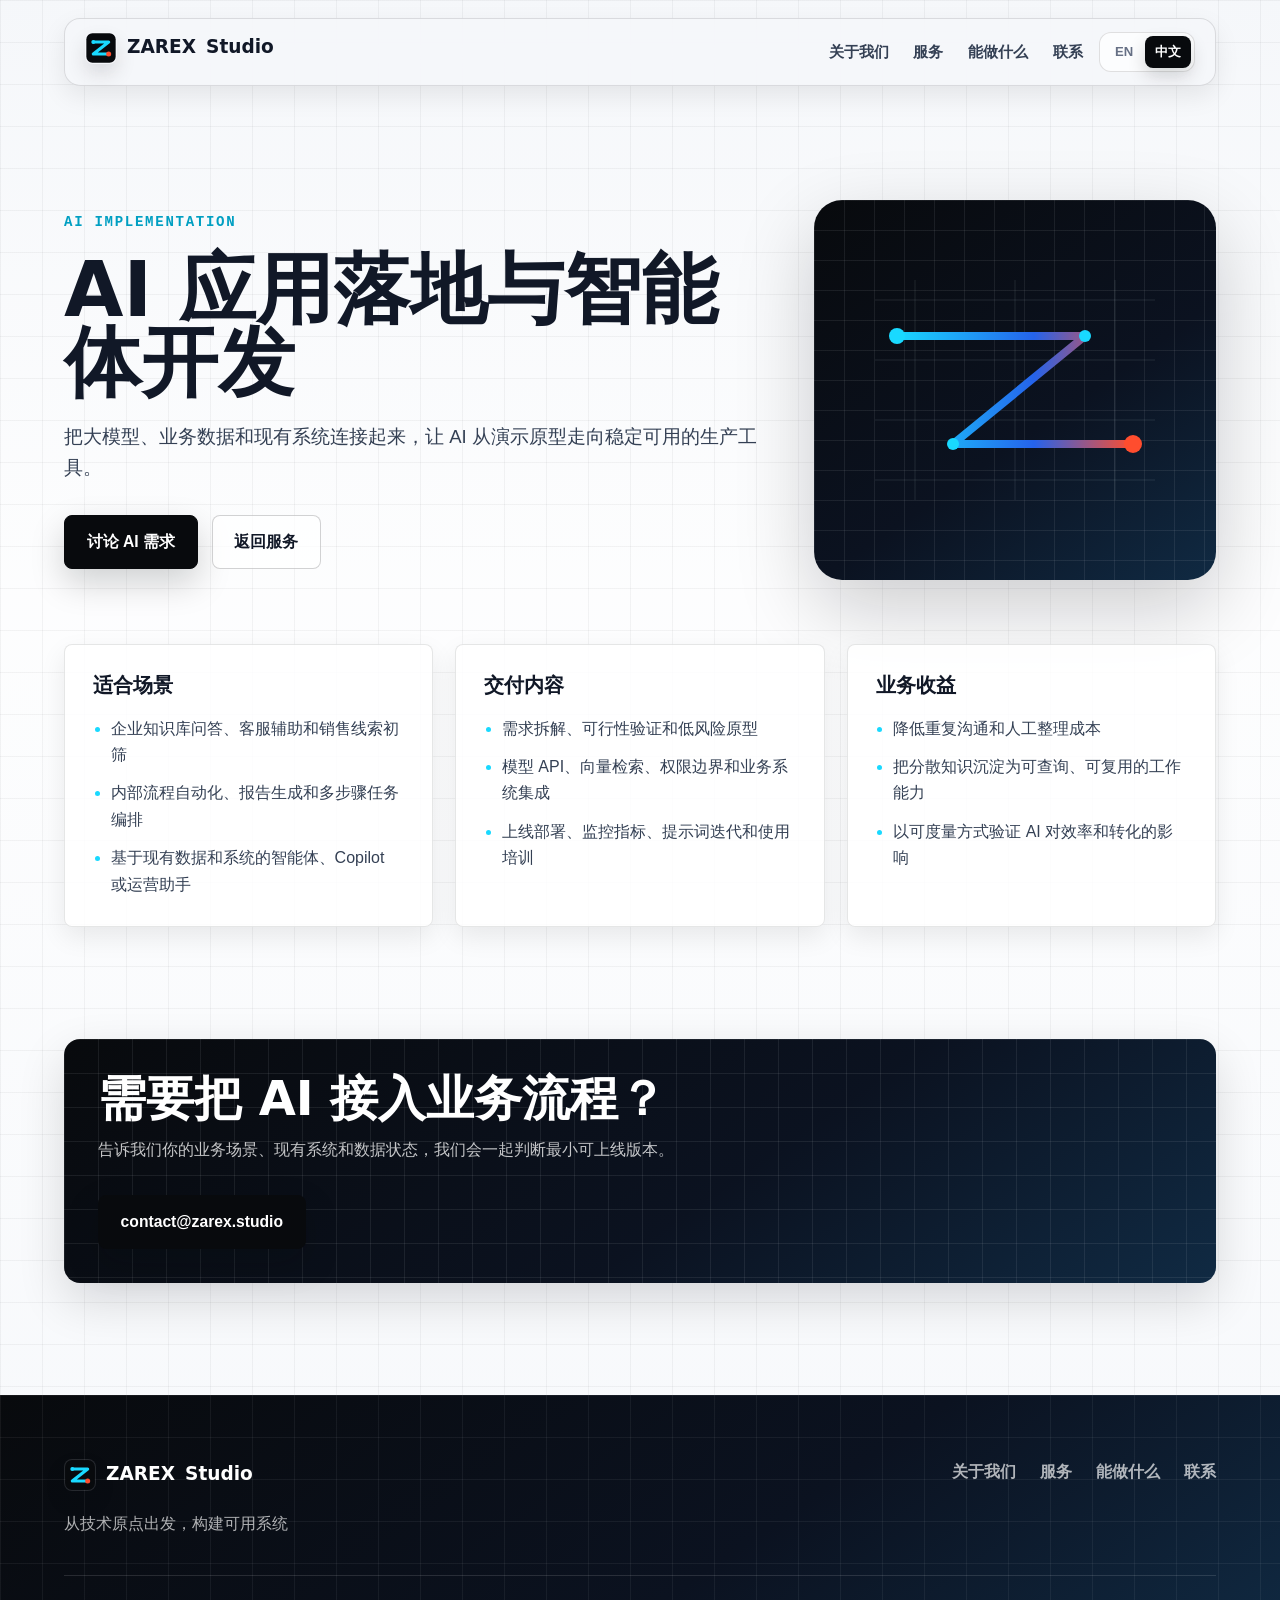
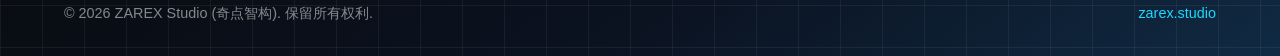
<file: zh/services/ai-solutions/index.html>
<!DOCTYPE html>
<html lang="zh-CN" data-language="zh">
<head>
    <meta charset="UTF-8">
    <meta name="viewport" content="width=device-width, initial-scale=1.0">
    <title>AI 应用落地与智能体开发 | ZAREX Studio 奇点智构</title>
    <meta name="description" content="ZAREX Studio（奇点智构）提供 AI 应用落地、智能体开发、知识库问答、流程自动化和模型集成服务，帮助团队把人工智能能力接入真实业务流程。">
    <meta name="robots" content="index, follow, max-image-preview:large">
    <meta name="author" content="ZAREX Studio">
    <meta name="application-name" content="ZAREX Studio">
    <meta name="theme-color" content="#080a0d">
    <link rel="canonical" href="https://zarex.studio/zh/services/ai-solutions/">
    <link rel="sitemap" type="application/xml" href="https://zarex.studio/sitemap.xml">
    <link rel="alternate" hreflang="zh-CN" href="https://zarex.studio/zh/services/ai-solutions/">
    <link rel="alternate" hreflang="en" href="https://zarex.studio/en/services/ai-solutions/">
    <link rel="alternate" hreflang="x-default" href="https://zarex.studio/zh/services/ai-solutions/">
    <meta property="og:type" content="website">
    <meta property="og:site_name" content="ZAREX Studio">
    <meta property="og:url" content="https://zarex.studio/zh/services/ai-solutions/">
    <meta property="og:title" content="AI 应用落地与智能体开发 | ZAREX Studio 奇点智构">
    <meta property="og:description" content="ZAREX Studio（奇点智构）提供 AI 应用落地、智能体开发、知识库问答、流程自动化和模型集成服务，帮助团队把人工智能能力接入真实业务流程。">
    <meta property="og:locale" content="zh_CN">
    <meta property="og:locale:alternate" content="en_US">
    <meta property="og:image" content="https://zarex.studio/og-image.png">
    <meta property="og:image:type" content="image/png">
    <meta property="og:image:width" content="1200">
    <meta property="og:image:height" content="630">
    <meta property="og:image:alt" content="ZAREX Studio AI 应用落地服务分享预览图">
    <meta name="twitter:card" content="summary_large_image">
    <meta name="twitter:title" content="AI 应用落地与智能体开发 | ZAREX Studio 奇点智构">
    <meta name="twitter:description" content="ZAREX Studio（奇点智构）提供 AI 应用落地、智能体开发、知识库问答、流程自动化和模型集成服务，帮助团队把人工智能能力接入真实业务流程。">
    <meta name="twitter:image" content="https://zarex.studio/og-image.png">
    <meta name="twitter:image:alt" content="ZAREX Studio AI 应用落地服务分享预览图">
    <link rel="stylesheet" href="../../../styles.css">
    <link rel="icon" href="../../../favicon.ico" sizes="any">
    <link rel="icon" type="image/svg+xml" href="../../../favicon.svg">
    <link rel="icon" type="image/png" sizes="32x32" href="../../../favicon-32x32.png">
    <link rel="icon" type="image/png" sizes="16x16" href="../../../favicon-16x16.png">
    <link rel="apple-touch-icon" sizes="180x180" href="../../../apple-touch-icon.png">
    <link rel="manifest" href="../../../site.webmanifest">
    <script type="application/ld+json">{
        "@context": "https://schema.org",
        "@graph": [
                {
                        "@type": "Organization",
                        "@id": "https://zarex.studio/#organization",
                        "name": "ZAREX Studio",
                        "alternateName": "奇点智构",
                        "url": "https://zarex.studio/",
                        "logo": "https://zarex.studio/logo-mark.png",
                        "email": "contact@zarex.studio"
                },
                {
                        "@type": "Service",
                        "@id": "https://zarex.studio/zh/services/ai-solutions/#service",
                        "name": "AI 应用落地与智能体开发",
                        "description": "ZAREX Studio（奇点智构）提供 AI 应用落地、智能体开发、知识库问答、流程自动化和模型集成服务，帮助团队把人工智能能力接入真实业务流程。",
                        "serviceType": "AI Implementation",
                        "provider": {
                                "@id": "https://zarex.studio/#organization"
                        },
                        "areaServed": [
                                "China",
                                "Worldwide"
                        ],
                        "url": "https://zarex.studio/zh/services/ai-solutions/",
                        "inLanguage": "zh-CN"
                },
                {
                        "@type": "BreadcrumbList",
                        "@id": "https://zarex.studio/zh/services/ai-solutions/#breadcrumb",
                        "itemListElement": [
                                {
                                        "@type": "ListItem",
                                        "position": 1,
                                        "name": "ZAREX Studio",
                                        "item": "https://zarex.studio/"
                                },
                                {
                                        "@type": "ListItem",
                                        "position": 2,
                                        "name": "服务",
                                        "item": "https://zarex.studio/#services"
                                },
                                {
                                        "@type": "ListItem",
                                        "position": 3,
                                        "name": "AI 应用落地与智能体开发",
                                        "item": "https://zarex.studio/zh/services/ai-solutions/"
                                }
                        ]
                }
        ]
}</script>
</head>
<body>
    <header>
        <div class="container">
            <nav>
                <div class="logo">
                    <a href="../../index.html">ZAREX <span>Studio</span></a>
                </div>
                <div class="nav-actions">
                    <div class="nav-links">
                        <a href="../../index.html#about">关于我们</a>
                        <a href="../../index.html#services">服务</a>
                        <a href="../../index.html#projects">能做什么</a>
                        <a href="../../index.html#contact">联系</a>
                    </div>
                    <div class="language-switcher" role="group" aria-label="选择网站语言">
                        <button class="language-option" type="button" data-language-option="en" data-language-url="../../../en/services/ai-solutions/index.html" aria-pressed="false">EN</button>
                        <button class="language-option active" type="button" data-language-option="zh" data-language-url="index.html" aria-pressed="true">中文</button>
                    </div>
                    <button class="mobile-menu-btn" type="button" aria-label="打开导航菜单" aria-expanded="false" aria-controls="mobile-nav">
                        <span></span>
                        <span></span>
                        <span></span>
                    </button>
                </div>
            </nav>
        </div>
    </header>

    <main class="service-detail-main">
        <section class="service-detail-hero">
            <div class="container">
                <div>
                    <p class="service-eyebrow">AI Implementation</p>
                    <h1>AI 应用落地与智能体开发</h1>
                    <p>把大模型、业务数据和现有系统连接起来，让 AI 从演示原型走向稳定可用的生产工具。</p>
                    <div class="service-actions">
                        <a class="btn btn-primary" href="../../index.html#contact">讨论 AI 需求</a>
                        <a class="btn btn-secondary" href="../../index.html#services">返回服务</a>
                    </div>
                </div>
                <div class="service-visual" aria-hidden="true"></div>
            </div>
        </section>

        <section class="service-detail-content">
            <div class="container service-detail-grid">
                <div class="service-detail-panel">
                    <h2>适合场景</h2>
                    <ul>
                    <li>企业知识库问答、客服辅助和销售线索初筛</li>
                    <li>内部流程自动化、报告生成和多步骤任务编排</li>
                    <li>基于现有数据和系统的智能体、Copilot 或运营助手</li>
                    </ul>
                </div>
                <div class="service-detail-panel">
                    <h2>交付内容</h2>
                    <ul>
                    <li>需求拆解、可行性验证和低风险原型</li>
                    <li>模型 API、向量检索、权限边界和业务系统集成</li>
                    <li>上线部署、监控指标、提示词迭代和使用培训</li>
                    </ul>
                </div>
                <div class="service-detail-panel">
                    <h2>业务收益</h2>
                    <ul>
                    <li>降低重复沟通和人工整理成本</li>
                    <li>把分散知识沉淀为可查询、可复用的工作能力</li>
                    <li>以可度量方式验证 AI 对效率和转化的影响</li>
                    </ul>
                </div>
            </div>
        </section>

        <section class="service-detail-cta">
            <div class="container">
                <h2>需要把 AI 接入业务流程？</h2>
                <p>告诉我们你的业务场景、现有系统和数据状态，我们会一起判断最小可上线版本。</p>
                <div class="service-actions">
                    <a class="btn btn-primary" href="mailto:contact@zarex.studio">contact@zarex.studio</a>
                </div>
            </div>
        </section>
    </main>

    <footer>
        <div class="container">
            <div class="footer-content">
                <div class="footer-logo">
                    <a href="../../index.html">ZAREX <span>Studio</span></a>
                    <p>从技术原点出发，构建可用系统</p>
                </div>
                <div class="footer-links">
                    <a href="../../index.html#about">关于我们</a>
                    <a href="../../index.html#services">服务</a>
                    <a href="../../index.html#projects">能做什么</a>
                    <a href="../../index.html#contact">联系</a>
                </div>
            </div>
            <div class="footer-bottom">
                <p>© 2026 ZAREX Studio (奇点智构). 保留所有权利.</p>
                <p><a href="https://zarex.studio">zarex.studio</a></p>
            </div>
        </div>
    </footer>

    <script src="../../../script.js" defer></script>
</body>
</html>
</file>
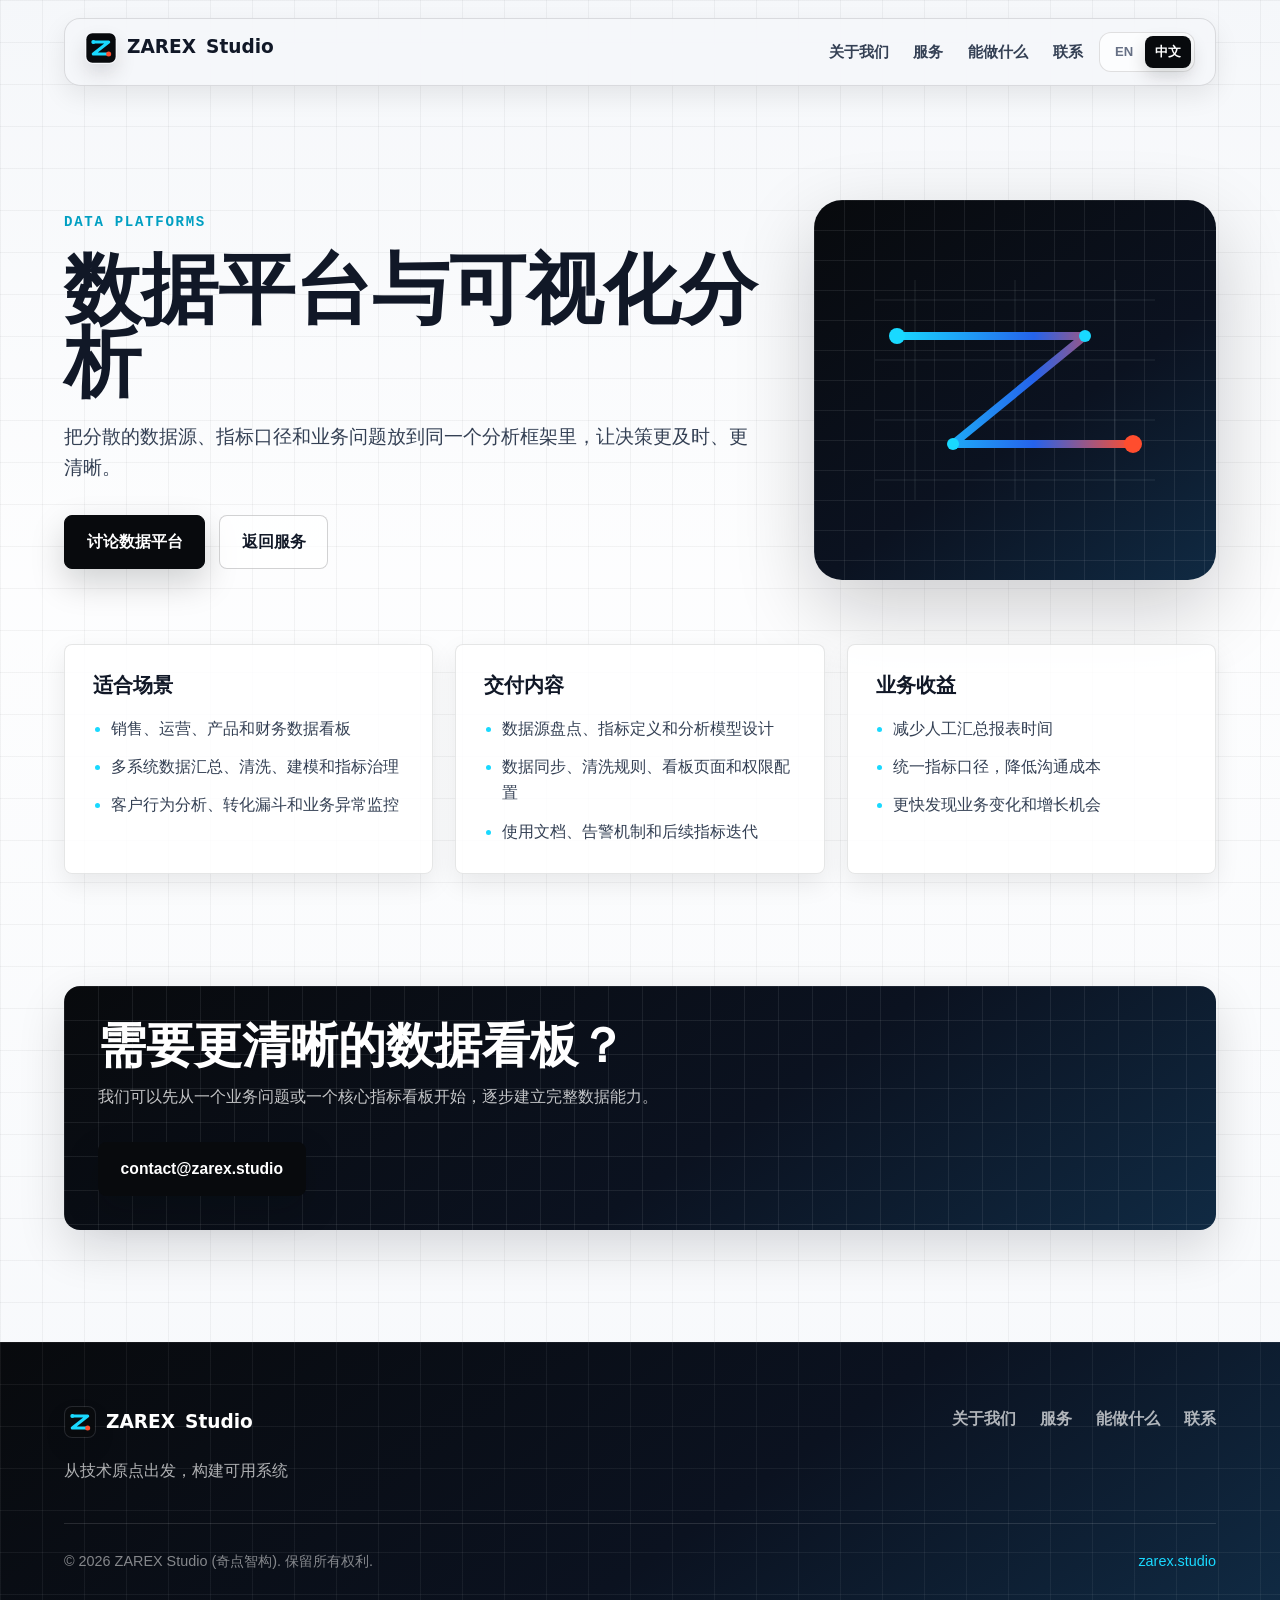
<file: zh/services/data-platforms/index.html>
<!DOCTYPE html>
<html lang="zh-CN" data-language="zh">
<head>
    <meta charset="UTF-8">
    <meta name="viewport" content="width=device-width, initial-scale=1.0">
    <title>数据平台与可视化分析 | ZAREX Studio 奇点智构</title>
    <meta name="description" content="ZAREX Studio（奇点智构）建设数据平台、指标体系、数据看板和可视化分析工具，帮助团队把分散数据转化为可追踪、可解释的业务洞察。">
    <meta name="robots" content="index, follow, max-image-preview:large">
    <meta name="author" content="ZAREX Studio">
    <meta name="application-name" content="ZAREX Studio">
    <meta name="theme-color" content="#080a0d">
    <link rel="canonical" href="https://zarex.studio/zh/services/data-platforms/">
    <link rel="sitemap" type="application/xml" href="https://zarex.studio/sitemap.xml">
    <link rel="alternate" hreflang="zh-CN" href="https://zarex.studio/zh/services/data-platforms/">
    <link rel="alternate" hreflang="en" href="https://zarex.studio/en/services/data-platforms/">
    <link rel="alternate" hreflang="x-default" href="https://zarex.studio/zh/services/data-platforms/">
    <meta property="og:type" content="website">
    <meta property="og:site_name" content="ZAREX Studio">
    <meta property="og:url" content="https://zarex.studio/zh/services/data-platforms/">
    <meta property="og:title" content="数据平台与可视化分析 | ZAREX Studio 奇点智构">
    <meta property="og:description" content="ZAREX Studio（奇点智构）建设数据平台、指标体系、数据看板和可视化分析工具，帮助团队把分散数据转化为可追踪、可解释的业务洞察。">
    <meta property="og:locale" content="zh_CN">
    <meta property="og:locale:alternate" content="en_US">
    <meta property="og:image" content="https://zarex.studio/og-image.png">
    <meta property="og:image:type" content="image/png">
    <meta property="og:image:width" content="1200">
    <meta property="og:image:height" content="630">
    <meta property="og:image:alt" content="ZAREX Studio 数据平台与可视化服务分享预览图">
    <meta name="twitter:card" content="summary_large_image">
    <meta name="twitter:title" content="数据平台与可视化分析 | ZAREX Studio 奇点智构">
    <meta name="twitter:description" content="ZAREX Studio（奇点智构）建设数据平台、指标体系、数据看板和可视化分析工具，帮助团队把分散数据转化为可追踪、可解释的业务洞察。">
    <meta name="twitter:image" content="https://zarex.studio/og-image.png">
    <meta name="twitter:image:alt" content="ZAREX Studio 数据平台与可视化服务分享预览图">
    <link rel="stylesheet" href="../../../styles.css">
    <link rel="icon" href="../../../favicon.ico" sizes="any">
    <link rel="icon" type="image/svg+xml" href="../../../favicon.svg">
    <link rel="icon" type="image/png" sizes="32x32" href="../../../favicon-32x32.png">
    <link rel="icon" type="image/png" sizes="16x16" href="../../../favicon-16x16.png">
    <link rel="apple-touch-icon" sizes="180x180" href="../../../apple-touch-icon.png">
    <link rel="manifest" href="../../../site.webmanifest">
    <script type="application/ld+json">{
        "@context": "https://schema.org",
        "@graph": [
                {
                        "@type": "Organization",
                        "@id": "https://zarex.studio/#organization",
                        "name": "ZAREX Studio",
                        "alternateName": "奇点智构",
                        "url": "https://zarex.studio/",
                        "logo": "https://zarex.studio/logo-mark.png",
                        "email": "contact@zarex.studio"
                },
                {
                        "@type": "Service",
                        "@id": "https://zarex.studio/zh/services/data-platforms/#service",
                        "name": "数据平台与可视化分析",
                        "description": "ZAREX Studio（奇点智构）建设数据平台、指标体系、数据看板和可视化分析工具，帮助团队把分散数据转化为可追踪、可解释的业务洞察。",
                        "serviceType": "Data Platforms",
                        "provider": {
                                "@id": "https://zarex.studio/#organization"
                        },
                        "areaServed": [
                                "China",
                                "Worldwide"
                        ],
                        "url": "https://zarex.studio/zh/services/data-platforms/",
                        "inLanguage": "zh-CN"
                },
                {
                        "@type": "BreadcrumbList",
                        "@id": "https://zarex.studio/zh/services/data-platforms/#breadcrumb",
                        "itemListElement": [
                                {
                                        "@type": "ListItem",
                                        "position": 1,
                                        "name": "ZAREX Studio",
                                        "item": "https://zarex.studio/"
                                },
                                {
                                        "@type": "ListItem",
                                        "position": 2,
                                        "name": "服务",
                                        "item": "https://zarex.studio/#services"
                                },
                                {
                                        "@type": "ListItem",
                                        "position": 3,
                                        "name": "数据平台与可视化分析",
                                        "item": "https://zarex.studio/zh/services/data-platforms/"
                                }
                        ]
                }
        ]
}</script>
</head>
<body>
    <header>
        <div class="container">
            <nav>
                <div class="logo">
                    <a href="../../index.html">ZAREX <span>Studio</span></a>
                </div>
                <div class="nav-actions">
                    <div class="nav-links">
                        <a href="../../index.html#about">关于我们</a>
                        <a href="../../index.html#services">服务</a>
                        <a href="../../index.html#projects">能做什么</a>
                        <a href="../../index.html#contact">联系</a>
                    </div>
                    <div class="language-switcher" role="group" aria-label="选择网站语言">
                        <button class="language-option" type="button" data-language-option="en" data-language-url="../../../en/services/data-platforms/index.html" aria-pressed="false">EN</button>
                        <button class="language-option active" type="button" data-language-option="zh" data-language-url="index.html" aria-pressed="true">中文</button>
                    </div>
                    <button class="mobile-menu-btn" type="button" aria-label="打开导航菜单" aria-expanded="false" aria-controls="mobile-nav">
                        <span></span>
                        <span></span>
                        <span></span>
                    </button>
                </div>
            </nav>
        </div>
    </header>

    <main class="service-detail-main">
        <section class="service-detail-hero">
            <div class="container">
                <div>
                    <p class="service-eyebrow">Data Platforms</p>
                    <h1>数据平台与可视化分析</h1>
                    <p>把分散的数据源、指标口径和业务问题放到同一个分析框架里，让决策更及时、更清晰。</p>
                    <div class="service-actions">
                        <a class="btn btn-primary" href="../../index.html#contact">讨论数据平台</a>
                        <a class="btn btn-secondary" href="../../index.html#services">返回服务</a>
                    </div>
                </div>
                <div class="service-visual" aria-hidden="true"></div>
            </div>
        </section>

        <section class="service-detail-content">
            <div class="container service-detail-grid">
                <div class="service-detail-panel">
                    <h2>适合场景</h2>
                    <ul>
                    <li>销售、运营、产品和财务数据看板</li>
                    <li>多系统数据汇总、清洗、建模和指标治理</li>
                    <li>客户行为分析、转化漏斗和业务异常监控</li>
                    </ul>
                </div>
                <div class="service-detail-panel">
                    <h2>交付内容</h2>
                    <ul>
                    <li>数据源盘点、指标定义和分析模型设计</li>
                    <li>数据同步、清洗规则、看板页面和权限配置</li>
                    <li>使用文档、告警机制和后续指标迭代</li>
                    </ul>
                </div>
                <div class="service-detail-panel">
                    <h2>业务收益</h2>
                    <ul>
                    <li>减少人工汇总报表时间</li>
                    <li>统一指标口径，降低沟通成本</li>
                    <li>更快发现业务变化和增长机会</li>
                    </ul>
                </div>
            </div>
        </section>

        <section class="service-detail-cta">
            <div class="container">
                <h2>需要更清晰的数据看板？</h2>
                <p>我们可以先从一个业务问题或一个核心指标看板开始，逐步建立完整数据能力。</p>
                <div class="service-actions">
                    <a class="btn btn-primary" href="mailto:contact@zarex.studio">contact@zarex.studio</a>
                </div>
            </div>
        </section>
    </main>

    <footer>
        <div class="container">
            <div class="footer-content">
                <div class="footer-logo">
                    <a href="../../index.html">ZAREX <span>Studio</span></a>
                    <p>从技术原点出发，构建可用系统</p>
                </div>
                <div class="footer-links">
                    <a href="../../index.html#about">关于我们</a>
                    <a href="../../index.html#services">服务</a>
                    <a href="../../index.html#projects">能做什么</a>
                    <a href="../../index.html#contact">联系</a>
                </div>
            </div>
            <div class="footer-bottom">
                <p>© 2026 ZAREX Studio (奇点智构). 保留所有权利.</p>
                <p><a href="https://zarex.studio">zarex.studio</a></p>
            </div>
        </div>
    </footer>

    <script src="../../../script.js" defer></script>
</body>
</html>
</file>
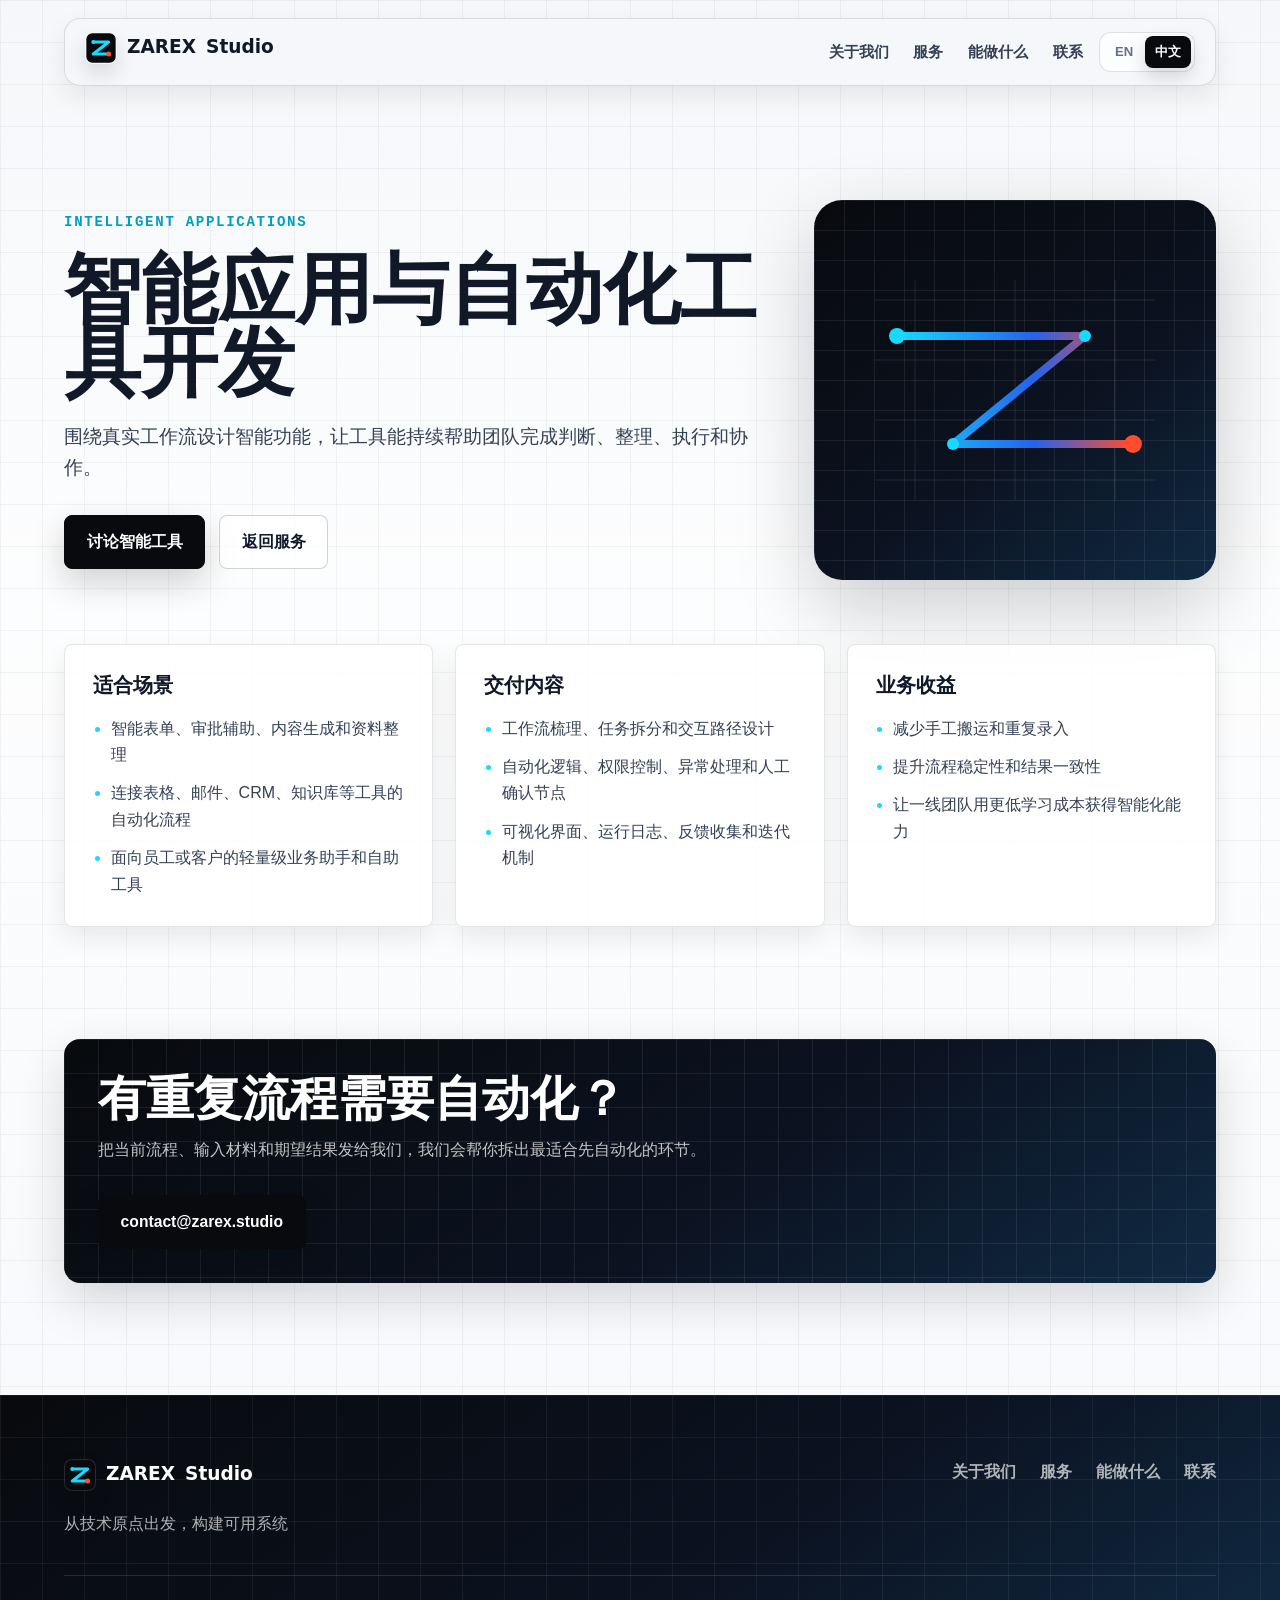
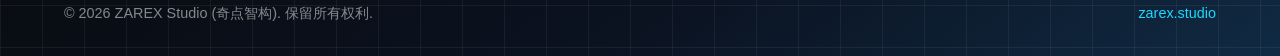
<file: zh/services/intelligent-apps/index.html>
<!DOCTYPE html>
<html lang="zh-CN" data-language="zh">
<head>
    <meta charset="UTF-8">
    <meta name="viewport" content="width=device-width, initial-scale=1.0">
    <title>智能应用与自动化工具开发 | ZAREX Studio 奇点智构</title>
    <meta name="description" content="ZAREX Studio（奇点智构）开发智能应用、自动化工具、业务助手和跨系统工作流，把 AI、数据和产品功能整合成可日常使用的软件能力。">
    <meta name="robots" content="index, follow, max-image-preview:large">
    <meta name="author" content="ZAREX Studio">
    <meta name="application-name" content="ZAREX Studio">
    <meta name="theme-color" content="#080a0d">
    <link rel="canonical" href="https://zarex.studio/zh/services/intelligent-apps/">
    <link rel="sitemap" type="application/xml" href="https://zarex.studio/sitemap.xml">
    <link rel="alternate" hreflang="zh-CN" href="https://zarex.studio/zh/services/intelligent-apps/">
    <link rel="alternate" hreflang="en" href="https://zarex.studio/en/services/intelligent-apps/">
    <link rel="alternate" hreflang="x-default" href="https://zarex.studio/zh/services/intelligent-apps/">
    <meta property="og:type" content="website">
    <meta property="og:site_name" content="ZAREX Studio">
    <meta property="og:url" content="https://zarex.studio/zh/services/intelligent-apps/">
    <meta property="og:title" content="智能应用与自动化工具开发 | ZAREX Studio 奇点智构">
    <meta property="og:description" content="ZAREX Studio（奇点智构）开发智能应用、自动化工具、业务助手和跨系统工作流，把 AI、数据和产品功能整合成可日常使用的软件能力。">
    <meta property="og:locale" content="zh_CN">
    <meta property="og:locale:alternate" content="en_US">
    <meta property="og:image" content="https://zarex.studio/og-image.png">
    <meta property="og:image:type" content="image/png">
    <meta property="og:image:width" content="1200">
    <meta property="og:image:height" content="630">
    <meta property="og:image:alt" content="ZAREX Studio 智能应用与自动化服务分享预览图">
    <meta name="twitter:card" content="summary_large_image">
    <meta name="twitter:title" content="智能应用与自动化工具开发 | ZAREX Studio 奇点智构">
    <meta name="twitter:description" content="ZAREX Studio（奇点智构）开发智能应用、自动化工具、业务助手和跨系统工作流，把 AI、数据和产品功能整合成可日常使用的软件能力。">
    <meta name="twitter:image" content="https://zarex.studio/og-image.png">
    <meta name="twitter:image:alt" content="ZAREX Studio 智能应用与自动化服务分享预览图">
    <link rel="stylesheet" href="../../../styles.css">
    <link rel="icon" href="../../../favicon.ico" sizes="any">
    <link rel="icon" type="image/svg+xml" href="../../../favicon.svg">
    <link rel="icon" type="image/png" sizes="32x32" href="../../../favicon-32x32.png">
    <link rel="icon" type="image/png" sizes="16x16" href="../../../favicon-16x16.png">
    <link rel="apple-touch-icon" sizes="180x180" href="../../../apple-touch-icon.png">
    <link rel="manifest" href="../../../site.webmanifest">
    <script type="application/ld+json">{
        "@context": "https://schema.org",
        "@graph": [
                {
                        "@type": "Organization",
                        "@id": "https://zarex.studio/#organization",
                        "name": "ZAREX Studio",
                        "alternateName": "奇点智构",
                        "url": "https://zarex.studio/",
                        "logo": "https://zarex.studio/logo-mark.png",
                        "email": "contact@zarex.studio"
                },
                {
                        "@type": "Service",
                        "@id": "https://zarex.studio/zh/services/intelligent-apps/#service",
                        "name": "智能应用与自动化工具开发",
                        "description": "ZAREX Studio（奇点智构）开发智能应用、自动化工具、业务助手和跨系统工作流，把 AI、数据和产品功能整合成可日常使用的软件能力。",
                        "serviceType": "Intelligent Applications",
                        "provider": {
                                "@id": "https://zarex.studio/#organization"
                        },
                        "areaServed": [
                                "China",
                                "Worldwide"
                        ],
                        "url": "https://zarex.studio/zh/services/intelligent-apps/",
                        "inLanguage": "zh-CN"
                },
                {
                        "@type": "BreadcrumbList",
                        "@id": "https://zarex.studio/zh/services/intelligent-apps/#breadcrumb",
                        "itemListElement": [
                                {
                                        "@type": "ListItem",
                                        "position": 1,
                                        "name": "ZAREX Studio",
                                        "item": "https://zarex.studio/"
                                },
                                {
                                        "@type": "ListItem",
                                        "position": 2,
                                        "name": "服务",
                                        "item": "https://zarex.studio/#services"
                                },
                                {
                                        "@type": "ListItem",
                                        "position": 3,
                                        "name": "智能应用与自动化工具开发",
                                        "item": "https://zarex.studio/zh/services/intelligent-apps/"
                                }
                        ]
                }
        ]
}</script>
</head>
<body>
    <header>
        <div class="container">
            <nav>
                <div class="logo">
                    <a href="../../index.html">ZAREX <span>Studio</span></a>
                </div>
                <div class="nav-actions">
                    <div class="nav-links">
                        <a href="../../index.html#about">关于我们</a>
                        <a href="../../index.html#services">服务</a>
                        <a href="../../index.html#projects">能做什么</a>
                        <a href="../../index.html#contact">联系</a>
                    </div>
                    <div class="language-switcher" role="group" aria-label="选择网站语言">
                        <button class="language-option" type="button" data-language-option="en" data-language-url="../../../en/services/intelligent-apps/index.html" aria-pressed="false">EN</button>
                        <button class="language-option active" type="button" data-language-option="zh" data-language-url="index.html" aria-pressed="true">中文</button>
                    </div>
                    <button class="mobile-menu-btn" type="button" aria-label="打开导航菜单" aria-expanded="false" aria-controls="mobile-nav">
                        <span></span>
                        <span></span>
                        <span></span>
                    </button>
                </div>
            </nav>
        </div>
    </header>

    <main class="service-detail-main">
        <section class="service-detail-hero">
            <div class="container">
                <div>
                    <p class="service-eyebrow">Intelligent Applications</p>
                    <h1>智能应用与自动化工具开发</h1>
                    <p>围绕真实工作流设计智能功能，让工具能持续帮助团队完成判断、整理、执行和协作。</p>
                    <div class="service-actions">
                        <a class="btn btn-primary" href="../../index.html#contact">讨论智能工具</a>
                        <a class="btn btn-secondary" href="../../index.html#services">返回服务</a>
                    </div>
                </div>
                <div class="service-visual" aria-hidden="true"></div>
            </div>
        </section>

        <section class="service-detail-content">
            <div class="container service-detail-grid">
                <div class="service-detail-panel">
                    <h2>适合场景</h2>
                    <ul>
                    <li>智能表单、审批辅助、内容生成和资料整理</li>
                    <li>连接表格、邮件、CRM、知识库等工具的自动化流程</li>
                    <li>面向员工或客户的轻量级业务助手和自助工具</li>
                    </ul>
                </div>
                <div class="service-detail-panel">
                    <h2>交付内容</h2>
                    <ul>
                    <li>工作流梳理、任务拆分和交互路径设计</li>
                    <li>自动化逻辑、权限控制、异常处理和人工确认节点</li>
                    <li>可视化界面、运行日志、反馈收集和迭代机制</li>
                    </ul>
                </div>
                <div class="service-detail-panel">
                    <h2>业务收益</h2>
                    <ul>
                    <li>减少手工搬运和重复录入</li>
                    <li>提升流程稳定性和结果一致性</li>
                    <li>让一线团队用更低学习成本获得智能化能力</li>
                    </ul>
                </div>
            </div>
        </section>

        <section class="service-detail-cta">
            <div class="container">
                <h2>有重复流程需要自动化？</h2>
                <p>把当前流程、输入材料和期望结果发给我们，我们会帮你拆出最适合先自动化的环节。</p>
                <div class="service-actions">
                    <a class="btn btn-primary" href="mailto:contact@zarex.studio">contact@zarex.studio</a>
                </div>
            </div>
        </section>
    </main>

    <footer>
        <div class="container">
            <div class="footer-content">
                <div class="footer-logo">
                    <a href="../../index.html">ZAREX <span>Studio</span></a>
                    <p>从技术原点出发，构建可用系统</p>
                </div>
                <div class="footer-links">
                    <a href="../../index.html#about">关于我们</a>
                    <a href="../../index.html#services">服务</a>
                    <a href="../../index.html#projects">能做什么</a>
                    <a href="../../index.html#contact">联系</a>
                </div>
            </div>
            <div class="footer-bottom">
                <p>© 2026 ZAREX Studio (奇点智构). 保留所有权利.</p>
                <p><a href="https://zarex.studio">zarex.studio</a></p>
            </div>
        </div>
    </footer>

    <script src="../../../script.js" defer></script>
</body>
</html>
</file>
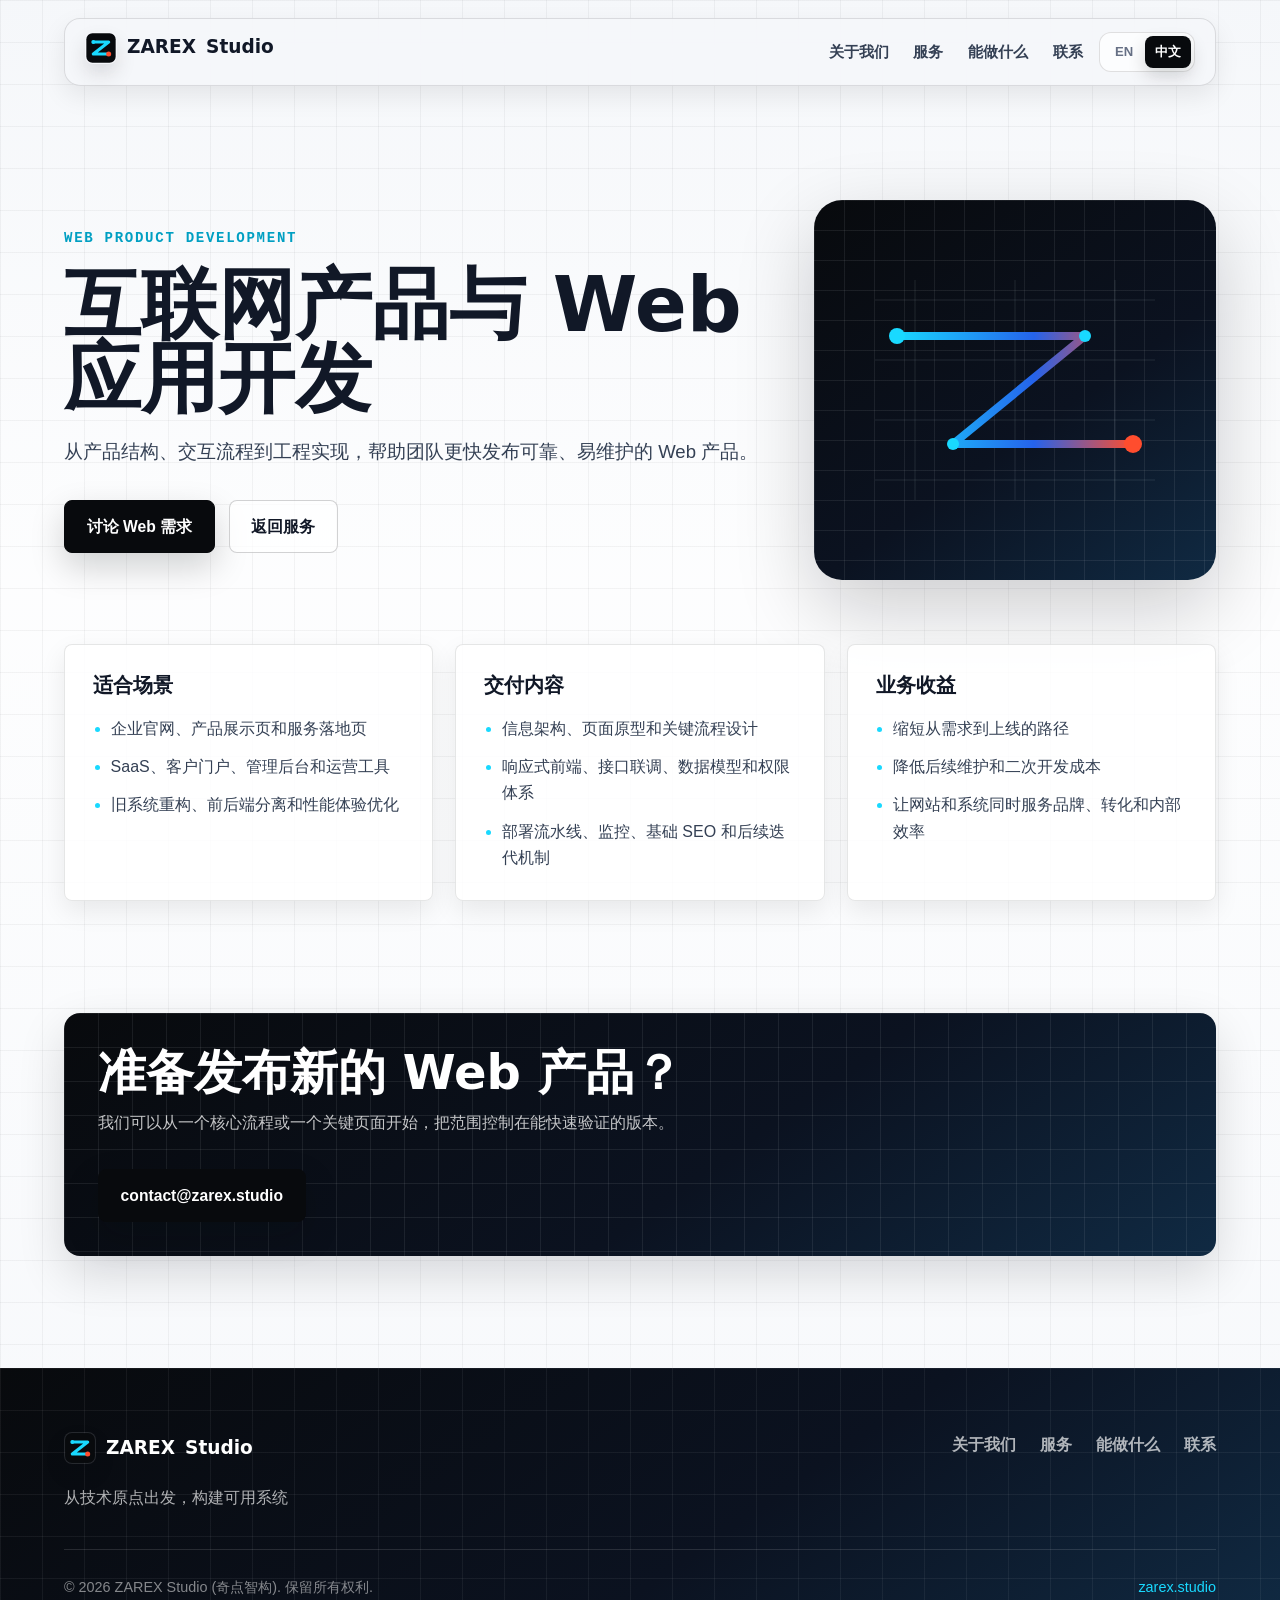
<file: zh/services/web-development/index.html>
<!DOCTYPE html>
<html lang="zh-CN" data-language="zh">
<head>
    <meta charset="UTF-8">
    <meta name="viewport" content="width=device-width, initial-scale=1.0">
    <title>互联网产品与 Web 应用开发 | ZAREX Studio 奇点智构</title>
    <meta name="description" content="ZAREX Studio（奇点智构）提供官网、SaaS、管理后台、业务系统和现代 Web 应用开发服务，覆盖原型、前端、后端、部署和持续迭代。">
    <meta name="robots" content="index, follow, max-image-preview:large">
    <meta name="author" content="ZAREX Studio">
    <meta name="application-name" content="ZAREX Studio">
    <meta name="theme-color" content="#080a0d">
    <link rel="canonical" href="https://zarex.studio/zh/services/web-development/">
    <link rel="sitemap" type="application/xml" href="https://zarex.studio/sitemap.xml">
    <link rel="alternate" hreflang="zh-CN" href="https://zarex.studio/zh/services/web-development/">
    <link rel="alternate" hreflang="en" href="https://zarex.studio/en/services/web-development/">
    <link rel="alternate" hreflang="x-default" href="https://zarex.studio/zh/services/web-development/">
    <meta property="og:type" content="website">
    <meta property="og:site_name" content="ZAREX Studio">
    <meta property="og:url" content="https://zarex.studio/zh/services/web-development/">
    <meta property="og:title" content="互联网产品与 Web 应用开发 | ZAREX Studio 奇点智构">
    <meta property="og:description" content="ZAREX Studio（奇点智构）提供官网、SaaS、管理后台、业务系统和现代 Web 应用开发服务，覆盖原型、前端、后端、部署和持续迭代。">
    <meta property="og:locale" content="zh_CN">
    <meta property="og:locale:alternate" content="en_US">
    <meta property="og:image" content="https://zarex.studio/og-image.png">
    <meta property="og:image:type" content="image/png">
    <meta property="og:image:width" content="1200">
    <meta property="og:image:height" content="630">
    <meta property="og:image:alt" content="ZAREX Studio Web 应用开发服务分享预览图">
    <meta name="twitter:card" content="summary_large_image">
    <meta name="twitter:title" content="互联网产品与 Web 应用开发 | ZAREX Studio 奇点智构">
    <meta name="twitter:description" content="ZAREX Studio（奇点智构）提供官网、SaaS、管理后台、业务系统和现代 Web 应用开发服务，覆盖原型、前端、后端、部署和持续迭代。">
    <meta name="twitter:image" content="https://zarex.studio/og-image.png">
    <meta name="twitter:image:alt" content="ZAREX Studio Web 应用开发服务分享预览图">
    <link rel="stylesheet" href="../../../styles.css">
    <link rel="icon" href="../../../favicon.ico" sizes="any">
    <link rel="icon" type="image/svg+xml" href="../../../favicon.svg">
    <link rel="icon" type="image/png" sizes="32x32" href="../../../favicon-32x32.png">
    <link rel="icon" type="image/png" sizes="16x16" href="../../../favicon-16x16.png">
    <link rel="apple-touch-icon" sizes="180x180" href="../../../apple-touch-icon.png">
    <link rel="manifest" href="../../../site.webmanifest">
    <script type="application/ld+json">{
        "@context": "https://schema.org",
        "@graph": [
                {
                        "@type": "Organization",
                        "@id": "https://zarex.studio/#organization",
                        "name": "ZAREX Studio",
                        "alternateName": "奇点智构",
                        "url": "https://zarex.studio/",
                        "logo": "https://zarex.studio/logo-mark.png",
                        "email": "contact@zarex.studio"
                },
                {
                        "@type": "Service",
                        "@id": "https://zarex.studio/zh/services/web-development/#service",
                        "name": "互联网产品与 Web 应用开发",
                        "description": "ZAREX Studio（奇点智构）提供官网、SaaS、管理后台、业务系统和现代 Web 应用开发服务，覆盖原型、前端、后端、部署和持续迭代。",
                        "serviceType": "Web Product Development",
                        "provider": {
                                "@id": "https://zarex.studio/#organization"
                        },
                        "areaServed": [
                                "China",
                                "Worldwide"
                        ],
                        "url": "https://zarex.studio/zh/services/web-development/",
                        "inLanguage": "zh-CN"
                },
                {
                        "@type": "BreadcrumbList",
                        "@id": "https://zarex.studio/zh/services/web-development/#breadcrumb",
                        "itemListElement": [
                                {
                                        "@type": "ListItem",
                                        "position": 1,
                                        "name": "ZAREX Studio",
                                        "item": "https://zarex.studio/"
                                },
                                {
                                        "@type": "ListItem",
                                        "position": 2,
                                        "name": "服务",
                                        "item": "https://zarex.studio/#services"
                                },
                                {
                                        "@type": "ListItem",
                                        "position": 3,
                                        "name": "互联网产品与 Web 应用开发",
                                        "item": "https://zarex.studio/zh/services/web-development/"
                                }
                        ]
                }
        ]
}</script>
</head>
<body>
    <header>
        <div class="container">
            <nav>
                <div class="logo">
                    <a href="../../index.html">ZAREX <span>Studio</span></a>
                </div>
                <div class="nav-actions">
                    <div class="nav-links">
                        <a href="../../index.html#about">关于我们</a>
                        <a href="../../index.html#services">服务</a>
                        <a href="../../index.html#projects">能做什么</a>
                        <a href="../../index.html#contact">联系</a>
                    </div>
                    <div class="language-switcher" role="group" aria-label="选择网站语言">
                        <button class="language-option" type="button" data-language-option="en" data-language-url="../../../en/services/web-development/index.html" aria-pressed="false">EN</button>
                        <button class="language-option active" type="button" data-language-option="zh" data-language-url="index.html" aria-pressed="true">中文</button>
                    </div>
                    <button class="mobile-menu-btn" type="button" aria-label="打开导航菜单" aria-expanded="false" aria-controls="mobile-nav">
                        <span></span>
                        <span></span>
                        <span></span>
                    </button>
                </div>
            </nav>
        </div>
    </header>

    <main class="service-detail-main">
        <section class="service-detail-hero">
            <div class="container">
                <div>
                    <p class="service-eyebrow">Web Product Development</p>
                    <h1>互联网产品与 Web 应用开发</h1>
                    <p>从产品结构、交互流程到工程实现，帮助团队更快发布可靠、易维护的 Web 产品。</p>
                    <div class="service-actions">
                        <a class="btn btn-primary" href="../../index.html#contact">讨论 Web 需求</a>
                        <a class="btn btn-secondary" href="../../index.html#services">返回服务</a>
                    </div>
                </div>
                <div class="service-visual" aria-hidden="true"></div>
            </div>
        </section>

        <section class="service-detail-content">
            <div class="container service-detail-grid">
                <div class="service-detail-panel">
                    <h2>适合场景</h2>
                    <ul>
                    <li>企业官网、产品展示页和服务落地页</li>
                    <li>SaaS、客户门户、管理后台和运营工具</li>
                    <li>旧系统重构、前后端分离和性能体验优化</li>
                    </ul>
                </div>
                <div class="service-detail-panel">
                    <h2>交付内容</h2>
                    <ul>
                    <li>信息架构、页面原型和关键流程设计</li>
                    <li>响应式前端、接口联调、数据模型和权限体系</li>
                    <li>部署流水线、监控、基础 SEO 和后续迭代机制</li>
                    </ul>
                </div>
                <div class="service-detail-panel">
                    <h2>业务收益</h2>
                    <ul>
                    <li>缩短从需求到上线的路径</li>
                    <li>降低后续维护和二次开发成本</li>
                    <li>让网站和系统同时服务品牌、转化和内部效率</li>
                    </ul>
                </div>
            </div>
        </section>

        <section class="service-detail-cta">
            <div class="container">
                <h2>准备发布新的 Web 产品？</h2>
                <p>我们可以从一个核心流程或一个关键页面开始，把范围控制在能快速验证的版本。</p>
                <div class="service-actions">
                    <a class="btn btn-primary" href="mailto:contact@zarex.studio">contact@zarex.studio</a>
                </div>
            </div>
        </section>
    </main>

    <footer>
        <div class="container">
            <div class="footer-content">
                <div class="footer-logo">
                    <a href="../../index.html">ZAREX <span>Studio</span></a>
                    <p>从技术原点出发，构建可用系统</p>
                </div>
                <div class="footer-links">
                    <a href="../../index.html#about">关于我们</a>
                    <a href="../../index.html#services">服务</a>
                    <a href="../../index.html#projects">能做什么</a>
                    <a href="../../index.html#contact">联系</a>
                </div>
            </div>
            <div class="footer-bottom">
                <p>© 2026 ZAREX Studio (奇点智构). 保留所有权利.</p>
                <p><a href="https://zarex.studio">zarex.studio</a></p>
            </div>
        </div>
    </footer>

    <script src="../../../script.js" defer></script>
</body>
</html>
</file>
<file: styles.css>
:root {
    --color-graphite: #080a0d;
    --color-cold-white: #f5f7fa;
    --color-origin-cyan: #19d9ff;
    --color-spark: #ff4d2e;
    --color-titanium: #7f8892;
    --color-ink: #111827;
    --color-ink-soft: #344054;
    --color-muted: #667085;
    --color-paper: #f6f8fb;
    --color-paper-deep: #eef3f8;
    --color-surface: #ffffff;
    --color-line: rgba(8, 10, 13, 0.12);
    --color-accent: #19d9ff;
    --color-accent-dark: #009fc2;
    --color-signal: #ff4d2e;
    --color-night: #0b1220;
    --gradient-trace: linear-gradient(90deg, #19d9ff 0%, #2563eb 56%, #ff4d2e 100%);
    --gradient-night: linear-gradient(145deg, #080a0d 0%, #0b1220 58%, #102a43 100%);
    --shadow-sm: 0 10px 26px rgba(8, 10, 13, 0.08);
    --shadow-md: 0 18px 48px rgba(8, 10, 13, 0.14);
    --shadow-lg: 0 28px 80px rgba(8, 10, 13, 0.2);
    --radius-sm: 8px;
    --radius-md: 16px;
    --radius-lg: 28px;
    --animation-speed: 0.28s;
    --max-width: 1180px;
    --grid-size: 42px;
    --font-display: "Avenir Next", "Helvetica Neue", "Segoe UI", "PingFang SC", "Microsoft YaHei", system-ui, sans-serif;
    --font-sans: -apple-system, BlinkMacSystemFont, "Segoe UI", "PingFang SC", "Microsoft YaHei", "Noto Sans SC", sans-serif;
    --font-mono: "SFMono-Regular", Menlo, Monaco, Consolas, monospace;
}

* {
    margin: 0;
    padding: 0;
    box-sizing: border-box;
}

html {
    scroll-behavior: smooth;
    font-size: 16px;
}

body {
    min-width: 320px;
    font-family: var(--font-sans);
    color: var(--color-ink);
    line-height: 1.65;
    background:
        linear-gradient(rgba(8, 10, 13, 0.045) 1px, transparent 1px),
        linear-gradient(90deg, rgba(8, 10, 13, 0.045) 1px, transparent 1px),
        linear-gradient(180deg, rgba(245, 247, 250, 0.9), rgba(255, 255, 255, 0.76) 36%, rgba(246, 248, 251, 0.96)),
        var(--color-paper);
    background-size: var(--grid-size) var(--grid-size), var(--grid-size) var(--grid-size), auto, auto;
    overflow-x: hidden;
}

.not-found-page {
    min-height: 100vh;
}

.not-found {
    min-height: 100vh;
    display: flex;
    align-items: center;
    padding: 96px 0;
    text-align: center;
}

.not-found .container {
    max-width: 720px;
}

.not-found-eyebrow {
    margin-bottom: 14px;
    color: var(--color-accent);
    font-family: var(--font-mono);
    font-size: 0.95rem;
    font-weight: 900;
    letter-spacing: 0.14em;
}

.not-found h1 {
    margin-bottom: 18px;
    font-family: var(--font-display);
    font-size: clamp(2.4rem, 7vw, 5.4rem);
    line-height: 1;
}

.not-found p:not(.not-found-eyebrow) {
    margin: 0 auto 30px;
    max-width: 560px;
    color: var(--color-ink-soft);
    font-size: 1.05rem;
}

button,
input,
textarea {
    font: inherit;
}

a {
    text-decoration: none;
    color: inherit;
    transition: color var(--animation-speed) ease;
}

a,
button,
.btn,
.mobile-menu-btn {
    touch-action: manipulation;
}

img {
    max-width: 100%;
    height: auto;
}

.container {
    width: min(90%, var(--max-width));
    margin: 0 auto;
}

header {
    position: fixed;
    top: 18px;
    left: 0;
    width: 100%;
    z-index: 100;
    transition: top var(--animation-speed) ease;
}

header .container {
    background: rgba(245, 247, 250, 0.8);
    border: 1px solid rgba(8, 10, 13, 0.12);
    border-radius: 16px;
    box-shadow: var(--shadow-sm);
    backdrop-filter: blur(18px);
    padding: 0 20px;
}

header.scrolled {
    top: 10px;
}

nav {
    height: 66px;
    display: flex;
    justify-content: space-between;
    align-items: center;
    gap: 18px;
}

.logo a,
.footer-logo a {
    display: inline-flex;
    align-items: center;
    gap: 10px;
    font-family: var(--font-display);
    font-size: 1.16rem;
    font-weight: 850;
    letter-spacing: 0;
    color: var(--color-ink);
}

.logo a::before,
.footer-logo a::before {
    content: "";
    width: 32px;
    height: 32px;
    flex: 0 0 auto;
    border-radius: 8px;
    background-image: url("logo-mark-compact.svg");
    background-position: center;
    background-repeat: no-repeat;
    background-size: cover;
    box-shadow: inset 0 0 0 1px rgba(245, 247, 250, 0.12), 0 10px 20px rgba(8, 10, 13, 0.12);
}

.logo span,
.footer-logo span {
    color: inherit;
}

.nav-links {
    display: none;
}

.nav-actions {
    display: flex;
    align-items: center;
    gap: 16px;
}

.nav-links a {
    color: var(--color-ink-soft);
    font-size: 0.95rem;
    font-weight: 700;
    position: relative;
    white-space: nowrap;
}

.nav-links a:hover {
    color: var(--color-graphite);
}

.nav-links a::after {
    content: "";
    position: absolute;
    left: 0;
    bottom: -8px;
    width: 100%;
    height: 2px;
    background: var(--gradient-trace);
    transform: scaleX(0);
    transform-origin: left;
    transition: transform var(--animation-speed) ease;
}

.nav-links a:hover::after {
    transform: scaleX(1);
}

.language-switcher {
    display: inline-flex;
    align-items: center;
    flex-shrink: 0;
    padding: 3px;
    border: 1px solid rgba(8, 10, 13, 0.12);
    border-radius: 12px;
    background-color: rgba(255, 255, 255, 0.7);
}

.language-option {
    min-width: 42px;
    min-height: 32px;
    padding: 0 10px;
    color: var(--color-muted);
    background: transparent;
    border: none;
    border-radius: 8px;
    cursor: pointer;
    font-size: 0.82rem;
    font-weight: 900;
    line-height: 1;
    transition: color var(--animation-speed) ease, background-color var(--animation-speed) ease, box-shadow var(--animation-speed) ease;
}

.language-option:hover {
    color: var(--color-graphite);
}

.language-option.active {
    color: var(--color-surface);
    background-color: var(--color-graphite);
    box-shadow: 0 8px 18px rgba(8, 10, 13, 0.16);
}

.mobile-menu-btn {
    display: flex;
    flex-direction: column;
    justify-content: space-between;
    width: 30px;
    height: 20px;
    cursor: pointer;
    background: none;
    border: none;
    padding: 0;
}

.mobile-menu-btn span {
    display: block;
    width: 100%;
    height: 2px;
    background-color: var(--color-graphite);
    transition: transform var(--animation-speed) ease, opacity var(--animation-speed) ease;
}

.mobile-menu-btn.active span:nth-child(1) {
    transform: translateY(9px) rotate(45deg);
}

.mobile-menu-btn.active span:nth-child(2) {
    opacity: 0;
}

.mobile-menu-btn.active span:nth-child(3) {
    transform: translateY(-9px) rotate(-45deg);
}

@media (min-width: 768px) {
    .nav-links {
        display: flex;
        align-items: center;
        gap: 1.55rem;
    }

    .mobile-menu-btn {
        display: none;
    }
}

.hero {
    min-height: 88vh;
    display: flex;
    align-items: center;
    padding: 104px 0 46px;
    position: relative;
    overflow: hidden;
}

.hero::before {
    content: "";
    position: absolute;
    inset: auto 0 0;
    width: 100%;
    height: 260px;
    background:
        linear-gradient(90deg, transparent, rgba(25, 217, 255, 0.16) 34%, rgba(255, 77, 46, 0.08) 68%, transparent),
        linear-gradient(rgba(8, 10, 13, 0.055) 1px, transparent 1px),
        linear-gradient(90deg, rgba(8, 10, 13, 0.055) 1px, transparent 1px);
    background-size: auto, var(--grid-size) var(--grid-size), var(--grid-size) var(--grid-size);
    opacity: 0.58;
}

.hero .container {
    display: grid;
    grid-template-columns: 1fr;
    gap: 28px;
    align-items: start;
    position: relative;
    z-index: 1;
}

.hero-content {
    max-width: 980px;
    margin: 0 auto;
    text-align: center;
}

.hero h1 {
    font-family: var(--font-display);
    font-size: clamp(3rem, 6.4vw, 5.35rem);
    font-weight: 850;
    line-height: 0.9;
    letter-spacing: 0;
    margin-bottom: 18px;
}

.hero h1 .subtitle {
    display: block;
    margin-top: 10px;
    color: var(--color-accent);
    font-size: clamp(1.75rem, 3.2vw, 2.7rem);
    font-weight: 800;
}

.hero h2 {
    max-width: 900px;
    margin-left: auto;
    margin-right: auto;
    font-size: clamp(1.55rem, 3vw, 2.7rem);
    font-weight: 850;
    line-height: 1.12;
    margin-bottom: 14px;
}

.hero h2 .accent {
    color: var(--color-origin-cyan);
}

.hero p {
    max-width: 760px;
    margin-left: auto;
    margin-right: auto;
    color: var(--color-ink-soft);
    font-size: 1.18rem;
    margin-bottom: 22px;
}

.cta-buttons {
    display: flex;
    flex-wrap: wrap;
    justify-content: center;
    gap: 14px;
}

.btn {
    display: inline-flex;
    align-items: center;
    justify-content: center;
    min-height: 50px;
    padding: 0.8rem 1.35rem;
    border-radius: var(--radius-sm);
    font-weight: 800;
    font-size: 0.98rem;
    cursor: pointer;
    transition: color var(--animation-speed) ease, background-color var(--animation-speed) ease, border-color var(--animation-speed) ease, transform var(--animation-speed) ease, box-shadow var(--animation-speed) ease;
    text-align: center;
}

a:focus-visible,
button:focus-visible,
input:focus-visible,
textarea:focus-visible {
    outline: 3px solid rgba(25, 217, 255, 0.28);
    outline-offset: 4px;
}

.btn-primary {
    background-color: var(--color-graphite);
    color: var(--color-surface);
    border: 1px solid var(--color-graphite);
    box-shadow: 0 14px 34px rgba(8, 10, 13, 0.18);
}

.btn-secondary {
    background-color: rgba(255, 255, 255, 0.68);
    color: var(--color-ink);
    border: 1px solid rgba(8, 10, 13, 0.18);
}

.btn-primary:hover,
.btn-secondary:hover {
    transform: translateY(-2px);
}

.btn-primary:hover {
    color: var(--color-graphite);
    background-color: var(--color-origin-cyan);
    border-color: var(--color-origin-cyan);
}

.btn-secondary:hover {
    background-color: var(--color-surface);
    border-color: var(--color-ink);
}

.hero-notes {
    display: flex;
    flex-wrap: wrap;
    justify-content: center;
    gap: 10px;
    margin-top: 18px;
}

.hero-notes span {
    position: relative;
    padding: 0.48rem 0.76rem 0.48rem 1.65rem;
    color: var(--color-ink-soft);
    font-size: 0.88rem;
    font-weight: 800;
    border: 1px solid rgba(8, 10, 13, 0.13);
    border-radius: var(--radius-sm);
    background-color: rgba(255, 255, 255, 0.66);
}

.hero-notes span::before {
    content: "";
    position: absolute;
    left: 0.74rem;
    top: 50%;
    width: 6px;
    height: 6px;
    border-radius: 50%;
    background-color: var(--color-origin-cyan);
    transform: translateY(-50%);
    box-shadow: 0 0 0 4px rgba(25, 217, 255, 0.12);
}

.hero-value {
    position: relative;
    display: grid;
    gap: 18px;
}

.value-copy {
    max-width: 680px;
    margin: 0 auto 2px;
    text-align: center;
}

.value-copy span {
    color: var(--color-accent-dark);
    font-family: var(--font-mono);
    font-size: 0.78rem;
    font-weight: 800;
    letter-spacing: 0.12em;
    text-transform: uppercase;
}

.value-copy p {
    margin-top: 8px;
    color: var(--color-muted);
    font-size: 0.98rem;
    line-height: 1.55;
}

.value-grid {
    position: relative;
    display: grid;
    grid-template-columns: repeat(4, minmax(0, 1fr));
    gap: 14px;
}

.value-card {
    position: relative;
    min-height: 180px;
    padding: 24px 22px 24px;
    background: rgba(255, 255, 255, 0.82);
    border: 1px solid rgba(8, 10, 13, 0.12);
    border-top: 4px solid rgba(25, 217, 255, 0.78);
    border-radius: var(--radius-sm);
    box-shadow: var(--shadow-sm);
}

.value-index {
    display: block;
    margin-bottom: 22px;
    color: var(--color-accent-dark);
    font-family: var(--font-mono);
    font-size: 0.78rem;
    font-weight: 700;
    letter-spacing: 0.08em;
}

.value-card h3 {
    margin-bottom: 10px;
    font-family: var(--font-display);
    font-size: 1.18rem;
    line-height: 1.16;
}

.value-card p {
    color: var(--color-muted);
    font-size: 0.95rem;
    line-height: 1.55;
}

section {
    padding: 112px 0;
    position: relative;
}

.section-header {
    max-width: 760px;
    margin: 0 auto 54px;
    text-align: center;
}

.section-header h2 {
    display: inline-block;
    margin-bottom: 18px;
    font-family: var(--font-display);
    font-size: clamp(2.2rem, 4vw, 4.3rem);
    font-weight: 850;
    line-height: 0.98;
    letter-spacing: 0;
}

.section-header p {
    max-width: 760px;
    margin: 16px auto 0;
    color: var(--color-muted);
    font-size: 1.05rem;
    line-height: 1.65;
}

.divider {
    width: 96px;
    height: 4px;
    margin: 0 auto;
    background: var(--gradient-trace);
    border-radius: 999px;
}

.about,
.projects {
    background-color: rgba(255, 255, 255, 0.66);
}

.about {
    padding-top: 72px;
}

.services,
.contact {
    background:
        linear-gradient(rgba(8, 10, 13, 0.045) 1px, transparent 1px),
        linear-gradient(90deg, rgba(8, 10, 13, 0.045) 1px, transparent 1px),
        var(--color-paper-deep);
    background-size: 34px 34px, 34px 34px, auto;
}

.about-content {
    display: grid;
    grid-template-columns: minmax(0, 1fr) minmax(300px, 0.9fr);
    gap: 44px;
    align-items: stretch;
}

.about-text {
    padding: clamp(28px, 5vw, 54px);
    border-left: 6px solid var(--color-origin-cyan);
    background-color: rgba(255, 255, 255, 0.72);
    border-radius: var(--radius-sm);
    box-shadow: var(--shadow-sm);
}

.about-text p {
    color: var(--color-ink-soft);
    font-size: 1.12rem;
}

.about-text p + p {
    margin-top: 1.3rem;
}

.about-stats {
    display: grid;
    grid-template-columns: repeat(3, 1fr);
    gap: 14px;
}

.stat-item {
    min-height: 100%;
    padding: 30px 20px;
    display: flex;
    flex-direction: column;
    justify-content: center;
    text-align: center;
    background:
        linear-gradient(90deg, rgba(245, 247, 250, 0.08) 1px, transparent 1px),
        linear-gradient(rgba(245, 247, 250, 0.08) 1px, transparent 1px),
        var(--gradient-night);
    background-size: 26px 26px, 26px 26px, auto;
    color: var(--color-surface);
    border-radius: var(--radius-sm);
    box-shadow: var(--shadow-sm);
    transition: transform var(--animation-speed) ease, box-shadow var(--animation-speed) ease;
}

.stat-item:nth-child(2) {
    background:
        linear-gradient(90deg, rgba(8, 10, 13, 0.1) 1px, transparent 1px),
        linear-gradient(rgba(8, 10, 13, 0.1) 1px, transparent 1px),
        var(--color-origin-cyan);
    background-size: 26px 26px, 26px 26px, auto;
    color: var(--color-graphite);
}

.stat-item:nth-child(3) {
    background:
        linear-gradient(90deg, rgba(8, 10, 13, 0.1) 1px, transparent 1px),
        linear-gradient(rgba(8, 10, 13, 0.1) 1px, transparent 1px),
        var(--color-spark);
    background-size: 26px 26px, 26px 26px, auto;
}

.stat-item:hover {
    transform: translateY(-8px);
    box-shadow: var(--shadow-md);
}

.stat-number {
    color: inherit;
    font-size: clamp(2.4rem, 5vw, 4.2rem);
    font-weight: 900;
    line-height: 1;
    margin-bottom: 12px;
}

.stat-label {
    font-size: 0.95rem;
    font-weight: 800;
}

.services-grid {
    display: grid;
    grid-template-columns: repeat(4, minmax(0, 1fr));
    gap: 18px;
}

.service-card {
    min-height: 310px;
    padding: 30px;
    display: flex;
    flex-direction: column;
    background-color: rgba(255, 255, 255, 0.86);
    border: 1px solid rgba(8, 10, 13, 0.1);
    border-radius: var(--radius-sm);
    box-shadow: var(--shadow-sm);
    transition: transform var(--animation-speed) ease, box-shadow var(--animation-speed) ease, border-color var(--animation-speed) ease;
}

.service-card:hover {
    transform: translateY(-8px);
    border-color: rgba(25, 217, 255, 0.46);
    box-shadow: var(--shadow-md);
}

.service-icon {
    width: 58px;
    height: 58px;
    margin-bottom: auto;
    display: flex;
    justify-content: center;
    align-items: center;
    color: var(--color-accent);
    border-radius: var(--radius-sm);
    background-color: rgba(25, 217, 255, 0.1);
}

.service-icon svg {
    width: 28px;
    height: 28px;
}

.service-card h3 {
    margin: 42px 0 14px;
    font-family: var(--font-display);
    font-size: 1.28rem;
    line-height: 1.18;
    font-weight: 900;
}

.service-card p {
    color: var(--color-muted);
    font-size: 0.98rem;
}

.service-link {
    margin-top: auto;
    padding-top: 22px;
    color: var(--color-graphite);
    font-size: 0.92rem;
    font-weight: 900;
}

.service-link::after {
    content: " /";
    color: var(--color-spark);
}

.service-detail-main {
    padding-top: 112px;
}

.service-detail-hero {
    min-height: auto;
    padding: 88px 0 64px;
}

.service-detail-hero .container {
    display: grid;
    grid-template-columns: minmax(0, 0.95fr) minmax(280px, 0.55fr);
    gap: 56px;
    align-items: center;
}

.service-eyebrow {
    margin-bottom: 18px;
    color: var(--color-accent-dark);
    font-family: var(--font-mono);
    font-size: 0.88rem;
    font-weight: 900;
    letter-spacing: 0.12em;
    text-transform: uppercase;
}

.service-detail-hero h1 {
    max-width: 780px;
    margin-bottom: 22px;
    font-family: var(--font-display);
    font-size: clamp(2.7rem, 6vw, 5.4rem);
    font-weight: 850;
    line-height: 0.96;
}

.service-detail-hero p:not(.service-eyebrow) {
    max-width: 720px;
    color: var(--color-ink-soft);
    font-size: 1.16rem;
}

.service-actions {
    display: flex;
    flex-wrap: wrap;
    gap: 14px;
    margin-top: 32px;
}

.service-visual {
    min-height: 380px;
    border-radius: var(--radius-lg);
    background:
        url("data:image/svg+xml,%3Csvg width='360' height='260' viewBox='0 0 360 260' xmlns='http://www.w3.org/2000/svg'%3E%3Cdefs%3E%3ClinearGradient id='trace' x1='0' x2='1' y1='0' y2='0'%3E%3Cstop offset='0' stop-color='%2319d9ff'/%3E%3Cstop offset='.58' stop-color='%232563eb'/%3E%3Cstop offset='1' stop-color='%23ff4d2e'/%3E%3C/linearGradient%3E%3C/defs%3E%3Cg stroke='%23f5f7fa' stroke-opacity='.1' stroke-width='1'%3E%3Cpath d='M40 40H320M40 100H320M40 160H320M40 220H320M80 20V240M180 20V240M280 20V240'/%3E%3C/g%3E%3Cpath d='M62 76H250L118 184H298' fill='none' stroke='url(%23trace)' stroke-width='8' stroke-linecap='round' stroke-linejoin='round'/%3E%3Ccircle cx='62' cy='76' r='8' fill='%2319d9ff'/%3E%3Ccircle cx='250' cy='76' r='6' fill='%2319d9ff'/%3E%3Ccircle cx='118' cy='184' r='6' fill='%2319d9ff'/%3E%3Ccircle cx='298' cy='184' r='9' fill='%23ff4d2e'/%3E%3C/svg%3E") center / min(82%, 360px) auto no-repeat,
        linear-gradient(90deg, rgba(245, 247, 250, 0.08) 1px, transparent 1px),
        linear-gradient(rgba(245, 247, 250, 0.08) 1px, transparent 1px),
        var(--gradient-night);
    background-size: auto, 30px 30px, 30px 30px, auto;
    box-shadow: var(--shadow-lg);
}

.service-detail-content {
    padding-top: 0;
}

.service-detail-grid {
    display: grid;
    grid-template-columns: repeat(3, minmax(0, 1fr));
    gap: 22px;
}

.service-detail-panel {
    padding: 28px;
    background-color: rgba(255, 255, 255, 0.84);
    border: 1px solid rgba(8, 10, 13, 0.1);
    border-radius: var(--radius-sm);
    box-shadow: var(--shadow-sm);
}

.service-detail-panel h2 {
    margin-bottom: 18px;
    font-family: var(--font-display);
    font-size: 1.28rem;
    line-height: 1.2;
}

.service-detail-panel ul {
    display: grid;
    gap: 12px;
    padding-left: 1.1rem;
    color: var(--color-ink-soft);
}

.service-detail-panel li::marker {
    color: var(--color-origin-cyan);
}

.service-detail-cta {
    padding-top: 0;
}

.service-detail-cta .container {
    padding: 34px;
    color: var(--color-surface);
    background:
        linear-gradient(90deg, rgba(245, 247, 250, 0.08) 1px, transparent 1px),
        linear-gradient(rgba(245, 247, 250, 0.08) 1px, transparent 1px),
        var(--gradient-night);
    background-size: 34px 34px, 34px 34px, auto;
    border-radius: var(--radius-md);
    box-shadow: var(--shadow-md);
}

.service-detail-cta h2 {
    margin-bottom: 12px;
    font-family: var(--font-display);
    font-size: clamp(1.8rem, 4vw, 3rem);
    line-height: 1.08;
}

.service-detail-cta p {
    max-width: 760px;
    color: rgba(255, 255, 255, 0.76);
}

.project-gallery {
    display: grid;
    grid-template-columns: repeat(2, minmax(0, 1fr));
    gap: 18px;
}

.project-item {
    min-height: 390px;
    display: flex;
    flex-direction: column;
    gap: 18px;
    padding: 28px;
    background:
        linear-gradient(90deg, rgba(25, 217, 255, 0.08), rgba(255, 77, 46, 0.04)),
        rgba(255, 255, 255, 0.84);
    border: 1px solid rgba(8, 10, 13, 0.12);
    border-top: 4px solid var(--color-origin-cyan);
    border-radius: var(--radius-sm);
    box-shadow: var(--shadow-sm);
    position: relative;
    transition: transform var(--animation-speed) ease, box-shadow var(--animation-speed) ease;
}

.project-item:hover {
    transform: translateY(-8px);
    box-shadow: var(--shadow-md);
}

.project-tag {
    align-self: flex-start;
    color: var(--color-accent-dark);
    font-family: var(--font-mono);
    font-size: 0.76rem;
    font-weight: 800;
    letter-spacing: 0.12em;
    text-transform: uppercase;
}

.project-item h3 {
    font-family: var(--font-display);
    font-size: clamp(1.45rem, 2.5vw, 2.05rem);
    line-height: 1.08;
    font-weight: 900;
}

.project-item > p {
    color: var(--color-ink-soft);
    font-size: 1.02rem;
    line-height: 1.62;
}

.project-detail {
    padding: 16px;
    background-color: rgba(255, 255, 255, 0.72);
    border: 1px solid rgba(8, 10, 13, 0.1);
    border-radius: var(--radius-sm);
}

.project-detail span {
    display: block;
    margin-bottom: 8px;
    color: var(--color-accent-dark);
    font-size: 0.8rem;
    font-weight: 900;
}

.project-detail p {
    color: var(--color-muted);
    font-size: 0.94rem;
    line-height: 1.5;
}

.project-cta {
    margin-top: auto;
    color: var(--color-graphite);
    font-weight: 900;
}

.project-cta::after {
    content: " /";
    color: var(--color-spark);
}

.contact-content {
    display: grid;
    grid-template-columns: minmax(260px, 0.78fr) minmax(0, 1.22fr);
    gap: 24px;
    align-items: start;
}

.contact-info {
    display: grid;
    gap: 16px;
}

.contact-item {
    display: flex;
    align-items: flex-start;
    gap: 16px;
    padding: 24px;
    background-color: rgba(255, 255, 255, 0.78);
    border: 1px solid rgba(8, 10, 13, 0.1);
    border-radius: var(--radius-sm);
    box-shadow: var(--shadow-sm);
}

.contact-icon {
    width: 48px;
    height: 48px;
    border-radius: var(--radius-sm);
    display: flex;
    justify-content: center;
    align-items: center;
    flex-shrink: 0;
    color: var(--color-surface);
    background-color: var(--color-graphite);
}

.contact-icon svg {
    width: 22px;
    height: 22px;
}

.contact-text h3 {
    margin-bottom: 3px;
    font-size: 1.05rem;
    line-height: 1.2;
    font-weight: 900;
}

.contact-text p {
    color: var(--color-muted);
    overflow-wrap: anywhere;
}

.contact-text a:hover {
    color: var(--color-accent-dark);
}

.contact-copy {
    margin-top: 12px;
    padding: 0;
    color: var(--color-accent-dark);
    background: transparent;
    border: 0;
    font: inherit;
    font-size: 0.9rem;
    font-weight: 900;
    cursor: pointer;
}

.contact-copy:hover,
.contact-copy:focus-visible {
    color: var(--color-graphite);
}

.contact-form {
    padding: clamp(28px, 5vw, 46px);
    background-color: var(--color-surface);
    border: 1px solid rgba(8, 10, 13, 0.1);
    border-radius: var(--radius-md);
    box-shadow: var(--shadow-md);
}

.form-intro {
    margin-bottom: 24px;
}

.form-intro h3 {
    margin-bottom: 8px;
    font-family: var(--font-display);
    font-size: clamp(1.55rem, 3vw, 2.25rem);
    line-height: 1.08;
    font-weight: 900;
}

.form-intro p {
    color: var(--color-muted);
    line-height: 1.58;
}

.form-group {
    margin-bottom: 20px;
}

.form-group label {
    display: inline-block;
    margin-bottom: 8px;
    color: var(--color-ink-soft);
    font-size: 0.92rem;
    font-weight: 900;
}

.contact-form input,
.contact-form textarea {
    width: 100%;
    padding: 15px 16px;
    color: var(--color-ink);
    background-color: rgba(246, 248, 251, 0.82);
    border: 1px solid rgba(8, 10, 13, 0.14);
    border-radius: var(--radius-sm);
    font-size: 1rem;
    transition: border var(--animation-speed) ease, background-color var(--animation-speed) ease, box-shadow var(--animation-speed) ease;
}

.contact-form textarea {
    min-height: 150px;
    resize: vertical;
}

.contact-form input:focus,
.contact-form textarea:focus {
    border-color: rgba(25, 217, 255, 0.78);
    background-color: #ffffff;
    box-shadow: 0 0 0 4px rgba(25, 217, 255, 0.12);
}

.form-hint,
.form-status {
    color: var(--color-muted);
    font-size: 0.92rem;
}

.form-hint {
    margin-bottom: 14px;
}

.form-status {
    min-height: 1.5em;
    margin-bottom: 16px;
}

.form-status.is-error {
    color: #b42318;
}

.form-status.is-success {
    color: #027a48;
}

.contact-form button {
    width: 100%;
    border: none;
}

footer {
    padding: 64px 0 30px;
    color: var(--color-surface);
    background:
        linear-gradient(90deg, rgba(245, 247, 250, 0.06) 1px, transparent 1px),
        linear-gradient(rgba(245, 247, 250, 0.06) 1px, transparent 1px),
        var(--gradient-night);
    background-size: 42px 42px, 42px 42px, auto;
}

.footer-content {
    display: flex;
    flex-wrap: wrap;
    justify-content: space-between;
    gap: 32px;
    margin-bottom: 38px;
}

.footer-logo a {
    color: var(--color-surface);
}

.footer-logo p {
    margin-top: 12px;
    color: rgba(255, 255, 255, 0.68);
}

.footer-links {
    display: flex;
    flex-wrap: wrap;
    gap: 24px;
}

.footer-links a {
    color: rgba(255, 255, 255, 0.68);
    font-weight: 800;
}

.footer-links a:hover {
    color: var(--color-accent);
}

.footer-bottom {
    display: flex;
    flex-wrap: wrap;
    justify-content: space-between;
    gap: 12px;
    padding-top: 26px;
    border-top: 1px solid rgba(255, 255, 255, 0.12);
    color: rgba(255, 255, 255, 0.5);
    font-size: 0.9rem;
}

.footer-bottom a {
    color: var(--color-accent);
}

.footer-bottom a:hover {
    text-decoration: underline;
}

.reveal-text,
.reveal-element,
.reveal-form {
    visibility: visible;
}

.mobile-nav {
    position: fixed;
    inset: 0;
    z-index: 99;
    display: flex;
    flex-direction: column;
    justify-content: center;
    align-items: center;
    gap: 22px;
    background:
        linear-gradient(rgba(8, 10, 13, 0.045) 1px, transparent 1px),
        linear-gradient(90deg, rgba(8, 10, 13, 0.045) 1px, transparent 1px),
        rgba(246, 248, 251, 0.98);
    background-size: var(--grid-size) var(--grid-size), var(--grid-size) var(--grid-size), auto;
    transform: translateX(-100%);
    transition: transform 0.4s ease;
}

.mobile-nav.active {
    transform: translateX(0);
}

.mobile-nav a {
    font-size: 1.6rem;
    font-weight: 900;
}

.mobile-nav a:hover {
    color: var(--color-accent-dark);
}

.mobile-nav a:focus-visible {
    outline-offset: 6px;
}

.no-scroll {
    overflow: hidden;
}

@media (max-width: 1040px) {
    .nav-links {
        gap: 1rem;
    }

    .nav-links a {
        font-size: 0.9rem;
    }

    .hero .container,
    .service-detail-hero .container,
    .about-content,
    .contact-content {
        grid-template-columns: 1fr;
    }

    .value-grid {
        grid-template-columns: repeat(2, minmax(0, 1fr));
    }

    .service-visual {
        min-height: 300px;
    }

    .services-grid {
        grid-template-columns: repeat(2, minmax(0, 1fr));
    }

    .service-detail-grid {
        grid-template-columns: 1fr;
    }

    .project-gallery {
        grid-template-columns: 1fr;
    }

    .project-item {
        min-height: 360px;
    }
}

@media (max-width: 768px) {
    header {
        top: 10px;
    }

    header .container {
        width: min(92%, var(--max-width));
        padding: 0 18px;
    }

    nav {
        height: 58px;
    }

    .nav-actions {
        gap: 10px;
    }

    .language-switcher {
        padding: 2px;
    }

    .language-option {
        min-width: 38px;
        min-height: 30px;
        padding: 0 8px;
        font-size: 0.78rem;
    }

    .hero {
        min-height: auto;
        padding: 96px 0 28px;
    }

    .service-detail-main {
        padding-top: 86px;
    }

    .service-detail-hero {
        padding: 58px 0 42px;
    }

    .hero .container {
        gap: 36px;
    }

    .hero h1 {
        max-width: 100%;
        font-size: clamp(1.85rem, 8.4vw, 2.5rem);
    }

    .hero h1 .subtitle {
        margin-top: 12px;
        font-size: clamp(1.35rem, 7vw, 1.95rem);
    }

    .hero h2 {
        font-size: clamp(1.35rem, 6.8vw, 1.95rem);
    }

    .hero h2 span {
        display: block;
    }

    .hero p {
        font-size: 1.05rem;
    }

    .value-grid {
        grid-template-columns: 1fr;
        gap: 12px;
    }

    .value-card {
        min-height: auto;
        padding: 22px;
    }

    .value-index {
        margin-bottom: 10px;
    }

    .value-card p {
        font-size: 0.94rem;
    }

    .cta-buttons .btn {
        width: 100%;
    }

    .service-visual {
        min-height: 220px;
    }

    section {
        padding: 86px 0 64px;
    }

    .section-header {
        margin-bottom: 36px;
    }

    .about-stats,
    .services-grid {
        grid-template-columns: 1fr;
    }

    .service-card {
        min-height: 260px;
    }

    .project-item {
        min-height: 320px;
    }

    .contact-item {
        padding: 20px;
    }

    .service-detail-panel,
    .service-detail-cta .container {
        padding: 24px;
    }

    .footer-content,
    .footer-bottom {
        flex-direction: column;
    }

    .footer-links {
        gap: 16px 22px;
    }
}

@media (max-width: 440px) {
    .container {
        width: 92%;
    }

    .logo a {
        gap: 8px;
        font-size: 0.96rem;
    }

    .logo a::before {
        width: 28px;
        height: 28px;
        border-radius: 7px;
    }

    header .container {
        padding: 0 14px;
    }

    nav {
        gap: 12px;
    }

    .nav-actions {
        gap: 8px;
    }

    .language-option {
        min-width: 34px;
        padding: 0 7px;
    }

    .hero-notes span {
        width: 100%;
        text-align: center;
    }

    .contact-form {
        padding: 24px;
    }
}

@media (prefers-reduced-motion: reduce) {
    html {
        scroll-behavior: auto;
    }

    *,
    *::before,
    *::after {
        animation-duration: 0.01ms !important;
        animation-iteration-count: 1 !important;
        transition-duration: 0.01ms !important;
        scroll-behavior: auto !important;
    }

    .project-item:hover,
    .service-card:hover,
    .stat-item:hover,
    .btn:hover {
        transform: none;
    }

}
</file>
